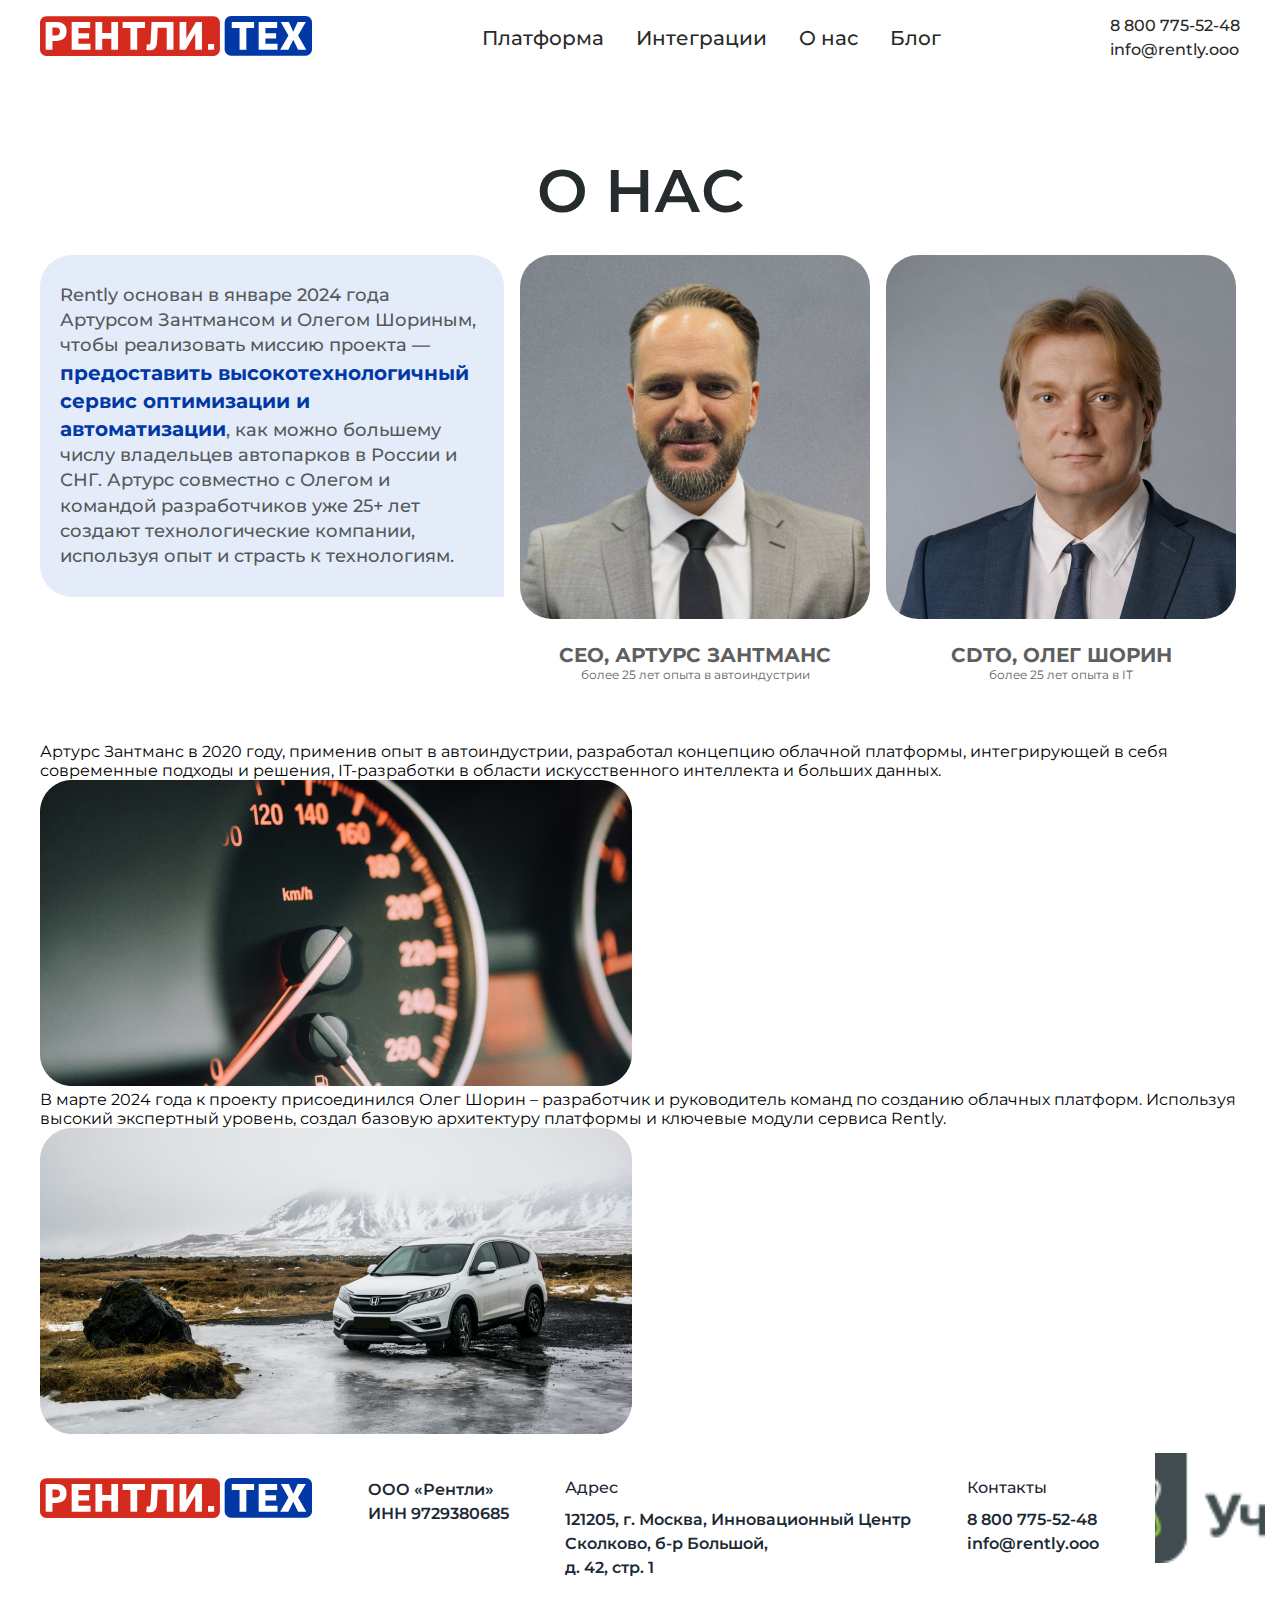
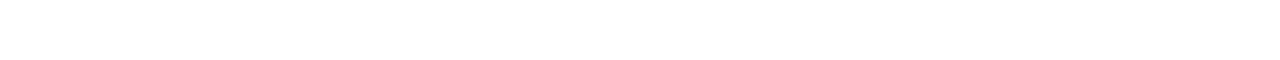
<file: about-us.html>
<!DOCTYPE html>
<html lang="en">
<head>
    <meta charset="UTF-8">
    <title>RENTLY</title>
    <link rel="stylesheet" href="assets/css/style.css">
    <link rel="stylesheet" href="assets/fonts/style.css">
    <meta name="viewport" content="width=device-width, initial-scale=1"/>
    <link type="image/x-icon" href="assets/img/favicon.svg" rel="shortcut icon">
</head>
<body>
<div class="about integrations platform wrapper">
    <div class="container">
        <div class="header">
            <a href="/">
                <svg class="header-logo" width="272" height="40" viewBox="0 0 272 40" fill="none"
                     xmlns="http://www.w3.org/2000/svg">
                    <g clip-path="url(#clip0_47_4)">
                        <path d="M173.497 0.274414H6.40261C2.86655 0.274414 0 3.15615 0 6.71096V33.5638C0 37.1186 2.86655 40.0003 6.40261 40.0003H173.497C177.033 40.0003 179.899 37.1186 179.899 33.5638V6.71096C179.899 3.15615 177.033 0.274414 173.497 0.274414Z"
                              fill="#D52B1E"/>
                        <path d="M265.597 0H191.069C187.532 0 184.666 2.88174 184.666 6.43655V33.2893C184.666 36.8441 187.532 39.7259 191.069 39.7259H265.597C269.133 39.7259 272 36.8441 272 33.2893V6.43655C272 2.88174 269.133 0 265.597 0Z"
                              fill="#0039A6"/>
                        <path d="M12.4419 33.7052H5.70605V6.01992H12.4419V33.7153V33.7052ZM9.54358 19.5021H15.8048C17.0571 19.5021 18.0467 19.1773 18.794 18.5174C19.5414 17.8575 19.915 16.9742 19.915 15.8778V14.9539C19.915 13.8575 19.5414 12.9844 18.794 12.3448C18.0467 11.7052 17.0369 11.3803 15.7644 11.3803H9.54358V6.00977H16.6834C18.6729 6.00977 20.3998 6.3651 21.8843 7.0656C23.3688 7.76611 24.5099 8.77119 25.3077 10.0707C26.1056 11.3702 26.5095 12.893 26.5095 14.6291V16.162C26.5095 17.9184 26.1056 19.4514 25.3077 20.7712C24.5099 22.091 23.3688 23.1062 21.8843 23.8169C20.3998 24.5275 18.6628 24.8829 16.6834 24.8829H9.54358V19.5123V19.5021Z"
                              fill="white"/>
                        <path d="M31.67 6.04028H50.1507V11.8982H38.4059V17.157H49.1004V22.3753H38.4059V27.8677H50.4941V33.7256H31.67V6.04028Z"
                              fill="white"/>
                        <path d="M62.1988 6.01953V16.9434H71.328V6.03984H78.0437V33.7353H71.328V22.8013H62.1988V33.7251H55.4629V6.01953H62.1988Z"
                              fill="white"/>
                        <path d="M104.956 6.04043V11.8983H97.1903V33.7155H90.4343V11.8881H82.6279V6.03027H104.966L104.956 6.04043Z"
                              fill="white"/>
                        <path d="M133.455 33.7051H126.719V11.6746H117.711C117.378 20.2736 117.136 25.3396 116.984 26.8726C116.742 29.2888 116.075 31.1162 114.975 32.365C113.874 33.6035 112.369 34.2431 110.46 34.2634H109.814C108.582 34.2634 107.411 34.1721 106.3 33.9995L106.855 28.2431C107.411 28.3751 108.017 28.436 108.673 28.436C109.743 28.4056 110.349 27.7355 110.501 26.4056C110.763 23.8066 111.117 17.0147 111.551 6.01978H133.465V33.7152L133.455 33.7051Z"
                              fill="white"/>
                        <path d="M146.291 6.01953V22.0094H147.603L144.725 25.0652L156.006 6.02968H161.964V33.7251H155.248V17.9079H154.026L156.682 15.0652L145.614 33.715H139.585V6.01953H146.301H146.291Z"
                              fill="white"/>
                        <path d="M174.103 28.0098V33.7052H168.074L168.094 28.0098H174.103Z" fill="white"/>
                        <path d="M214.094 6.04067V11.8985H206.328V33.7158H199.572V11.8884H191.766V6.03052H214.104L214.094 6.04067Z"
                              fill="white"/>
                        <path d="M218.679 6.04028H237.16V11.8982H225.415V17.157H236.109V22.3753H225.415V27.8677H237.503V33.7256H218.679V6.04028Z"
                              fill="white"/>
                        <path d="M248.894 6.01978L253.135 15.4208H253.368L257.68 6.01978H265.809L258.064 19.5731L266.294 33.7152H258.124L253.347 24.101H253.135L248.349 33.7152H240.179L248.45 19.5731L240.775 6.01978H248.904H248.894Z"
                              fill="white"/>
                    </g>
                    <defs>
                        <clipPath id="clip0_47_4">
                            <rect width="272" height="40" fill="white"/>
                        </clipPath>
                    </defs>
                </svg>
                <svg class="header-logo-mobile" width="80" height="80" viewBox="0 0 80 80" fill="none"
                     xmlns="http://www.w3.org/2000/svg">
                    <path d="M80 40C80 62.0904 62.0904 80 40 80C17.9096 80 0 62.0966 0 40C0 17.9096 17.9096 0 40 0C62.0904 0 80 17.9096 80 40Z"
                          fill="white"/>
                    <path d="M41.6339 60.6803H32.4772V23.2397H41.6339V60.6803ZM37.6892 41.4786H46.1998C47.8957 41.4786 49.25 41.0313 50.2625 40.143C51.2751 39.2547 51.7783 38.0619 51.7783 36.5772V35.3286C51.7783 33.8439 51.2751 32.6636 50.2625 31.8001C49.25 30.9366 47.8771 30.5017 46.1501 30.5017H37.6892V23.2397H47.3925C50.0886 23.2397 52.4492 23.7181 54.462 24.6685C56.4747 25.619 58.0277 26.9732 59.1211 28.7313C60.2144 30.4893 60.7548 32.5393 60.7548 34.8937V36.9686C60.7548 39.3354 60.2082 41.4165 59.1211 43.1932C58.0339 44.976 56.4809 46.3427 54.462 47.3056C52.4492 48.2685 50.0886 48.7468 47.3925 48.7468H37.6892V41.4786Z"
                          fill="#1E4295"/>
                    <path d="M30.8495 23.2642H21.8792V31.1784H30.8495V23.2642Z" fill="#D52E1E"/>
                </svg>

            </a>

            <ul class="nav-menu">
                <li>
                    <a href="platform.html">Платформа</a>
                </li>
                <li>
                    <a href="integrations.html">Интеграции</a>
                </li>
                <li>
                    <a href="about-us.html"> О нас</a>
                </li>
                <li>
                    <a href="blog.html"> Блог</a>
                </li>
            </ul>



            <div class="header-contacts">
                <a href="tel:8 800 775-52-48">8 800 775-52-48</a>
                <a href="mailto:info@rently.ooo">info@rently.ooo</a>
            </div>

            <div class="menu">
                <input type="checkbox" id="burger-checkbox" class="burger-checkbox">
                <label for="burger-checkbox" class="burger"></label>
                <ul class="menu-list">
                    <li><a href="platform.html" class="menu-item">Платформа</a>
                    <li>
                    <li><a href="integrations.html" class="menu-item">Интеграции</a>
                    <li>
                    <li><a href="about-us.html" class="menu-item">О нас</a>
                    <li>
                </ul>
            </div>
        </div>
        <section class="main-screen">

            <div class="main-screen-content">
                <h1>
                    О нас
                </h1>
            </div>
        </section>

        <section class="about-us">
            <section class="join-us">
                <div class="join-us-block">
                    <div class="join-us-item-left bg-blue-10">
                        <p>Rently основан в январе 2024 года Артурсом Зантмансом и Олегом Шориным, чтобы реализовать
                            миссию проекта — <span class="color-blue">предоставить высокотехнологичный сервис оптимизации и автоматизации</span>,
                            как
                            можно большему числу владельцев автопарков в России и СНГ. Артурс совместно с Олегом и
                            командой разработчиков уже 25+ лет создают технологические компании, используя опыт и
                            страсть к технологиям.</p>
                    </div>
                </div>
                <div class="join-us-block join-us-block-right">
                    <div class="join-us-item-right">
                        <img src="assets/img/front-page/join-us-2.png" alt="">
                        <p class="title">CEO, Артурс Зантманс</p>
                        <p>более 25 лет опыта в автоиндустрии</p>
                    </div>
                    <div class="join-us-item-right">
                        <img src="assets/img/front-page/join-us-1.png" alt="">
                        <p class="title">CDTO, Олег Шорин</p>
                        <p>более 25 лет опыта в IT</p>
                    </div>
                </div>
            </section>
            <section class="about-us-content">
                <div class="about-us-item">
                    <div>
                        <p>Артурс Зантманс в 2020 году, применив опыт в автоиндустрии, разработал концепцию облачной
                            платформы, интегрирующей в себя современные подходы и решения, IT-разработки в области
                            искусственного интеллекта и больших данных.</p>
                    </div>
                    <div>
                        <img src="assets/img/about-us-1.png" alt="">
                    </div>
                </div>
                <div class="about-us-item">
                    <div>
                        <p>В марте 2024 года к проекту присоединился Олег Шорин – разработчик и руководитель команд по
                            созданию облачных платформ. Используя высокий экспертный уровень, создал базовую
                            архитектуру платформы и ключевые модули сервиса Rently.</p>
                    </div>
                    <div>
                        <img src="assets/img/about-us-2.png" alt="">
                    </div>
                </div>
            </section>
        </section>


        <section class="footer">
            <a href="/"><img class="footer-main-logo" src="assets/img/logo.svg" alt=""></a>

            <div class="company-details">
                <p>
                    ООО «Рентли» <br>
                    ИНН 9729380685
                </p>
            </div>

            <div class="address">
                <p class="title">
                    Адрес
                </p>
                <p>
                    121205, г. Москва, Инновационный Центр <br> Сколково, б-р Большой, <br>
                    д. 42, стр. 1
                </p>
            </div>
            <div class="contacts">
                <div>
                    <p class="title">
                        Контакты
                    </p>
                    <p>
                        <a href="tel:8 800 775-52-48">8 800 775-52-48</a>
                    </p>
                    <p><a href="mailto:info@rently.ooo">info@rently.ooo</a></p>
                </div>
                <img class="footer-logo-mobile" src="assets/img/front-page/footer-logo.png" alt="">
            </div>
            <img class="footer-logo" src="assets/img/front-page/footer-logo.png" alt="">
        </section>
    </div>
</div>
<script src="assets/js/index.js"></script>
</body>
</html>
</file>
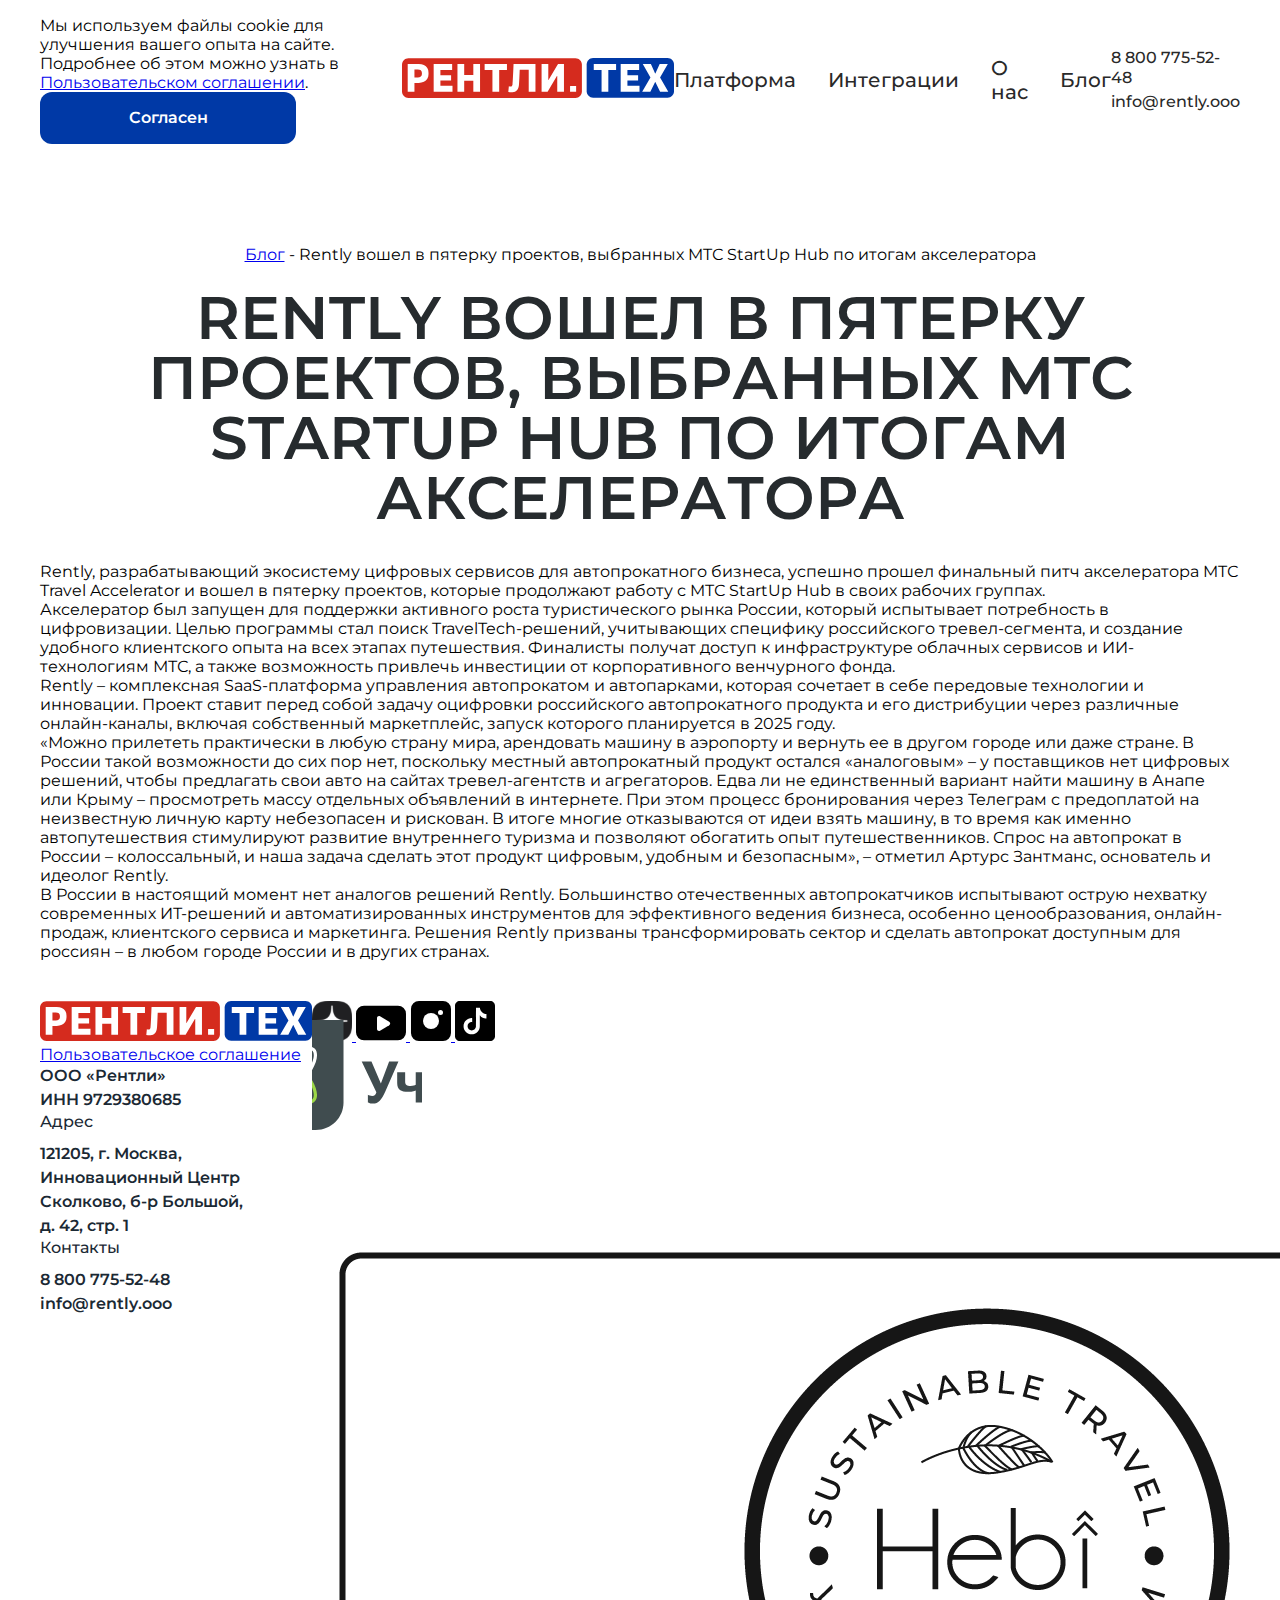
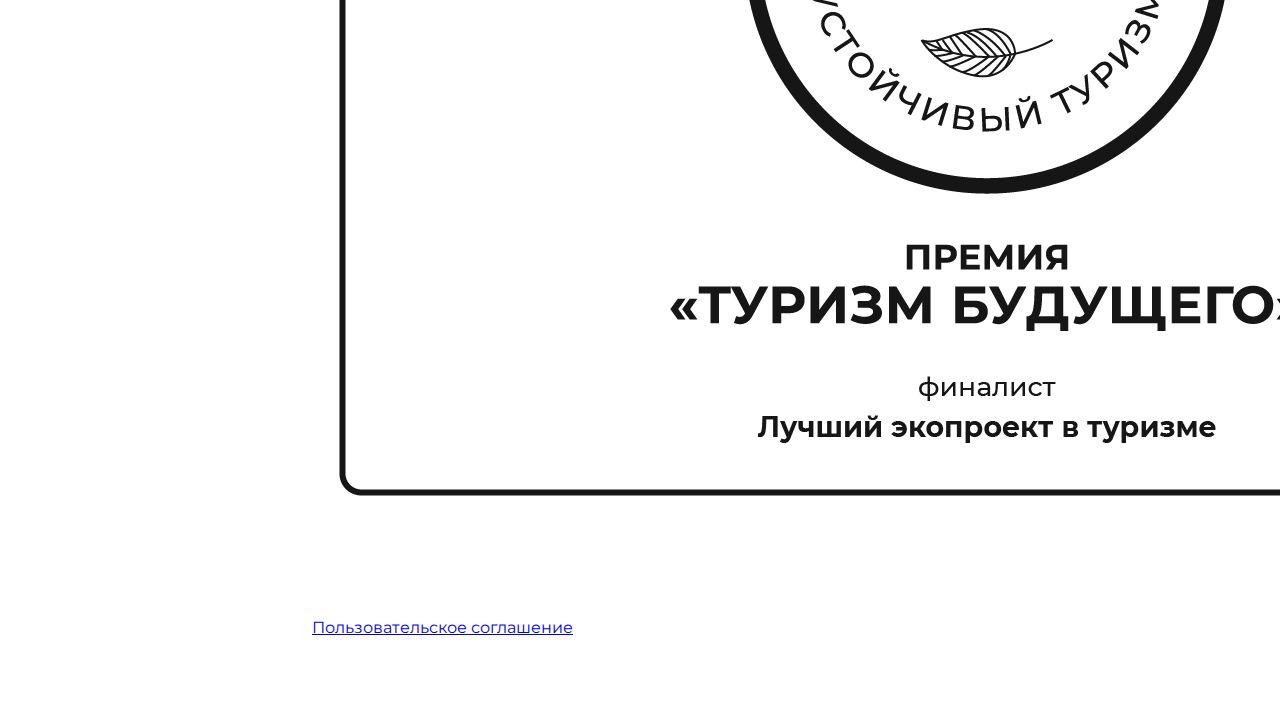
<file: blog-post-1.html>
<!DOCTYPE html>
<html lang="en">
<head>
    <meta charset="UTF-8">
    <title>RENTLY</title>
    <link rel="stylesheet" href="assets/css/style.css">
    <link rel="stylesheet" href="assets/fonts/style.css">
    <meta name="viewport" content="width=device-width, initial-scale=1"/>
    <link type="image/x-icon" href="assets/img/favicon.svg" rel="shortcut icon">
</head>
<body>
<div class="blog-post wrapper">
    <div class="container">
        <div class="header">
            <div id="popup" class="popup">
                <div class="popup-content">
                    <p>Мы используем файлы cookie для улучшения вашего опыта на сайте. Подробнее об этом можно узнать в <a target="_blank" href="assets/docs/policy.pdf">Пользовательском соглашении</a>.</p>
                    <button id="close-popup" class="blue-button content-button">Согласен</button>
                </div>
            </div>

            <a href="/">
                <svg class="header-logo" width="272" height="40" viewBox="0 0 272 40" fill="none"
                     xmlns="http://www.w3.org/2000/svg">
                    <g clip-path="url(#clip0_47_4)">
                        <path d="M173.497 0.274414H6.40261C2.86655 0.274414 0 3.15615 0 6.71096V33.5638C0 37.1186 2.86655 40.0003 6.40261 40.0003H173.497C177.033 40.0003 179.899 37.1186 179.899 33.5638V6.71096C179.899 3.15615 177.033 0.274414 173.497 0.274414Z"
                              fill="#D52B1E"/>
                        <path d="M265.597 0H191.069C187.532 0 184.666 2.88174 184.666 6.43655V33.2893C184.666 36.8441 187.532 39.7259 191.069 39.7259H265.597C269.133 39.7259 272 36.8441 272 33.2893V6.43655C272 2.88174 269.133 0 265.597 0Z"
                              fill="#0039A6"/>
                        <path d="M12.4419 33.7052H5.70605V6.01992H12.4419V33.7153V33.7052ZM9.54358 19.5021H15.8048C17.0571 19.5021 18.0467 19.1773 18.794 18.5174C19.5414 17.8575 19.915 16.9742 19.915 15.8778V14.9539C19.915 13.8575 19.5414 12.9844 18.794 12.3448C18.0467 11.7052 17.0369 11.3803 15.7644 11.3803H9.54358V6.00977H16.6834C18.6729 6.00977 20.3998 6.3651 21.8843 7.0656C23.3688 7.76611 24.5099 8.77119 25.3077 10.0707C26.1056 11.3702 26.5095 12.893 26.5095 14.6291V16.162C26.5095 17.9184 26.1056 19.4514 25.3077 20.7712C24.5099 22.091 23.3688 23.1062 21.8843 23.8169C20.3998 24.5275 18.6628 24.8829 16.6834 24.8829H9.54358V19.5123V19.5021Z"
                              fill="white"/>
                        <path d="M31.67 6.04028H50.1507V11.8982H38.4059V17.157H49.1004V22.3753H38.4059V27.8677H50.4941V33.7256H31.67V6.04028Z"
                              fill="white"/>
                        <path d="M62.1988 6.01953V16.9434H71.328V6.03984H78.0437V33.7353H71.328V22.8013H62.1988V33.7251H55.4629V6.01953H62.1988Z"
                              fill="white"/>
                        <path d="M104.956 6.04043V11.8983H97.1903V33.7155H90.4343V11.8881H82.6279V6.03027H104.966L104.956 6.04043Z"
                              fill="white"/>
                        <path d="M133.455 33.7051H126.719V11.6746H117.711C117.378 20.2736 117.136 25.3396 116.984 26.8726C116.742 29.2888 116.075 31.1162 114.975 32.365C113.874 33.6035 112.369 34.2431 110.46 34.2634H109.814C108.582 34.2634 107.411 34.1721 106.3 33.9995L106.855 28.2431C107.411 28.3751 108.017 28.436 108.673 28.436C109.743 28.4056 110.349 27.7355 110.501 26.4056C110.763 23.8066 111.117 17.0147 111.551 6.01978H133.465V33.7152L133.455 33.7051Z"
                              fill="white"/>
                        <path d="M146.291 6.01953V22.0094H147.603L144.725 25.0652L156.006 6.02968H161.964V33.7251H155.248V17.9079H154.026L156.682 15.0652L145.614 33.715H139.585V6.01953H146.301H146.291Z"
                              fill="white"/>
                        <path d="M174.103 28.0098V33.7052H168.074L168.094 28.0098H174.103Z" fill="white"/>
                        <path d="M214.094 6.04067V11.8985H206.328V33.7158H199.572V11.8884H191.766V6.03052H214.104L214.094 6.04067Z"
                              fill="white"/>
                        <path d="M218.679 6.04028H237.16V11.8982H225.415V17.157H236.109V22.3753H225.415V27.8677H237.503V33.7256H218.679V6.04028Z"
                              fill="white"/>
                        <path d="M248.894 6.01978L253.135 15.4208H253.368L257.68 6.01978H265.809L258.064 19.5731L266.294 33.7152H258.124L253.347 24.101H253.135L248.349 33.7152H240.179L248.45 19.5731L240.775 6.01978H248.904H248.894Z"
                              fill="white"/>
                    </g>
                    <defs>
                        <clipPath id="clip0_47_4">
                            <rect width="272" height="40" fill="white"/>
                        </clipPath>
                    </defs>
                </svg>
                <svg class="header-logo-mobile" width="80" height="80" viewBox="0 0 80 80" fill="none"
                     xmlns="http://www.w3.org/2000/svg">
                    <path d="M80 40C80 62.0904 62.0904 80 40 80C17.9096 80 0 62.0966 0 40C0 17.9096 17.9096 0 40 0C62.0904 0 80 17.9096 80 40Z"
                          fill="white"/>
                    <path d="M41.6339 60.6803H32.4772V23.2397H41.6339V60.6803ZM37.6892 41.4786H46.1998C47.8957 41.4786 49.25 41.0313 50.2625 40.143C51.2751 39.2547 51.7783 38.0619 51.7783 36.5772V35.3286C51.7783 33.8439 51.2751 32.6636 50.2625 31.8001C49.25 30.9366 47.8771 30.5017 46.1501 30.5017H37.6892V23.2397H47.3925C50.0886 23.2397 52.4492 23.7181 54.462 24.6685C56.4747 25.619 58.0277 26.9732 59.1211 28.7313C60.2144 30.4893 60.7548 32.5393 60.7548 34.8937V36.9686C60.7548 39.3354 60.2082 41.4165 59.1211 43.1932C58.0339 44.976 56.4809 46.3427 54.462 47.3056C52.4492 48.2685 50.0886 48.7468 47.3925 48.7468H37.6892V41.4786Z"
                          fill="#1E4295"/>
                    <path d="M30.8495 23.2642H21.8792V31.1784H30.8495V23.2642Z" fill="#D52E1E"/>
                </svg>

            </a>

            <ul class="nav-menu">
                <li>
                    <a href="platform.html">Платформа</a>
                </li>
                <li>
                    <a href="integrations.html">Интеграции</a>
                </li>
                <li>
                    <a href="about-us.html"> О нас</a>
                </li>
                <li>
                    <a href="blog.html"> Блог</a>
                </li>
            </ul>


            <div class="header-contacts">
                <a href="tel:8 800 775-52-48">8 800 775-52-48</a>
                <a href="mailto:info@rently.ooo">info@rently.ooo</a>
            </div>

            <div class="menu">
                <input type="checkbox" id="burger-checkbox" class="burger-checkbox">
                <label for="burger-checkbox" class="burger"></label>
                <ul class="menu-list">
                    <li><a href="platform.html" class="menu-item">Платформа</a>
                    <li>
                    <li><a href="integrations.html" class="menu-item">Интеграции</a>
                    <li>
                    <li><a href="about-us.html" class="menu-item">О нас</a>
                    <li>
                </ul>
            </div>
        </div>

        <div class="container">
            <section class="main-screen">
                <div class="main-screen-content">
                    <div class="bread-crumbs">
                        <a href="blog.html">Блог</a> - <span>Rently вошел в пятерку проектов, выбранных MTС StartUp Hub по итогам акселератора</span>
                    </div>
                    <h1>
                        Rently вошел в пятерку проектов, выбранных MTС StartUp Hub по итогам акселератора
                    </h1>
                </div>
            </section>

            <section class="blog-post-content">
                <p>
                    Rently, разрабатывающий экосистему цифровых сервисов для автопрокатного бизнеса, успешно прошел финальный питч акселератора MTС Travel Accelerator и вошел в пятерку проектов, которые продолжают работу с MTС StartUp Hub в своих рабочих группах.
                </p>

                <p>
                    Акселератор был запущен для поддержки активного роста туристического рынка России, который испытывает потребность в цифровизации. Целью программы стал поиск TravelTech-решений, учитывающих специфику российского тревел-сегмента, и создание удобного клиентского опыта на всех этапах путешествия. Финалисты получат доступ к инфраструктуре облачных сервисов и ИИ-технологиям МТС, а также возможность привлечь инвестиции от корпоративного венчурного фонда.
                </p>

                <p>
                    Rently – комплексная SaaS-платформа управления автопрокатом и автопарками, которая сочетает в себе передовые технологии и инновации. Проект ставит перед собой задачу оцифровки российского автопрокатного продукта и его дистрибуции через различные онлайн-каналы, включая собственный маркетплейс, запуск которого планируется в 2025 году.
                </p>

                <p>
                    «Можно прилететь практически в любую страну мира, арендовать машину в аэропорту и вернуть ее в другом городе или даже стране. В России такой возможности до сих пор нет, поскольку местный автопрокатный продукт остался «аналоговым» – у поставщиков нет цифровых решений, чтобы предлагать свои авто на сайтах тревел-агентств и агрегаторов. Едва ли не единственный вариант найти машину в Анапе или Крыму – просмотреть массу отдельных объявлений в интернете. При этом процесс бронирования через Телеграм с предоплатой на неизвестную личную карту небезопасен и рискован. В итоге многие отказываются от идеи взять машину, в то время как именно автопутешествия стимулируют развитие внутреннего туризма и позволяют обогатить опыт путешественников. Спрос на автопрокат в России – колоссальный, и наша задача сделать этот продукт цифровым, удобным и безопасным», – отметил Артурс Зантманс, основатель и идеолог Rently.
                </p>

                <p>
                    В России в настоящий момент нет аналогов решений Rently. Большинство отечественных автопрокатчиков испытывают острую нехватку современных ИТ-решений и автоматизированных инструментов для эффективного ведения бизнеса, особенно ценообразования, онлайн-продаж, клиентского сервиса и маркетинга. Решения Rently призваны трансформировать сектор и сделать автопрокат доступным для россиян – в любом городе России и в других странах.
                </p>

                <!-- Верстка из макета Figma -->
                <!--                <p class="description">-->
                <!--                    Смазочные материалы Real гарантируют надежную защиту и стабильную работу двигателя и узлов-->
                <!--                    трансмиссии при соблюдении двух условий:-->
                <!--                </p>-->
                <!--                <div class="blog-post-blocks">-->
                <!--                    <div class="blog-post-block">-->
                <!--                        <ul>-->
                <!--                            <li>-->
                <!--                                смазочные материалы подобраны в соответствии с требованиями и спецификациями-->
                <!--                                оригинального поставщика оборудования (автопроизводителя) и требуемым автопроизводителем-->
                <!--                                уровнем свойств по классификациям ACEA/API/ILSAC/SAE-->
                <!--                            </li>-->
                <!--                            <li>-->
                <!--                                автомобиль и все его системы исправны, технические условия эксплуатации соблюдаются,-->
                <!--                                техническое обслуживание проводится вовремя согласно руководству по эксплуатации,-->
                <!--                                интервалы замены смазочных материалов соответствуют требованиям автопроизводителя с-->
                <!--                                учетом тяжелых условий-->
                <!--                            </li>-->
                <!--                        </ul>-->
                <!--                    </div>-->
                <!--                    <div class="blog-post-block">-->
                <!--                        <img src="assets/img/blog-post-image-one.png" alt="image">-->
                <!--                    </div>-->
                <!--                </div>-->
                <!--                <div class="blog-post-blocks">-->
                <!--                    <div class="blog-post-block">-->
                <!--                        <ul>-->
                <!--                            <li>-->
                <!--                                Real возместит ущерб на ремонт и замену узлов ДВС и трансмиссии в 100% объеме, если они-->
                <!--                                выйдут из строя по причине использования моторного или трансмиссионного масла Real-->
                <!--                            </li>-->
                <!--                            <li>-->
                <!--                                Заключение о причинах поломки автомобиля будет принимать независимый технический эксперт-->
                <!--                                на основе результатов независимой экспертизы, проведенной сертифицированной лабораторией-->
                <!--                            </li>-->
                <!--                            <li>-->
                <!--                                Real оставляет за собой право на проведение повторной независимой экспертизы-->
                <!--                            </li>-->
                <!--                        </ul>-->
                <!--                        <p class="hint">Гарантия не распространяется на узлы и агрегаты, не задействованные в системе смазки силового-->
                <!--                            агрегата и узлы, в которых не используется смазочный материал.</p>-->
                <!--                    </div>-->
                <!--                    <div class="blog-post-block">-->
                <!--                        <img src="assets/img/blog-post-image-second.png" alt="image">-->
                <!--                    </div>-->
                <!--                </div>-->
            </section>

        </div>

        <section class="footer">
            <div class="footer-group">
                <div class="footer-policy">
                    <a href="/"><img class="footer-main-logo" src="assets/img/logo.svg" alt=""></a>
                    <a class="policy" href="assets/docs/policy.pdf">Пользовательское соглашение</a>
                </div>

                <div class="company-details">
                    <p>
                        ООО «Рентли» <br>
                        ИНН 9729380685
                    </p>
                </div>
                <div class="address">
                    <p class="title">
                        Адрес
                    </p>
                    <p>
                        121205, г. Москва, Инновационный Центр <br> Сколково, б-р Большой, <br>
                        д. 42, стр. 1
                    </p>
                </div>
                <div class="contacts">
                    <div>
                        <p class="title">
                            Контакты
                        </p>
                        <p>
                            <a href="tel:8 800 775-52-48">8 800 775-52-48</a>
                        </p>
                        <p><a href="mailto:info@rently.ooo">info@rently.ooo</a></p>
                    </div>
                    <img class="footer-logo-mobile" src="assets/img/front-page/footer-logo.png" alt="">
                </div>
            </div>
            <div class="footer-group">
                <div class="footer-group-item social">
                    <a target="_blank" href="https://dzen.ru/rently">
                        <img src="assets/img/front-page/dzen.svg" alt="">
                    </a>
                    <a target="_blank" href="https://youtube.com/@arturszantmans">
                        <img src="assets/img/front-page/youtube.svg" alt="">
                    </a>
                    <a target="_blank" href="https://www.instagram.com/rently.tech1">
                        <img src="assets/img/front-page/insta.svg" alt="">
                    </a>
                    <a target="_blank" href="https://www.tiktok.com/@rently.tech">
                        <img src="assets/img/front-page/tiktok.svg  " alt="">
                    </a>
                </div>
                <div class="footer-group-item">
                    <img class="footer-logo" src="assets/img/front-page/footer-logo.svg" alt="">
                    <img class="tourism" src="assets/img/front-page/tourism.png" alt="">
                </div>
                <a class="policy policy-mobile" href="assets/docs/policy.pdf">Пользовательское соглашение</a>
            </div>
        </section>
    </div>
</div>
<script src="assets/js/index.js"></script>
</body>
</html>
</file>
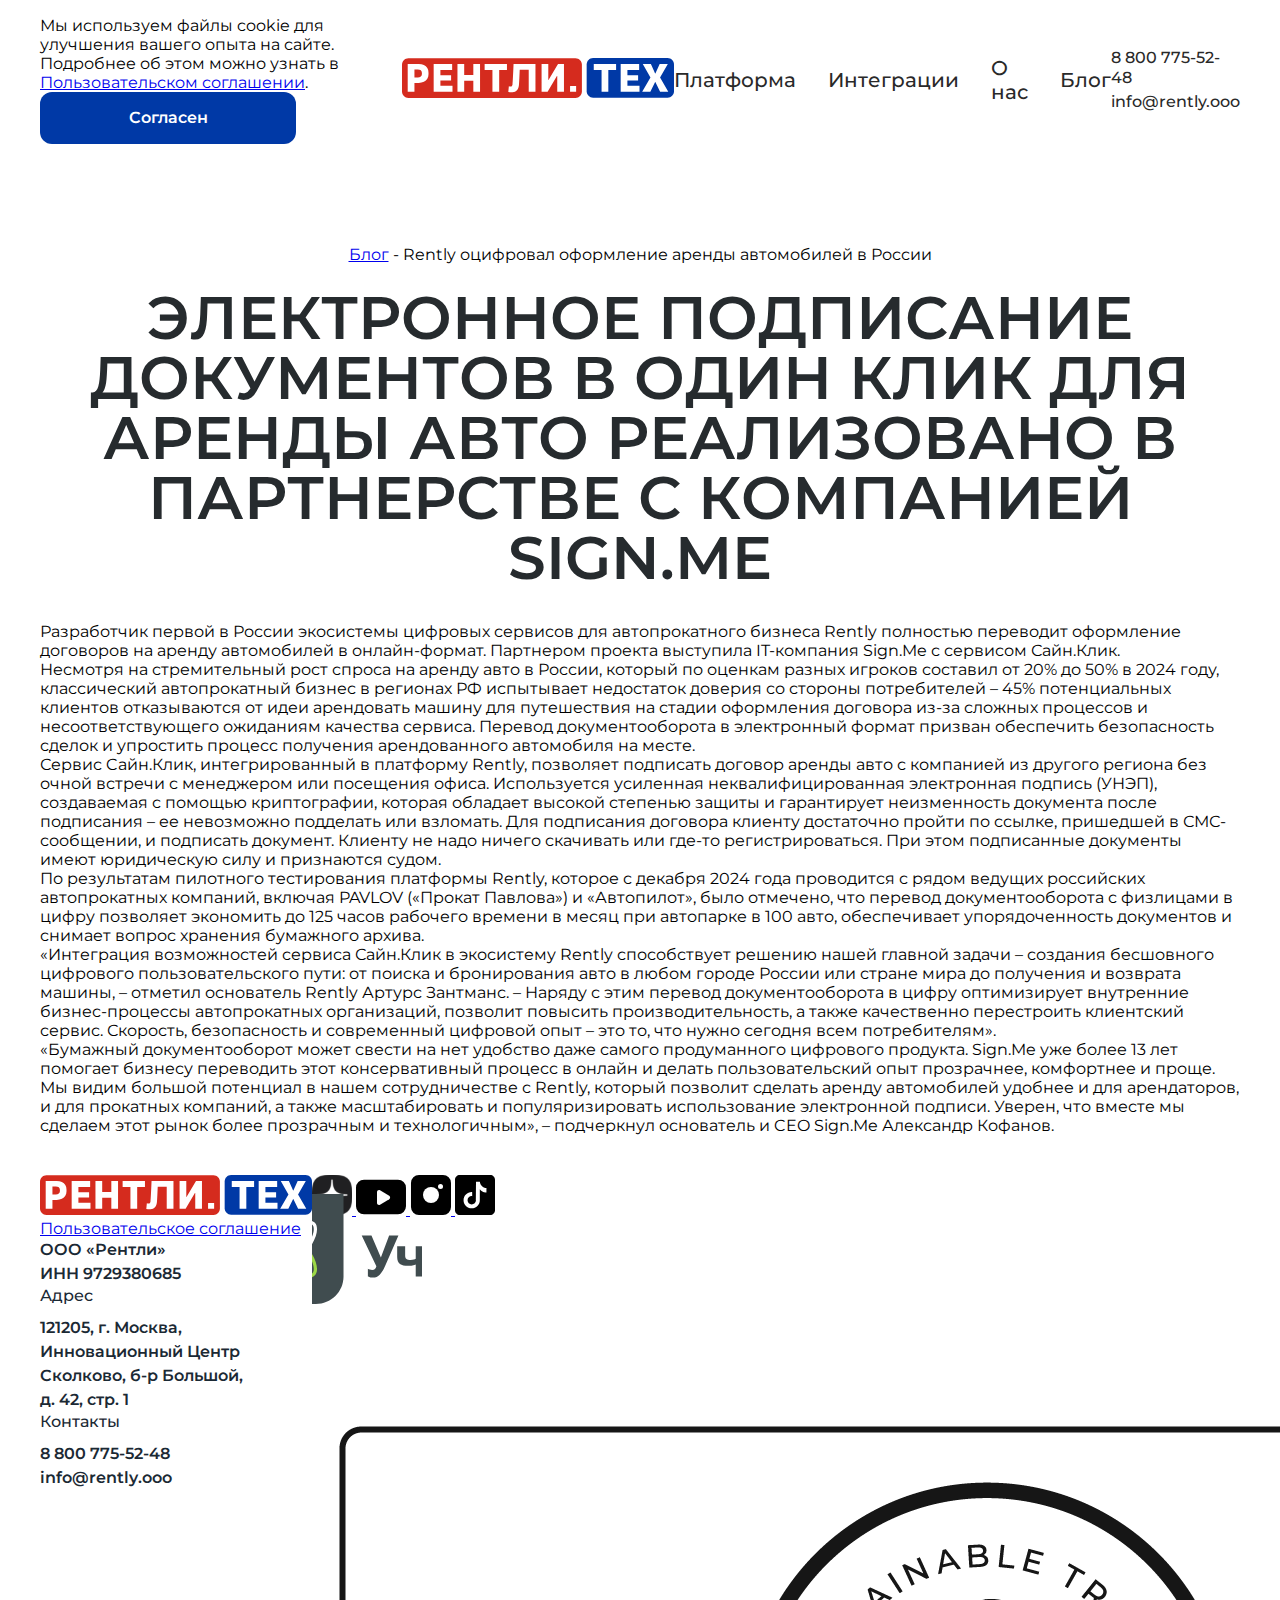
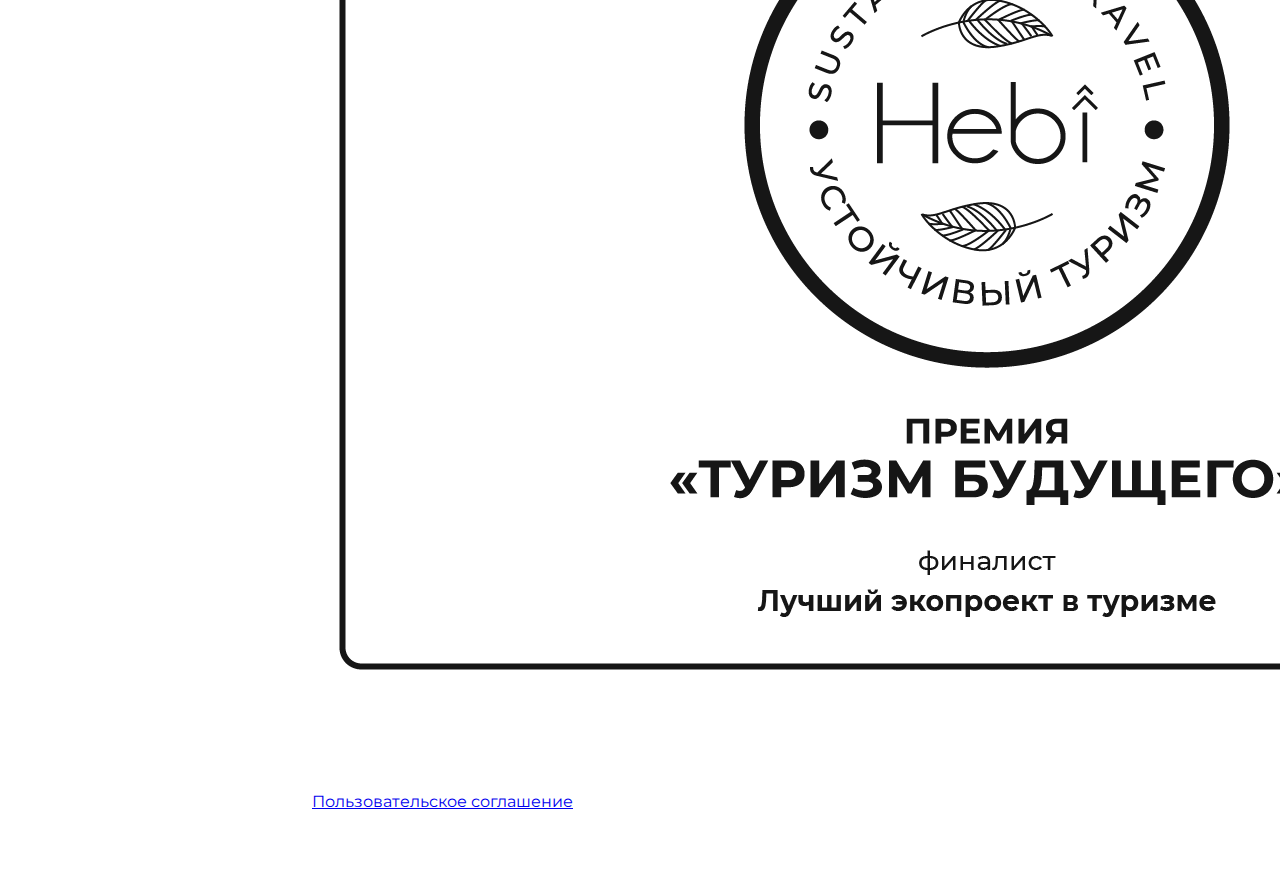
<file: blog-post-2.html>
<!DOCTYPE html>
<html lang="en">
<head>
    <meta charset="UTF-8">
    <title>RENTLY</title>
    <link rel="stylesheet" href="assets/css/style.css">
    <link rel="stylesheet" href="assets/fonts/style.css">
    <meta name="viewport" content="width=device-width, initial-scale=1"/>
    <link type="image/x-icon" href="assets/img/favicon.svg" rel="shortcut icon">
</head>
<body>
<div class="blog-post wrapper">
    <div class="container">
        <div class="header">
            <div id="popup" class="popup">
                <div class="popup-content">
                    <p>Мы используем файлы cookie для улучшения вашего опыта на сайте. Подробнее об этом можно узнать в <a target="_blank" href="assets/docs/policy.pdf">Пользовательском соглашении</a>.</p>
                    <button id="close-popup" class="blue-button content-button">Согласен</button>
                </div>
            </div>

            <a href="/">
                <svg class="header-logo" width="272" height="40" viewBox="0 0 272 40" fill="none"
                     xmlns="http://www.w3.org/2000/svg">
                    <g clip-path="url(#clip0_47_4)">
                        <path d="M173.497 0.274414H6.40261C2.86655 0.274414 0 3.15615 0 6.71096V33.5638C0 37.1186 2.86655 40.0003 6.40261 40.0003H173.497C177.033 40.0003 179.899 37.1186 179.899 33.5638V6.71096C179.899 3.15615 177.033 0.274414 173.497 0.274414Z"
                              fill="#D52B1E"/>
                        <path d="M265.597 0H191.069C187.532 0 184.666 2.88174 184.666 6.43655V33.2893C184.666 36.8441 187.532 39.7259 191.069 39.7259H265.597C269.133 39.7259 272 36.8441 272 33.2893V6.43655C272 2.88174 269.133 0 265.597 0Z"
                              fill="#0039A6"/>
                        <path d="M12.4419 33.7052H5.70605V6.01992H12.4419V33.7153V33.7052ZM9.54358 19.5021H15.8048C17.0571 19.5021 18.0467 19.1773 18.794 18.5174C19.5414 17.8575 19.915 16.9742 19.915 15.8778V14.9539C19.915 13.8575 19.5414 12.9844 18.794 12.3448C18.0467 11.7052 17.0369 11.3803 15.7644 11.3803H9.54358V6.00977H16.6834C18.6729 6.00977 20.3998 6.3651 21.8843 7.0656C23.3688 7.76611 24.5099 8.77119 25.3077 10.0707C26.1056 11.3702 26.5095 12.893 26.5095 14.6291V16.162C26.5095 17.9184 26.1056 19.4514 25.3077 20.7712C24.5099 22.091 23.3688 23.1062 21.8843 23.8169C20.3998 24.5275 18.6628 24.8829 16.6834 24.8829H9.54358V19.5123V19.5021Z"
                              fill="white"/>
                        <path d="M31.67 6.04028H50.1507V11.8982H38.4059V17.157H49.1004V22.3753H38.4059V27.8677H50.4941V33.7256H31.67V6.04028Z"
                              fill="white"/>
                        <path d="M62.1988 6.01953V16.9434H71.328V6.03984H78.0437V33.7353H71.328V22.8013H62.1988V33.7251H55.4629V6.01953H62.1988Z"
                              fill="white"/>
                        <path d="M104.956 6.04043V11.8983H97.1903V33.7155H90.4343V11.8881H82.6279V6.03027H104.966L104.956 6.04043Z"
                              fill="white"/>
                        <path d="M133.455 33.7051H126.719V11.6746H117.711C117.378 20.2736 117.136 25.3396 116.984 26.8726C116.742 29.2888 116.075 31.1162 114.975 32.365C113.874 33.6035 112.369 34.2431 110.46 34.2634H109.814C108.582 34.2634 107.411 34.1721 106.3 33.9995L106.855 28.2431C107.411 28.3751 108.017 28.436 108.673 28.436C109.743 28.4056 110.349 27.7355 110.501 26.4056C110.763 23.8066 111.117 17.0147 111.551 6.01978H133.465V33.7152L133.455 33.7051Z"
                              fill="white"/>
                        <path d="M146.291 6.01953V22.0094H147.603L144.725 25.0652L156.006 6.02968H161.964V33.7251H155.248V17.9079H154.026L156.682 15.0652L145.614 33.715H139.585V6.01953H146.301H146.291Z"
                              fill="white"/>
                        <path d="M174.103 28.0098V33.7052H168.074L168.094 28.0098H174.103Z" fill="white"/>
                        <path d="M214.094 6.04067V11.8985H206.328V33.7158H199.572V11.8884H191.766V6.03052H214.104L214.094 6.04067Z"
                              fill="white"/>
                        <path d="M218.679 6.04028H237.16V11.8982H225.415V17.157H236.109V22.3753H225.415V27.8677H237.503V33.7256H218.679V6.04028Z"
                              fill="white"/>
                        <path d="M248.894 6.01978L253.135 15.4208H253.368L257.68 6.01978H265.809L258.064 19.5731L266.294 33.7152H258.124L253.347 24.101H253.135L248.349 33.7152H240.179L248.45 19.5731L240.775 6.01978H248.904H248.894Z"
                              fill="white"/>
                    </g>
                    <defs>
                        <clipPath id="clip0_47_4">
                            <rect width="272" height="40" fill="white"/>
                        </clipPath>
                    </defs>
                </svg>
                <svg class="header-logo-mobile" width="80" height="80" viewBox="0 0 80 80" fill="none"
                     xmlns="http://www.w3.org/2000/svg">
                    <path d="M80 40C80 62.0904 62.0904 80 40 80C17.9096 80 0 62.0966 0 40C0 17.9096 17.9096 0 40 0C62.0904 0 80 17.9096 80 40Z"
                          fill="white"/>
                    <path d="M41.6339 60.6803H32.4772V23.2397H41.6339V60.6803ZM37.6892 41.4786H46.1998C47.8957 41.4786 49.25 41.0313 50.2625 40.143C51.2751 39.2547 51.7783 38.0619 51.7783 36.5772V35.3286C51.7783 33.8439 51.2751 32.6636 50.2625 31.8001C49.25 30.9366 47.8771 30.5017 46.1501 30.5017H37.6892V23.2397H47.3925C50.0886 23.2397 52.4492 23.7181 54.462 24.6685C56.4747 25.619 58.0277 26.9732 59.1211 28.7313C60.2144 30.4893 60.7548 32.5393 60.7548 34.8937V36.9686C60.7548 39.3354 60.2082 41.4165 59.1211 43.1932C58.0339 44.976 56.4809 46.3427 54.462 47.3056C52.4492 48.2685 50.0886 48.7468 47.3925 48.7468H37.6892V41.4786Z"
                          fill="#1E4295"/>
                    <path d="M30.8495 23.2642H21.8792V31.1784H30.8495V23.2642Z" fill="#D52E1E"/>
                </svg>

            </a>

            <ul class="nav-menu">
                <li>
                    <a href="platform.html">Платформа</a>
                </li>
                <li>
                    <a href="integrations.html">Интеграции</a>
                </li>
                <li>
                    <a href="about-us.html">О нас</a>
                </li>
                <li>
                    <a href="blog.html">Блог</a>
                </li>
            </ul>


            <div class="header-contacts">
                <a href="tel:8 800 775-52-48">8 800 775-52-48</a>
                <a href="mailto:info@rently.ooo">info@rently.ooo</a>
            </div>

            <div class="menu">
                <input type="checkbox" id="burger-checkbox" class="burger-checkbox">
                <label for="burger-checkbox" class="burger"></label>
                <ul class="menu-list">
                    <li><a href="platform.html" class="menu-item">Платформа</a>
                    <li>
                    <li><a href="integrations.html" class="menu-item">Интеграции</a>
                    <li>
                    <li><a href="about-us.html" class="menu-item">О нас</a>
                    <li>
                    <li><a href="blog.html" class="menu-item">Блог</a>
                    <li>
                </ul>
            </div>
        </div>

        <div class="container">
            <section class="main-screen">
                <div class="main-screen-content">
                    <div class="bread-crumbs">
                        <a href="blog.html">Блог</a> - <span>Rently оцифровал оформление аренды автомобилей в России</span>
                    </div>
                    <h1>
                        Электронное подписание документов в один клик для аренды авто реализовано в партнерстве с компанией Sign.Me
                    </h1>
                </div>
            </section>

            <section class="blog-post-content">
                <p>
                    Разработчик первой в России экосистемы цифровых сервисов для автопрокатного бизнеса Rently полностью переводит оформление договоров на аренду автомобилей в онлайн-формат. Партнером проекта выступила IT-компания Sign.Me с сервисом Сайн.Клик.
                </p>

                <p>
                    Несмотря на стремительный рост спроса на аренду авто в России, который по оценкам разных игроков составил от 20% до 50% в 2024 году, классический автопрокатный бизнес в регионах РФ испытывает недостаток доверия со стороны потребителей – 45% потенциальных клиентов отказываются от идеи арендовать машину для путешествия на стадии оформления договора из-за сложных процессов и несоответствующего ожиданиям качества сервиса. Перевод документооборота в электронный формат призван обеспечить безопасность сделок и упростить процесс получения арендованного автомобиля на месте.
                </p>

                <p>
                    Сервис Cайн.Клик, интегрированный в платформу Rently, позволяет подписать договор аренды авто с компанией из другого региона без очной встречи с менеджером или посещения офиса. Используется усиленная неквалифицированная электронная подпись (УНЭП), создаваемая с помощью криптографии, которая обладает высокой степенью защиты и гарантирует неизменность документа после подписания – ее невозможно подделать или взломать. Для подписания договора клиенту достаточно пройти по ссылке, пришедшей в СМС-сообщении, и подписать документ. Клиенту не надо ничего скачивать или где-то регистрироваться. При этом подписанные документы имеют юридическую силу и признаются судом.
                </p>

                <p>
                    По результатам пилотного тестирования платформы Rently, которое с декабря 2024 года проводится с рядом ведущих российских автопрокатных компаний, включая PAVLOV («Прокат Павлова») и «Автопилот», было отмечено, что перевод документооборота с физлицами в цифру позволяет экономить до 125 часов рабочего времени в месяц при автопарке в 100 авто, обеспечивает упорядоченность документов и снимает вопрос хранения бумажного архива.
                </p>

                <p>
                    «Интеграция возможностей сервиса Сайн.Клик в экосистему Rently способствует решению нашей главной задачи – создания бесшовного цифрового пользовательского пути: от поиска и бронирования авто в любом городе России или стране мира до получения и возврата машины, – отметил основатель Rently Артурс Зантманс. – Наряду с этим перевод документооборота в цифру оптимизирует внутренние бизнес-процессы автопрокатных организаций, позволит повысить производительность, а также качественно перестроить клиентский сервис. Скорость, безопасность и современный цифровой опыт – это то, что нужно сегодня всем потребителям».
                </p>

                <p>
                    «Бумажный документооборот может свести на нет удобство даже самого продуманного цифрового продукта. Sign.Me уже более 13 лет помогает бизнесу переводить этот консервативный процесс в онлайн и делать пользовательский опыт прозрачнее, комфортнее и проще. Мы видим большой потенциал в нашем сотрудничестве с Rently, который позволит сделать аренду автомобилей удобнее и для арендаторов, и для прокатных компаний, а также масштабировать и популяризировать использование электронной подписи. Уверен, что вместе мы сделаем этот рынок более прозрачным и технологичным», – подчеркнул основатель и CEO Sign.Me Александр Кофанов.
                </p>
                <!-- Верстка из макета Figma -->
                <!--                <p class="description">-->
                <!--                    Смазочные материалы Real гарантируют надежную защиту и стабильную работу двигателя и узлов-->
                <!--                    трансмиссии при соблюдении двух условий:-->
                <!--                </p>-->
                <!--                <div class="blog-post-blocks">-->
                <!--                    <div class="blog-post-block">-->
                <!--                        <ul>-->
                <!--                            <li>-->
                <!--                                смазочные материалы подобраны в соответствии с требованиями и спецификациями-->
                <!--                                оригинального поставщика оборудования (автопроизводителя) и требуемым автопроизводителем-->
                <!--                                уровнем свойств по классификациям ACEA/API/ILSAC/SAE-->
                <!--                            </li>-->
                <!--                            <li>-->
                <!--                                автомобиль и все его системы исправны, технические условия эксплуатации соблюдаются,-->
                <!--                                техническое обслуживание проводится вовремя согласно руководству по эксплуатации,-->
                <!--                                интервалы замены смазочных материалов соответствуют требованиям автопроизводителя с-->
                <!--                                учетом тяжелых условий-->
                <!--                            </li>-->
                <!--                        </ul>-->
                <!--                    </div>-->
                <!--                    <div class="blog-post-block">-->
                <!--                        <img src="assets/img/blog-post-image-one.png" alt="image">-->
                <!--                    </div>-->
                <!--                </div>-->
                <!--                <div class="blog-post-blocks">-->
                <!--                    <div class="blog-post-block">-->
                <!--                        <ul>-->
                <!--                            <li>-->
                <!--                                Real возместит ущерб на ремонт и замену узлов ДВС и трансмиссии в 100% объеме, если они-->
                <!--                                выйдут из строя по причине использования моторного или трансмиссионного масла Real-->
                <!--                            </li>-->
                <!--                            <li>-->
                <!--                                Заключение о причинах поломки автомобиля будет принимать независимый технический эксперт-->
                <!--                                на основе результатов независимой экспертизы, проведенной сертифицированной лабораторией-->
                <!--                            </li>-->
                <!--                            <li>-->
                <!--                                Real оставляет за собой право на проведение повторной независимой экспертизы-->
                <!--                            </li>-->
                <!--                        </ul>-->
                <!--                        <p class="hint">Гарантия не распространяется на узлы и агрегаты, не задействованные в системе смазки силового-->
                <!--                            агрегата и узлы, в которых не используется смазочный материал.</p>-->
                <!--                    </div>-->
                <!--                    <div class="blog-post-block">-->
                <!--                        <img src="assets/img/blog-post-image-second.png" alt="image">-->
                <!--                    </div>-->
                <!--                </div>-->
            </section>

        </div>

        <section class="footer">
            <div class="footer-group">
                <div class="footer-policy">
                    <a href="/"><img class="footer-main-logo" src="assets/img/logo.svg" alt=""></a>
                    <a class="policy" href="assets/docs/policy.pdf">Пользовательское соглашение</a>
                </div>

                <div class="company-details">
                    <p>
                        ООО «Рентли» <br>
                        ИНН 9729380685
                    </p>
                </div>
                <div class="address">
                    <p class="title">
                        Адрес
                    </p>
                    <p>
                        121205, г. Москва, Инновационный Центр <br> Сколково, б-р Большой, <br>
                        д. 42, стр. 1
                    </p>
                </div>
                <div class="contacts">
                    <div>
                        <p class="title">
                            Контакты
                        </p>
                        <p>
                            <a href="tel:8 800 775-52-48">8 800 775-52-48</a>
                        </p>
                        <p><a href="mailto:info@rently.ooo">info@rently.ooo</a></p>
                    </div>
                    <img class="footer-logo-mobile" src="assets/img/front-page/footer-logo.png" alt="">
                </div>
            </div>
            <div class="footer-group">
                <div class="footer-group-item social">
                    <a target="_blank" href="https://dzen.ru/rently">
                        <img src="assets/img/front-page/dzen.svg" alt="">
                    </a>
                    <a target="_blank" href="https://youtube.com/@arturszantmans">
                        <img src="assets/img/front-page/youtube.svg" alt="">
                    </a>
                    <a target="_blank" href="https://www.instagram.com/rently.tech1">
                        <img src="assets/img/front-page/insta.svg" alt="">
                    </a>
                    <a target="_blank" href="https://www.tiktok.com/@rently.tech">
                        <img src="assets/img/front-page/tiktok.svg  " alt="">
                    </a>
                </div>
                <div class="footer-group-item">
                    <img class="footer-logo" src="assets/img/front-page/footer-logo.svg" alt="">
                    <img class="tourism" src="assets/img/front-page/tourism.png" alt="">
                </div>
                <a class="policy policy-mobile" href="assets/docs/policy.pdf">Пользовательское соглашение</a>
            </div>
        </section>
    </div>
</div>
<script src="assets/js/index.js"></script>
</body>
</html>
</file>
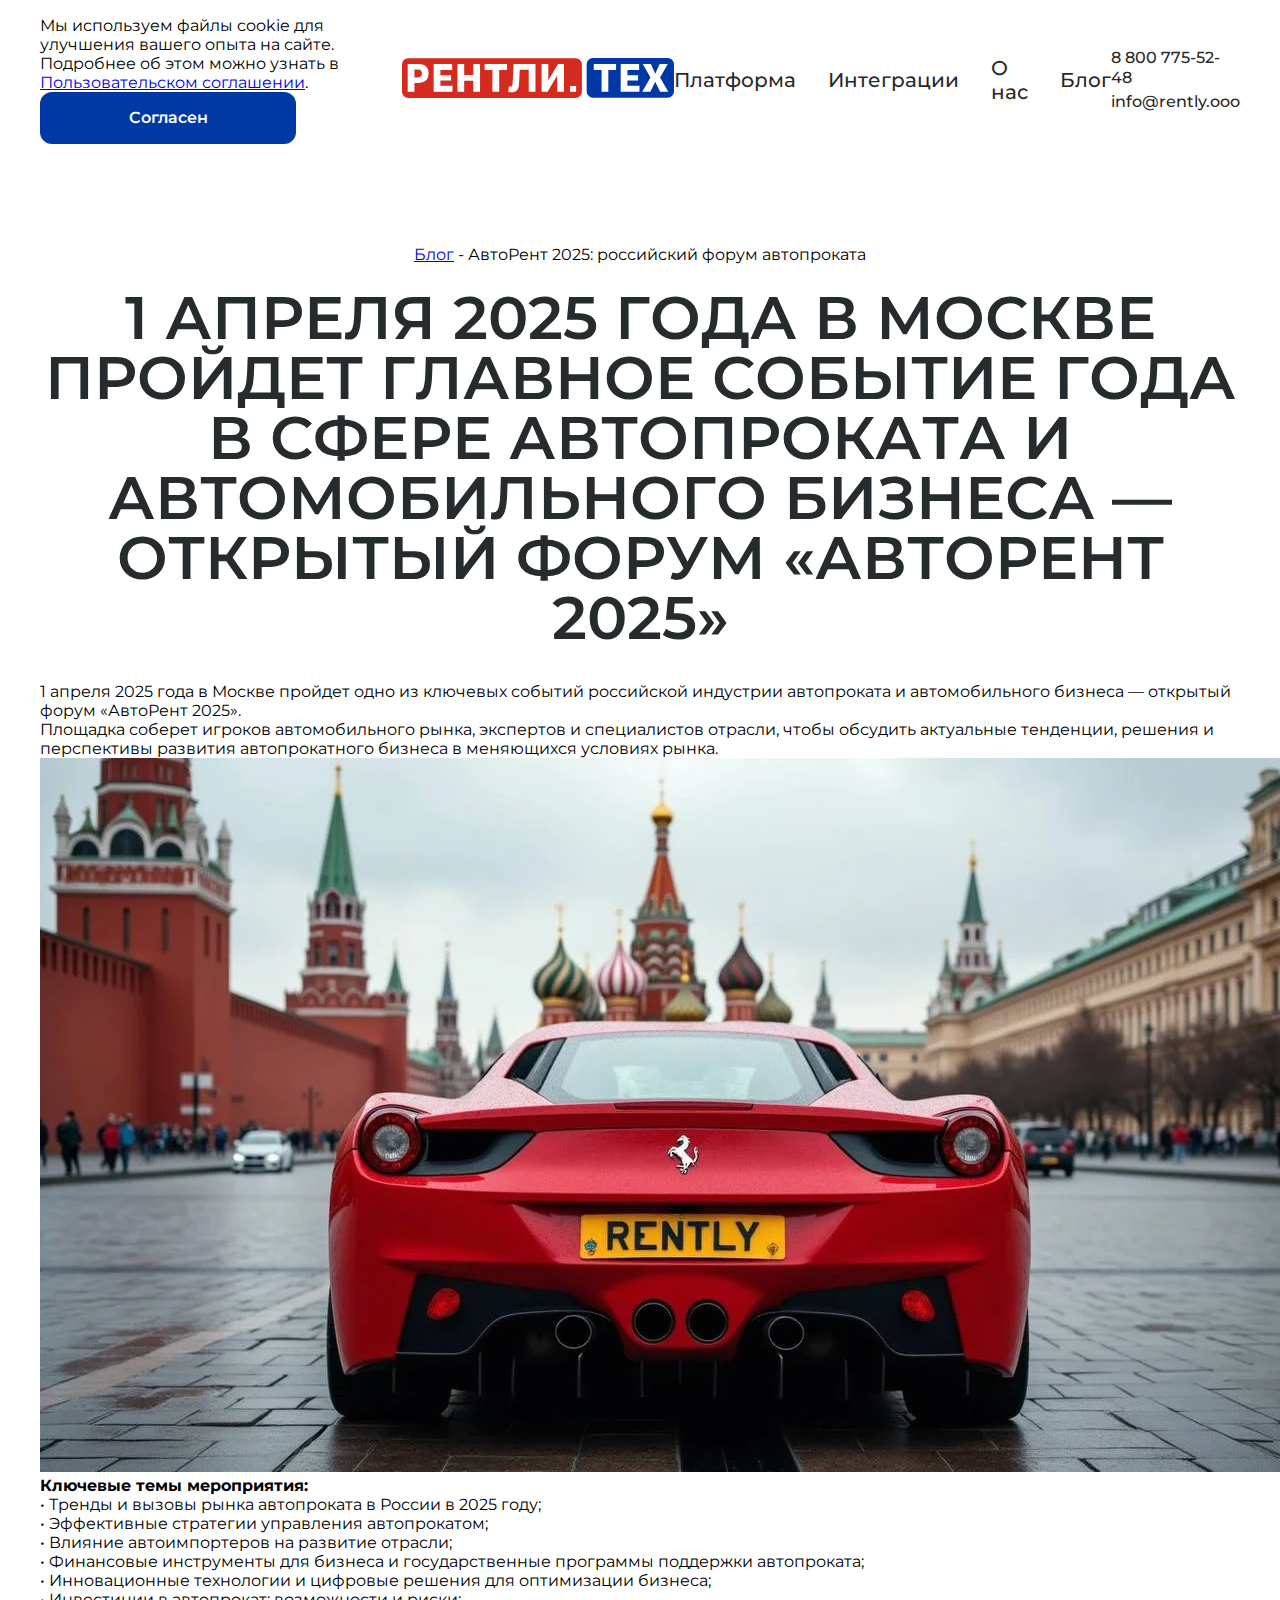
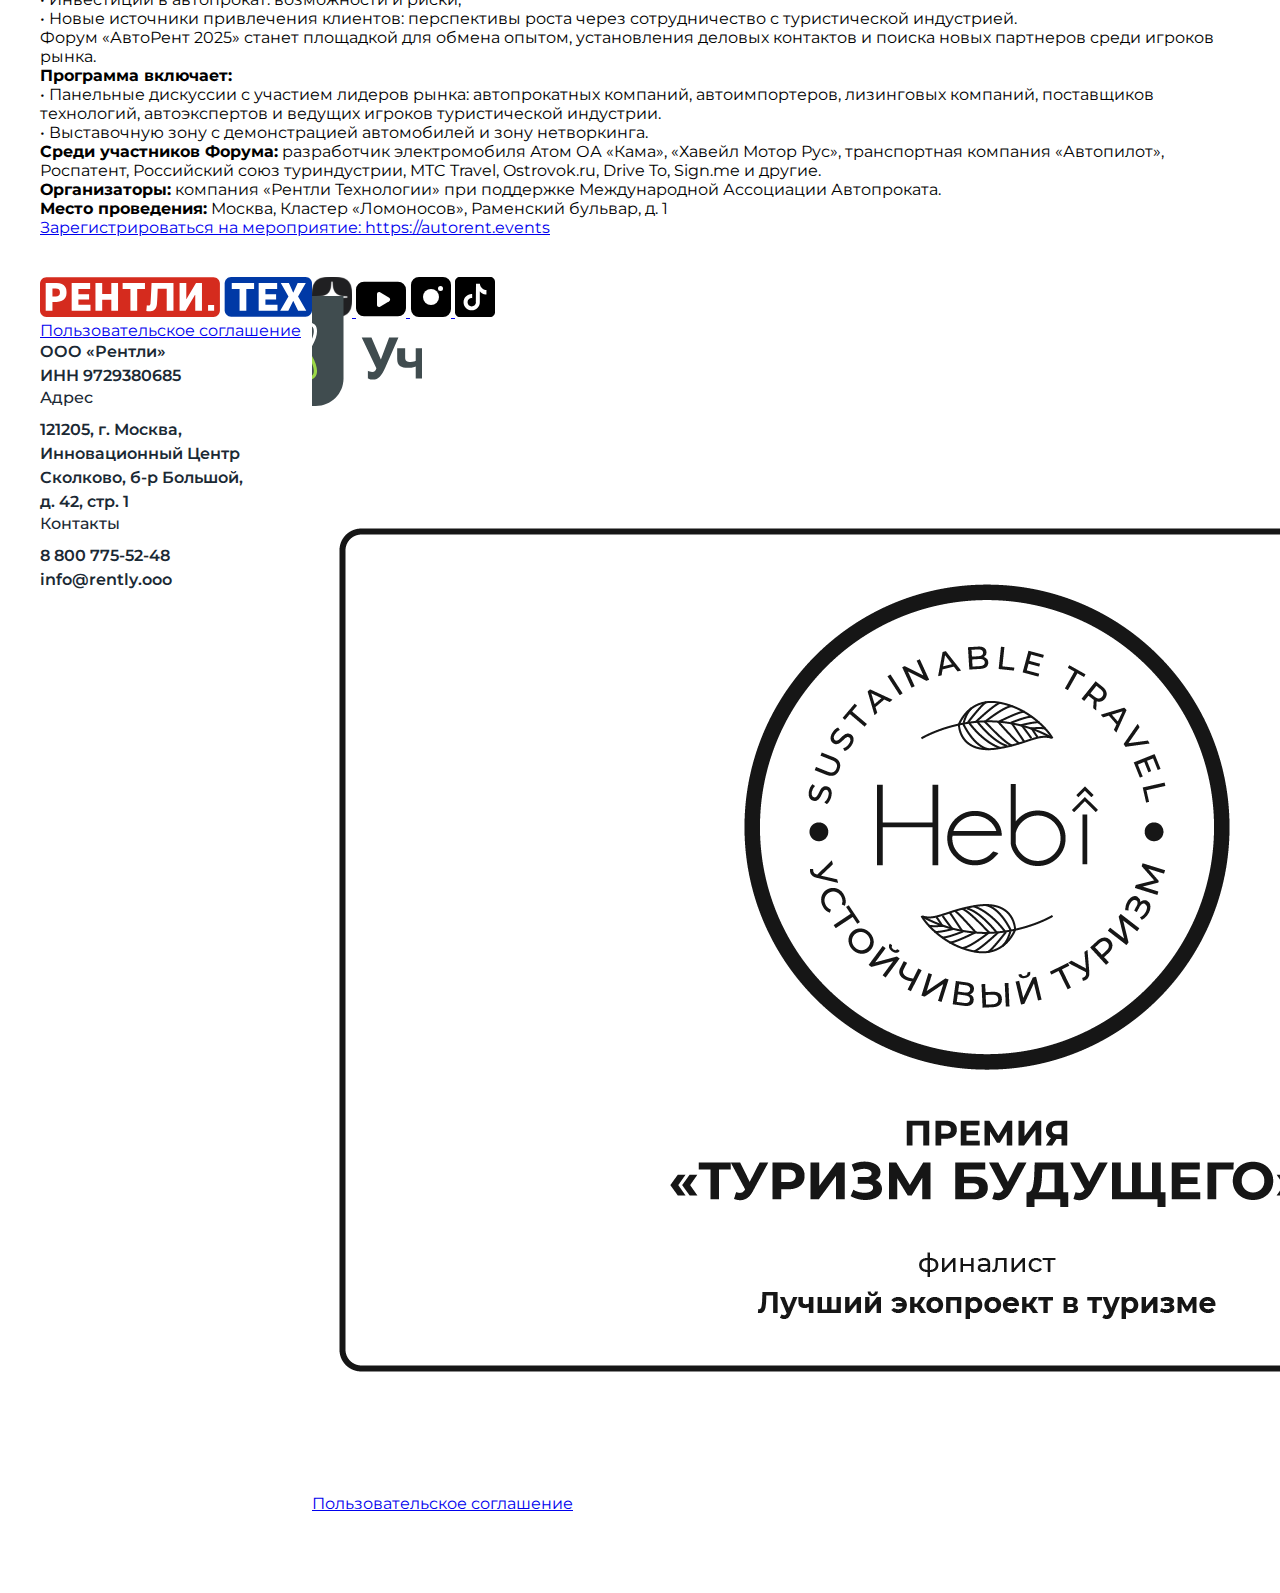
<file: blog-post-3.html>
<!DOCTYPE html>
<html lang="en">
<head>
    <meta charset="UTF-8">
    <title>RENTLY</title>
    <link rel="stylesheet" href="assets/css/style.css">
    <link rel="stylesheet" href="assets/fonts/style.css">
    <meta name="viewport" content="width=device-width, initial-scale=1"/>
    <link type="image/x-icon" href="assets/img/favicon.svg" rel="shortcut icon">
</head>
<body>
<div class="blog-post wrapper">
    <div class="container">
        <div class="header">
            <div id="popup" class="popup">
                <div class="popup-content">
                    <p>Мы используем файлы cookie для улучшения вашего опыта на сайте. Подробнее об этом можно узнать в <a target="_blank" href="assets/docs/policy.pdf">Пользовательском соглашении</a>.</p>
                    <button id="close-popup" class="blue-button content-button">Согласен</button>
                </div>
            </div>

            <a href="/">
                <svg class="header-logo" width="272" height="40" viewBox="0 0 272 40" fill="none"
                     xmlns="http://www.w3.org/2000/svg">
                    <g clip-path="url(#clip0_47_4)">
                        <path d="M173.497 0.274414H6.40261C2.86655 0.274414 0 3.15615 0 6.71096V33.5638C0 37.1186 2.86655 40.0003 6.40261 40.0003H173.497C177.033 40.0003 179.899 37.1186 179.899 33.5638V6.71096C179.899 3.15615 177.033 0.274414 173.497 0.274414Z"
                              fill="#D52B1E"/>
                        <path d="M265.597 0H191.069C187.532 0 184.666 2.88174 184.666 6.43655V33.2893C184.666 36.8441 187.532 39.7259 191.069 39.7259H265.597C269.133 39.7259 272 36.8441 272 33.2893V6.43655C272 2.88174 269.133 0 265.597 0Z"
                              fill="#0039A6"/>
                        <path d="M12.4419 33.7052H5.70605V6.01992H12.4419V33.7153V33.7052ZM9.54358 19.5021H15.8048C17.0571 19.5021 18.0467 19.1773 18.794 18.5174C19.5414 17.8575 19.915 16.9742 19.915 15.8778V14.9539C19.915 13.8575 19.5414 12.9844 18.794 12.3448C18.0467 11.7052 17.0369 11.3803 15.7644 11.3803H9.54358V6.00977H16.6834C18.6729 6.00977 20.3998 6.3651 21.8843 7.0656C23.3688 7.76611 24.5099 8.77119 25.3077 10.0707C26.1056 11.3702 26.5095 12.893 26.5095 14.6291V16.162C26.5095 17.9184 26.1056 19.4514 25.3077 20.7712C24.5099 22.091 23.3688 23.1062 21.8843 23.8169C20.3998 24.5275 18.6628 24.8829 16.6834 24.8829H9.54358V19.5123V19.5021Z"
                              fill="white"/>
                        <path d="M31.67 6.04028H50.1507V11.8982H38.4059V17.157H49.1004V22.3753H38.4059V27.8677H50.4941V33.7256H31.67V6.04028Z"
                              fill="white"/>
                        <path d="M62.1988 6.01953V16.9434H71.328V6.03984H78.0437V33.7353H71.328V22.8013H62.1988V33.7251H55.4629V6.01953H62.1988Z"
                              fill="white"/>
                        <path d="M104.956 6.04043V11.8983H97.1903V33.7155H90.4343V11.8881H82.6279V6.03027H104.966L104.956 6.04043Z"
                              fill="white"/>
                        <path d="M133.455 33.7051H126.719V11.6746H117.711C117.378 20.2736 117.136 25.3396 116.984 26.8726C116.742 29.2888 116.075 31.1162 114.975 32.365C113.874 33.6035 112.369 34.2431 110.46 34.2634H109.814C108.582 34.2634 107.411 34.1721 106.3 33.9995L106.855 28.2431C107.411 28.3751 108.017 28.436 108.673 28.436C109.743 28.4056 110.349 27.7355 110.501 26.4056C110.763 23.8066 111.117 17.0147 111.551 6.01978H133.465V33.7152L133.455 33.7051Z"
                              fill="white"/>
                        <path d="M146.291 6.01953V22.0094H147.603L144.725 25.0652L156.006 6.02968H161.964V33.7251H155.248V17.9079H154.026L156.682 15.0652L145.614 33.715H139.585V6.01953H146.301H146.291Z"
                              fill="white"/>
                        <path d="M174.103 28.0098V33.7052H168.074L168.094 28.0098H174.103Z" fill="white"/>
                        <path d="M214.094 6.04067V11.8985H206.328V33.7158H199.572V11.8884H191.766V6.03052H214.104L214.094 6.04067Z"
                              fill="white"/>
                        <path d="M218.679 6.04028H237.16V11.8982H225.415V17.157H236.109V22.3753H225.415V27.8677H237.503V33.7256H218.679V6.04028Z"
                              fill="white"/>
                        <path d="M248.894 6.01978L253.135 15.4208H253.368L257.68 6.01978H265.809L258.064 19.5731L266.294 33.7152H258.124L253.347 24.101H253.135L248.349 33.7152H240.179L248.45 19.5731L240.775 6.01978H248.904H248.894Z"
                              fill="white"/>
                    </g>
                    <defs>
                        <clipPath id="clip0_47_4">
                            <rect width="272" height="40" fill="white"/>
                        </clipPath>
                    </defs>
                </svg>
                <svg class="header-logo-mobile" width="80" height="80" viewBox="0 0 80 80" fill="none"
                     xmlns="http://www.w3.org/2000/svg">
                    <path d="M80 40C80 62.0904 62.0904 80 40 80C17.9096 80 0 62.0966 0 40C0 17.9096 17.9096 0 40 0C62.0904 0 80 17.9096 80 40Z"
                          fill="white"/>
                    <path d="M41.6339 60.6803H32.4772V23.2397H41.6339V60.6803ZM37.6892 41.4786H46.1998C47.8957 41.4786 49.25 41.0313 50.2625 40.143C51.2751 39.2547 51.7783 38.0619 51.7783 36.5772V35.3286C51.7783 33.8439 51.2751 32.6636 50.2625 31.8001C49.25 30.9366 47.8771 30.5017 46.1501 30.5017H37.6892V23.2397H47.3925C50.0886 23.2397 52.4492 23.7181 54.462 24.6685C56.4747 25.619 58.0277 26.9732 59.1211 28.7313C60.2144 30.4893 60.7548 32.5393 60.7548 34.8937V36.9686C60.7548 39.3354 60.2082 41.4165 59.1211 43.1932C58.0339 44.976 56.4809 46.3427 54.462 47.3056C52.4492 48.2685 50.0886 48.7468 47.3925 48.7468H37.6892V41.4786Z"
                          fill="#1E4295"/>
                    <path d="M30.8495 23.2642H21.8792V31.1784H30.8495V23.2642Z" fill="#D52E1E"/>
                </svg>

            </a>

            <ul class="nav-menu">
                <li>
                    <a href="platform.html">Платформа</a>
                </li>
                <li>
                    <a href="integrations.html">Интеграции</a>
                </li>
                <li>
                    <a href="about-us.html"> О нас</a>
                </li>
                <li>
                    <a href="blog.html"> Блог</a>
                </li>
            </ul>


            <div class="header-contacts">
                <a href="tel:8 800 775-52-48">8 800 775-52-48</a>
                <a href="mailto:info@rently.ooo">info@rently.ooo</a>
            </div>

            <div class="menu">
                <input type="checkbox" id="burger-checkbox" class="burger-checkbox">
                <label for="burger-checkbox" class="burger"></label>
                <ul class="menu-list">
                    <li><a href="platform.html" class="menu-item">Платформа</a>
                    <li>
                    <li><a href="integrations.html" class="menu-item">Интеграции</a>
                    <li>
                    <li><a href="about-us.html" class="menu-item">О нас</a>
                    <li>
                </ul>
            </div>
        </div>

        <div class="container">
            <section class="main-screen">
                <div class="main-screen-content">
                    <div class="bread-crumbs">
                        <a href="blog.html">Блог</a> - <span>АвтоРент 2025: российский форум автопроката</span>
                    </div>
                    <h1>
                        1 апреля 2025 года в Москве пройдет главное событие года в сфере автопроката и автомобильного бизнеса — открытый форум «АвтоРент 2025»
                    </h1>
                </div>
            </section>

            <section class="blog-post-content">
                <p>
                    1 апреля 2025 года в Москве пройдет одно из ключевых событий российской индустрии автопроката и автомобильного бизнеса — открытый форум «АвтоРент 2025».
                </p>

                <p>
                    Площадка соберет игроков автомобильного рынка, экспертов и специалистов отрасли, чтобы обсудить актуальные тенденции, решения и перспективы развития автопрокатного бизнеса в меняющихся условиях рынка.
                </p>

                <div class="blog-post-item">
                    <div>
                        <img src="assets/img/blog-post-image-7.png" alt="">
                    </div>
                </div>

                <p>
                    <b>Ключевые темы мероприятия:</b><br />
                    &bull; Тренды и вызовы рынка автопроката в России в 2025 году;<br />
                    &bull; Эффективные стратегии управления автопрокатом;<br />
                    &bull; Влияние автоимпортеров на развитие отрасли;<br />
                    &bull; Финансовые инструменты для бизнеса и государственные программы поддержки автопроката;<br />
                    &bull; Инновационные технологии и цифровые решения для оптимизации бизнеса;<br />
                    &bull; Инвестиции в автопрокат: возможности и риски;<br />
                    &bull; Новые источники привлечения клиентов: перспективы роста через сотрудничество с туристической индустрией.
                </p>

                <p>
                    Форум «АвтоРент 2025» станет площадкой для обмена опытом, установления деловых контактов и поиска новых партнеров среди игроков рынка.
                </p>

                <p>
                    <b>Программа включает:</b><br />
                    &bull; Панельные дискуссии с участием лидеров рынка: автопрокатных компаний, автоимпортеров, лизинговых компаний, поставщиков технологий, автоэкспертов и ведущих игроков туристической индустрии.<br />
                    &bull; Выставочную зону с демонстрацией автомобилей и зону нетворкинга.
                </p>

                <p>
                    <b>Среди участников Форума:</b> разработчик электромобиля Атом ОА «Кама», «Хавейл Мотор Рус», транспортная компания «Автопилот», Роспатент, Российский cоюз туриндустрии, MTC Travel, Ostrovok.ru, Drive To, Sign.me и другие.
                </p>

                <p>
                    <b>Организаторы:</b> компания «Рентли Технологии» при поддержке Международной Ассоциации Автопроката.
                </p>

                <p>
                    <b>Место проведения:</b> Москва, Кластер «Ломоносов», Раменский бульвар, д. 1
                </p>

                 <p class="source">
                    <a target="_blank" href="https://autorent.events">Зарегистрироваться на мероприятие: https://autorent.events</a>
                </p>
                <!-- Верстка из макета Figma -->
                <!--                <p class="description">-->
                <!--                    Смазочные материалы Real гарантируют надежную защиту и стабильную работу двигателя и узлов-->
                <!--                    трансмиссии при соблюдении двух условий:-->
                <!--                </p>-->
                <!--                <div class="blog-post-blocks">-->
                <!--                    <div class="blog-post-block">-->
                <!--                        <ul>-->
                <!--                            <li>-->
                <!--                                смазочные материалы подобраны в соответствии с требованиями и спецификациями-->
                <!--                                оригинального поставщика оборудования (автопроизводителя) и требуемым автопроизводителем-->
                <!--                                уровнем свойств по классификациям ACEA/API/ILSAC/SAE-->
                <!--                            </li>-->
                <!--                            <li>-->
                <!--                                автомобиль и все его системы исправны, технические условия эксплуатации соблюдаются,-->
                <!--                                техническое обслуживание проводится вовремя согласно руководству по эксплуатации,-->
                <!--                                интервалы замены смазочных материалов соответствуют требованиям автопроизводителя с-->
                <!--                                учетом тяжелых условий-->
                <!--                            </li>-->
                <!--                        </ul>-->
                <!--                    </div>-->
                <!--                    <div class="blog-post-block">-->
                <!--                        <img src="assets/img/blog-post-image-one.png" alt="image">-->
                <!--                    </div>-->
                <!--                </div>-->
                <!--                <div class="blog-post-blocks">-->
                <!--                    <div class="blog-post-block">-->
                <!--                        <ul>-->
                <!--                            <li>-->
                <!--                                Real возместит ущерб на ремонт и замену узлов ДВС и трансмиссии в 100% объеме, если они-->
                <!--                                выйдут из строя по причине использования моторного или трансмиссионного масла Real-->
                <!--                            </li>-->
                <!--                            <li>-->
                <!--                                Заключение о причинах поломки автомобиля будет принимать независимый технический эксперт-->
                <!--                                на основе результатов независимой экспертизы, проведенной сертифицированной лабораторией-->
                <!--                            </li>-->
                <!--                            <li>-->
                <!--                                Real оставляет за собой право на проведение повторной независимой экспертизы-->
                <!--                            </li>-->
                <!--                        </ul>-->
                <!--                        <p class="hint">Гарантия не распространяется на узлы и агрегаты, не задействованные в системе смазки силового-->
                <!--                            агрегата и узлы, в которых не используется смазочный материал.</p>-->
                <!--                    </div>-->
                <!--                    <div class="blog-post-block">-->
                <!--                        <img src="assets/img/blog-post-image-second.png" alt="image">-->
                <!--                    </div>-->
                <!--                </div>-->
            </section>

        </div>

        <section class="footer">
            <div class="footer-group">
                <div class="footer-policy">
                    <a href="/"><img class="footer-main-logo" src="assets/img/logo.svg" alt=""></a>
                    <a class="policy" href="assets/docs/policy.pdf">Пользовательское соглашение</a>
                </div>

                <div class="company-details">
                    <p>
                        ООО «Рентли» <br>
                        ИНН 9729380685
                    </p>
                </div>
                <div class="address">
                    <p class="title">
                        Адрес
                    </p>
                    <p>
                        121205, г. Москва, Инновационный Центр <br> Сколково, б-р Большой, <br>
                        д. 42, стр. 1
                    </p>
                </div>
                <div class="contacts">
                    <div>
                        <p class="title">
                            Контакты
                        </p>
                        <p>
                            <a href="tel:8 800 775-52-48">8 800 775-52-48</a>
                        </p>
                        <p><a href="mailto:info@rently.ooo">info@rently.ooo</a></p>
                    </div>
                    <img class="footer-logo-mobile" src="assets/img/front-page/footer-logo.png" alt="">
                </div>
            </div>
            <div class="footer-group">
                <div class="footer-group-item social">
                    <a target="_blank" href="https://dzen.ru/rently">
                        <img src="assets/img/front-page/dzen.svg" alt="">
                    </a>
                    <a target="_blank" href="https://youtube.com/@arturszantmans">
                        <img src="assets/img/front-page/youtube.svg" alt="">
                    </a>
                    <a target="_blank" href="https://www.instagram.com/rently.tech1">
                        <img src="assets/img/front-page/insta.svg" alt="">
                    </a>
                    <a target="_blank" href="https://www.tiktok.com/@rently.tech">
                        <img src="assets/img/front-page/tiktok.svg  " alt="">
                    </a>
                </div>
                <div class="footer-group-item">
                    <img class="footer-logo" src="assets/img/front-page/footer-logo.svg" alt="">
                    <img class="tourism" src="assets/img/front-page/tourism.png" alt="">
                </div>
                <a class="policy policy-mobile" href="assets/docs/policy.pdf">Пользовательское соглашение</a>
            </div>
        </section>
    </div>
</div>
<script src="assets/js/index.js"></script>
</body>
</html>
</file>
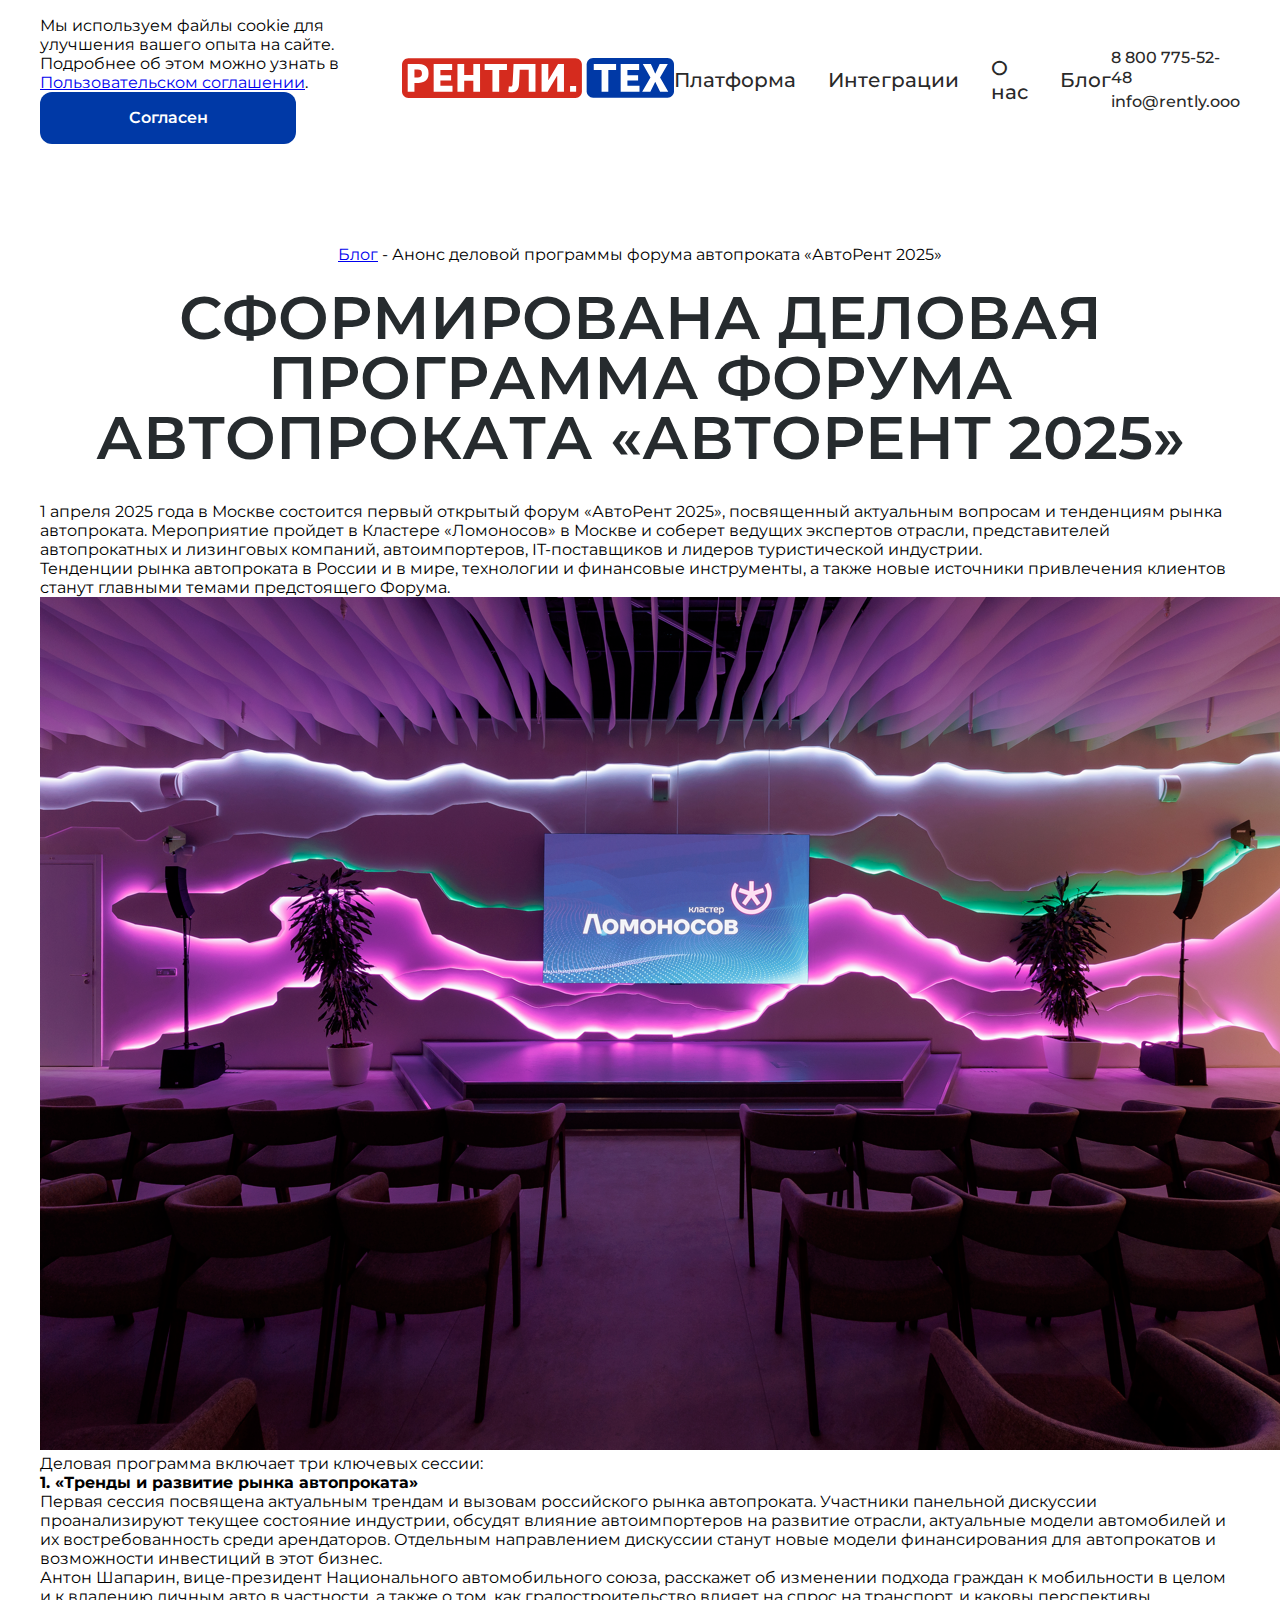
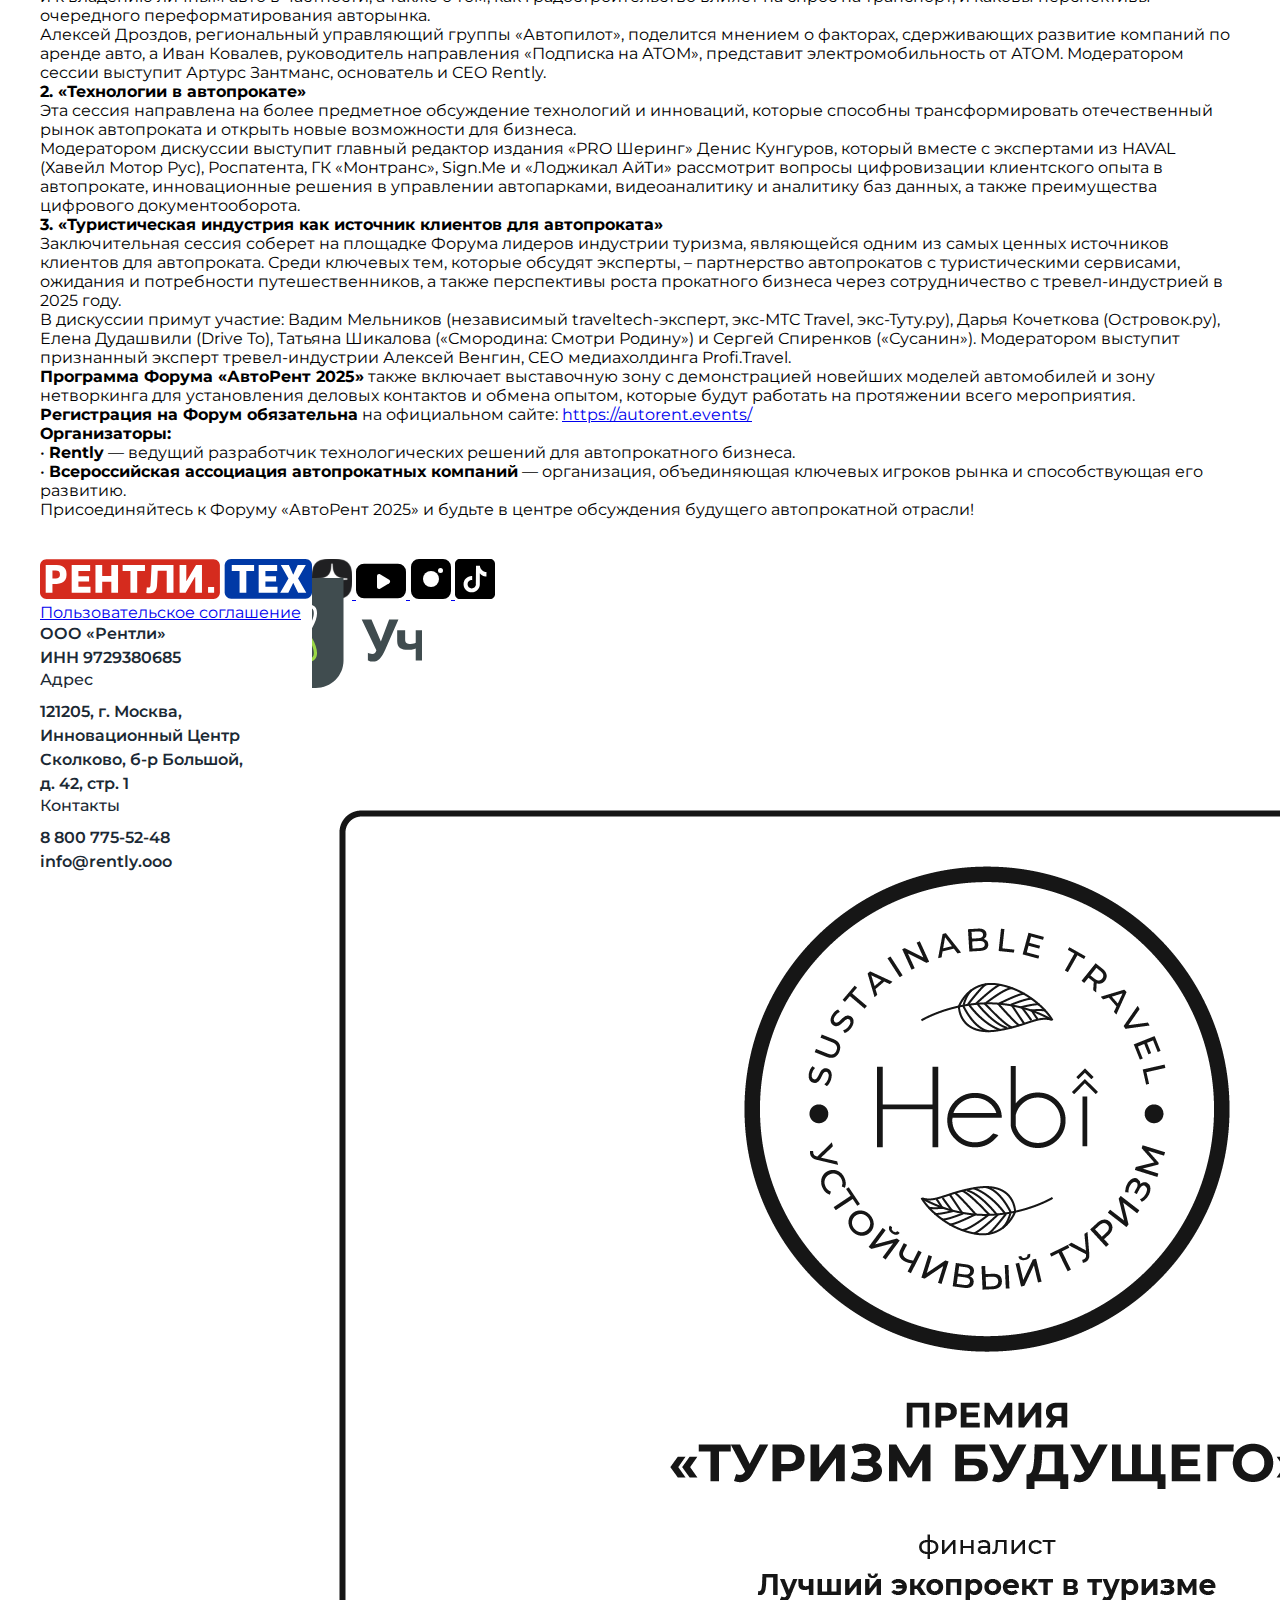
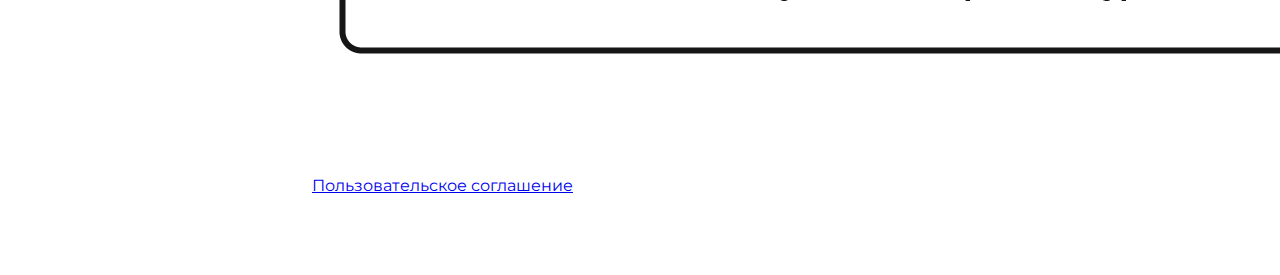
<file: blog-post-5.html>
<!DOCTYPE html>
<html lang="en">
<head>
    <meta charset="UTF-8">
    <title>RENTLY</title>
    <link rel="stylesheet" href="assets/css/style.css">
    <link rel="stylesheet" href="assets/fonts/style.css">
    <meta name="viewport" content="width=device-width, initial-scale=1"/>
    <link type="image/x-icon" href="assets/img/favicon.svg" rel="shortcut icon">
    <!-- Google Tag Manager -->
    <script>(function(w,d,s,l,i){w[l]=w[l]||[];w[l].push({'gtm.start':
    new Date().getTime(),event:'gtm.js'});var f=d.getElementsByTagName(s)[0],
    j=d.createElement(s),dl=l!='dataLayer'?'&l='+l:'';j.async=true;j.src=
    'https://www.googletagmanager.com/gtm.js?id='+i+dl;f.parentNode.insertBefore(j,f);
    })(window,document,'script','dataLayer','GTM-TPX36MBV');</script>
    <!-- End Google Tag Manager -->
</head>
<body>
<!-- Google Tag Manager (noscript) -->
<noscript><iframe src="https://www.googletagmanager.com/ns.html?id=GTM-TPX36MBV"
height="0" width="0" style="display:none;visibility:hidden"></iframe></noscript>
<!-- End Google Tag Manager (noscript) -->
<!-- Yandex.Metrika counter -->
<script type="text/javascript" >
   (function(m,e,t,r,i,k,a){m[i]=m[i]||function(){(m[i].a=m[i].a||[]).push(arguments)};
   m[i].l=1*new Date();
   for (var j = 0; j < document.scripts.length; j++) {if (document.scripts[j].src === r) { return; }}
   k=e.createElement(t),a=e.getElementsByTagName(t)[0],k.async=1,k.src=r,a.parentNode.insertBefore(k,a)})
   (window, document, "script", "https://mc.yandex.ru/metrika/tag.js", "ym");

   ym(100603180, "init", {
        clickmap:true,
        trackLinks:true,
        accurateTrackBounce:true,
        webvisor:true
   });
</script>
<noscript><div><img src="https://mc.yandex.ru/watch/100603180" style="position:absolute; left:-9999px;" alt="" /></div></noscript>
<!-- /Yandex.Metrika counter -->
<div class="blog-post wrapper">
    <div class="container">
        <div class="header">
            <div id="popup" class="popup">
                <div class="popup-content">
                    <p>Мы используем файлы cookie для улучшения вашего опыта на сайте. Подробнее об этом можно узнать в <a target="_blank" href="assets/docs/policy.pdf">Пользовательском соглашении</a>.</p>
                    <button id="close-popup" class="blue-button content-button">Согласен</button>
                </div>
            </div>

            <a href="/">
                <svg class="header-logo" width="272" height="40" viewBox="0 0 272 40" fill="none"
                     xmlns="http://www.w3.org/2000/svg">
                    <g clip-path="url(#clip0_47_4)">
                        <path d="M173.497 0.274414H6.40261C2.86655 0.274414 0 3.15615 0 6.71096V33.5638C0 37.1186 2.86655 40.0003 6.40261 40.0003H173.497C177.033 40.0003 179.899 37.1186 179.899 33.5638V6.71096C179.899 3.15615 177.033 0.274414 173.497 0.274414Z"
                              fill="#D52B1E"/>
                        <path d="M265.597 0H191.069C187.532 0 184.666 2.88174 184.666 6.43655V33.2893C184.666 36.8441 187.532 39.7259 191.069 39.7259H265.597C269.133 39.7259 272 36.8441 272 33.2893V6.43655C272 2.88174 269.133 0 265.597 0Z"
                              fill="#0039A6"/>
                        <path d="M12.4419 33.7052H5.70605V6.01992H12.4419V33.7153V33.7052ZM9.54358 19.5021H15.8048C17.0571 19.5021 18.0467 19.1773 18.794 18.5174C19.5414 17.8575 19.915 16.9742 19.915 15.8778V14.9539C19.915 13.8575 19.5414 12.9844 18.794 12.3448C18.0467 11.7052 17.0369 11.3803 15.7644 11.3803H9.54358V6.00977H16.6834C18.6729 6.00977 20.3998 6.3651 21.8843 7.0656C23.3688 7.76611 24.5099 8.77119 25.3077 10.0707C26.1056 11.3702 26.5095 12.893 26.5095 14.6291V16.162C26.5095 17.9184 26.1056 19.4514 25.3077 20.7712C24.5099 22.091 23.3688 23.1062 21.8843 23.8169C20.3998 24.5275 18.6628 24.8829 16.6834 24.8829H9.54358V19.5123V19.5021Z"
                              fill="white"/>
                        <path d="M31.67 6.04028H50.1507V11.8982H38.4059V17.157H49.1004V22.3753H38.4059V27.8677H50.4941V33.7256H31.67V6.04028Z"
                              fill="white"/>
                        <path d="M62.1988 6.01953V16.9434H71.328V6.03984H78.0437V33.7353H71.328V22.8013H62.1988V33.7251H55.4629V6.01953H62.1988Z"
                              fill="white"/>
                        <path d="M104.956 6.04043V11.8983H97.1903V33.7155H90.4343V11.8881H82.6279V6.03027H104.966L104.956 6.04043Z"
                              fill="white"/>
                        <path d="M133.455 33.7051H126.719V11.6746H117.711C117.378 20.2736 117.136 25.3396 116.984 26.8726C116.742 29.2888 116.075 31.1162 114.975 32.365C113.874 33.6035 112.369 34.2431 110.46 34.2634H109.814C108.582 34.2634 107.411 34.1721 106.3 33.9995L106.855 28.2431C107.411 28.3751 108.017 28.436 108.673 28.436C109.743 28.4056 110.349 27.7355 110.501 26.4056C110.763 23.8066 111.117 17.0147 111.551 6.01978H133.465V33.7152L133.455 33.7051Z"
                              fill="white"/>
                        <path d="M146.291 6.01953V22.0094H147.603L144.725 25.0652L156.006 6.02968H161.964V33.7251H155.248V17.9079H154.026L156.682 15.0652L145.614 33.715H139.585V6.01953H146.301H146.291Z"
                              fill="white"/>
                        <path d="M174.103 28.0098V33.7052H168.074L168.094 28.0098H174.103Z" fill="white"/>
                        <path d="M214.094 6.04067V11.8985H206.328V33.7158H199.572V11.8884H191.766V6.03052H214.104L214.094 6.04067Z"
                              fill="white"/>
                        <path d="M218.679 6.04028H237.16V11.8982H225.415V17.157H236.109V22.3753H225.415V27.8677H237.503V33.7256H218.679V6.04028Z"
                              fill="white"/>
                        <path d="M248.894 6.01978L253.135 15.4208H253.368L257.68 6.01978H265.809L258.064 19.5731L266.294 33.7152H258.124L253.347 24.101H253.135L248.349 33.7152H240.179L248.45 19.5731L240.775 6.01978H248.904H248.894Z"
                              fill="white"/>
                    </g>
                    <defs>
                        <clipPath id="clip0_47_4">
                            <rect width="272" height="40" fill="white"/>
                        </clipPath>
                    </defs>
                </svg>
                <svg class="header-logo-mobile" width="80" height="80" viewBox="0 0 80 80" fill="none"
                     xmlns="http://www.w3.org/2000/svg">
                    <path d="M80 40C80 62.0904 62.0904 80 40 80C17.9096 80 0 62.0966 0 40C0 17.9096 17.9096 0 40 0C62.0904 0 80 17.9096 80 40Z"
                          fill="white"/>
                    <path d="M41.6339 60.6803H32.4772V23.2397H41.6339V60.6803ZM37.6892 41.4786H46.1998C47.8957 41.4786 49.25 41.0313 50.2625 40.143C51.2751 39.2547 51.7783 38.0619 51.7783 36.5772V35.3286C51.7783 33.8439 51.2751 32.6636 50.2625 31.8001C49.25 30.9366 47.8771 30.5017 46.1501 30.5017H37.6892V23.2397H47.3925C50.0886 23.2397 52.4492 23.7181 54.462 24.6685C56.4747 25.619 58.0277 26.9732 59.1211 28.7313C60.2144 30.4893 60.7548 32.5393 60.7548 34.8937V36.9686C60.7548 39.3354 60.2082 41.4165 59.1211 43.1932C58.0339 44.976 56.4809 46.3427 54.462 47.3056C52.4492 48.2685 50.0886 48.7468 47.3925 48.7468H37.6892V41.4786Z"
                          fill="#1E4295"/>
                    <path d="M30.8495 23.2642H21.8792V31.1784H30.8495V23.2642Z" fill="#D52E1E"/>
                </svg>

            </a>

            <ul class="nav-menu">
                <li>
                    <a href="platform.html">Платформа</a>
                </li>
                <li>
                    <a href="integrations.html">Интеграции</a>
                </li>
                <li>
                    <a href="about-us.html">О нас</a>
                </li>
                <li>
                    <a href="blog.html">Блог</a>
                </li>
            </ul>


            <div class="header-contacts">
                <a href="tel:8 800 775-52-48">8 800 775-52-48</a>
                <a href="mailto:info@rently.ooo">info@rently.ooo</a>
            </div>

            <div class="menu">
                <input type="checkbox" id="burger-checkbox" class="burger-checkbox">
                <label for="burger-checkbox" class="burger"></label>
                <ul class="menu-list">
                    <li><a href="platform.html" class="menu-item">Платформа</a>
                    <li>
                    <li><a href="integrations.html" class="menu-item">Интеграции</a>
                    <li>
                    <li><a href="about-us.html" class="menu-item">О нас</a>
                    <li>
                    <li><a href="blog.html" class="menu-item">Блог</a>
                    <li>
                </ul>
            </div>
        </div>

        <div class="container">
            <section class="main-screen">
                <div class="main-screen-content">
                    <div class="bread-crumbs">
                        <a href="blog.html">Блог</a> - <span>Анонс деловой программы форума автопроката «АвтоРент 2025»</span>
                    </div>
                    <h1>
                        Сформирована деловая программа форума автопроката «АвтоРент 2025»
                    </h1>
                </div>
            </section>

            <section class="blog-post-content">
                <p>
                    1 апреля 2025 года в Москве состоится первый открытый форум «АвтоРент 2025», посвященный актуальным вопросам и тенденциям рынка автопроката. Мероприятие пройдет в Кластере «Ломоносов» в Москве и соберет ведущих экспертов отрасли, представителей автопрокатных и лизинговых компаний, автоимпортеров, IT-поставщиков и лидеров туристической индустрии.
                </p>

                <p>
                    Тенденции рынка автопроката в России и в мире, технологии и финансовые инструменты, а также новые источники привлечения клиентов станут главными темами предстоящего Форума.
                </p>

                <div class="blog-post-item">
                    <div>
                        <img src="assets/img/blog-post-image-10.png" alt="">
                    </div>
                </div>

                <p>
                    Деловая программа включает три ключевых сессии:
                </p>

                <p>
                    <b>1. «Тренды и развитие рынка автопроката»</b>
                </p>

                <p>
                    Первая сессия посвящена актуальным трендам и вызовам российского рынка автопроката. Участники панельной дискуссии проанализируют текущее состояние индустрии, обсудят влияние автоимпортеров на развитие отрасли, актуальные модели автомобилей и их востребованность среди арендаторов. Отдельным направлением дискуссии станут новые модели финансирования для автопрокатов и возможности инвестиций в этот бизнес.
                </p>

                <p>
                    Антон Шапарин, вице-президент Национального автомобильного союза, расскажет об изменении подхода граждан к мобильности в целом и к владению личным авто в частности, а также о том, как градостроительство влияет на спрос на транспорт, и каковы перспективы очередного переформатирования авторынка.
                </p>

                <p>
                    Алексей Дроздов, региональный управляющий группы «Автопилот», поделится мнением о факторах, сдерживающих развитие компаний по аренде авто, а Иван Ковалев, руководитель направления «Подписка на АТОМ», представит электромобильность от АТОМ. Модератором сессии выступит Артурс Зантманс, основатель и СEO Rently.
                </p>

                <p>
                    <b>2. «Технологии в автопрокате»</b>
                </p>

                <p>
                    Эта сессия направлена на более предметное обсуждение технологий и инноваций, которые способны трансформировать отечественный рынок автопроката и открыть новые возможности для бизнеса.
                </p>

                <p>
                    Модератором дискуссии выступит главный редактор издания «PRO Шеринг» Денис Кунгуров, который вместе с экспертами из HAVAL (Хавейл Мотор Рус), Роспатента, ГК «Монтранс», Sign.Me и «Лоджикал АйТи» рассмотрит вопросы цифровизации клиентского опыта в автопрокате, инновационные решения в управлении автопарками, видеоаналитику и аналитику баз данных, а также преимущества цифрового документооборота.
                </p>

                <p>
                    <b>3. «Туристическая индустрия как источник клиентов для автопроката»</b>
                </p>

                <p>
                    Заключительная сессия соберет на площадке Форума лидеров индустрии туризма, являющейся одним из самых ценных источников клиентов для автопроката. Среди ключевых тем, которые обсудят эксперты, – партнерство автопрокатов с туристическими сервисами, ожидания и потребности путешественников, а также перспективы роста прокатного бизнеса через сотрудничество с тревел-индустрией в 2025 году.
                </p>

                <p>
                    В дискуссии примут участие: Вадим Мельников (независимый traveltech-эксперт, экс-МТС Travel, экс-Туту.ру), Дарья Кочеткова (Островок.ру), Елена Дудашвили (Drive To), Татьяна Шикалова («Смородина: Смотри Родину») и Сергей Спиренков («Сусанин»). Модератором выступит признанный эксперт тревел-индустрии Алексей Венгин, СЕО медиахолдинга Profi.Travel. 
                </p>

                <p>
                    <b>Программа Форума «АвтоРент 2025»</b> также включает выставочную зону с демонстрацией новейших моделей автомобилей и зону нетворкинга для установления деловых контактов и обмена опытом, которые будут работать на протяжении всего мероприятия.
                </p>

                <p>
                    <b>Регистрация на Форум обязательна</b> на официальном сайте: <a target="_blank" href="https://autorent.events">https://autorent.events/</a> 
                </p>

                <p>
                    <b>Организаторы:</b><br />
                    &bull; <b>Rently</b> — ведущий разработчик технологических решений для автопрокатного бизнеса.<br />
                    &bull; <b>Всероссийская ассоциация автопрокатных компаний</b> — организация, объединяющая ключевых игроков рынка и способствующая его развитию.
                </p>

                <p>
                    Присоединяйтесь к Форуму «АвтоРент 2025» и будьте в центре обсуждения будущего автопрокатной отрасли!
                </p>

                <!-- Верстка из макета Figma -->
                <!--                <p class="description">-->
                <!--                    Смазочные материалы Real гарантируют надежную защиту и стабильную работу двигателя и узлов-->
                <!--                    трансмиссии при соблюдении двух условий:-->
                <!--                </p>-->
                <!--                <div class="blog-post-blocks">-->
                <!--                    <div class="blog-post-block">-->
                <!--                        <ul>-->
                <!--                            <li>-->
                <!--                                смазочные материалы подобраны в соответствии с требованиями и спецификациями-->
                <!--                                оригинального поставщика оборудования (автопроизводителя) и требуемым автопроизводителем-->
                <!--                                уровнем свойств по классификациям ACEA/API/ILSAC/SAE-->
                <!--                            </li>-->
                <!--                            <li>-->
                <!--                                автомобиль и все его системы исправны, технические условия эксплуатации соблюдаются,-->
                <!--                                техническое обслуживание проводится вовремя согласно руководству по эксплуатации,-->
                <!--                                интервалы замены смазочных материалов соответствуют требованиям автопроизводителя с-->
                <!--                                учетом тяжелых условий-->
                <!--                            </li>-->
                <!--                        </ul>-->
                <!--                    </div>-->
                <!--                    <div class="blog-post-block">-->
                <!--                        <img src="assets/img/blog-post-image-one.png" alt="image">-->
                <!--                    </div>-->
                <!--                </div>-->
                <!--                <div class="blog-post-blocks">-->
                <!--                    <div class="blog-post-block">-->
                <!--                        <ul>-->
                <!--                            <li>-->
                <!--                                Real возместит ущерб на ремонт и замену узлов ДВС и трансмиссии в 100% объеме, если они-->
                <!--                                выйдут из строя по причине использования моторного или трансмиссионного масла Real-->
                <!--                            </li>-->
                <!--                            <li>-->
                <!--                                Заключение о причинах поломки автомобиля будет принимать независимый технический эксперт-->
                <!--                                на основе результатов независимой экспертизы, проведенной сертифицированной лабораторией-->
                <!--                            </li>-->
                <!--                            <li>-->
                <!--                                Real оставляет за собой право на проведение повторной независимой экспертизы-->
                <!--                            </li>-->
                <!--                        </ul>-->
                <!--                        <p class="hint">Гарантия не распространяется на узлы и агрегаты, не задействованные в системе смазки силового-->
                <!--                            агрегата и узлы, в которых не используется смазочный материал.</p>-->
                <!--                    </div>-->
                <!--                    <div class="blog-post-block">-->
                <!--                        <img src="assets/img/blog-post-image-second.png" alt="image">-->
                <!--                    </div>-->
                <!--                </div>-->
            </section>

        </div>

        <section class="footer">
            <div class="footer-group">
                <div class="footer-policy">
                    <a href="/"><img class="footer-main-logo" src="assets/img/logo.svg" alt=""></a>
                    <a class="policy" href="assets/docs/policy.pdf">Пользовательское соглашение</a>
                </div>

                <div class="company-details">
                    <p>
                        ООО «Рентли» <br>
                        ИНН 9729380685
                    </p>
                </div>
                <div class="address">
                    <p class="title">
                        Адрес
                    </p>
                    <p>
                        121205, г. Москва, Инновационный Центр <br> Сколково, б-р Большой, <br>
                        д. 42, стр. 1
                    </p>
                </div>
                <div class="contacts">
                    <div>
                        <p class="title">
                            Контакты
                        </p>
                        <p>
                            <a href="tel:8 800 775-52-48">8 800 775-52-48</a>
                        </p>
                        <p><a href="mailto:info@rently.ooo">info@rently.ooo</a></p>
                    </div>
                    <img class="footer-logo-mobile" src="assets/img/front-page/footer-logo.png" alt="">
                </div>
            </div>
            <div class="footer-group">
                <div class="footer-group-item social">
                    <a target="_blank" href="https://dzen.ru/rently">
                        <img src="assets/img/front-page/dzen.svg" alt="">
                    </a>
                    <a target="_blank" href="https://youtube.com/@arturszantmans">
                        <img src="assets/img/front-page/youtube.svg" alt="">
                    </a>
                    <a target="_blank" href="https://www.instagram.com/rently.tech1">
                        <img src="assets/img/front-page/insta.svg" alt="">
                    </a>
                    <a target="_blank" href="https://www.tiktok.com/@rently.tech">
                        <img src="assets/img/front-page/tiktok.svg  " alt="">
                    </a>
                </div>
                <div class="footer-group-item">
                    <img class="footer-logo" src="assets/img/front-page/footer-logo.svg" alt="">
                    <img class="tourism" src="assets/img/front-page/tourism.png" alt="">
                </div>
                <a class="policy policy-mobile" href="assets/docs/policy.pdf">Пользовательское соглашение</a>
            </div>
        </section>
    </div>
</div>
<script src="assets/js/index.js"></script>
</body>
</html>
</file>
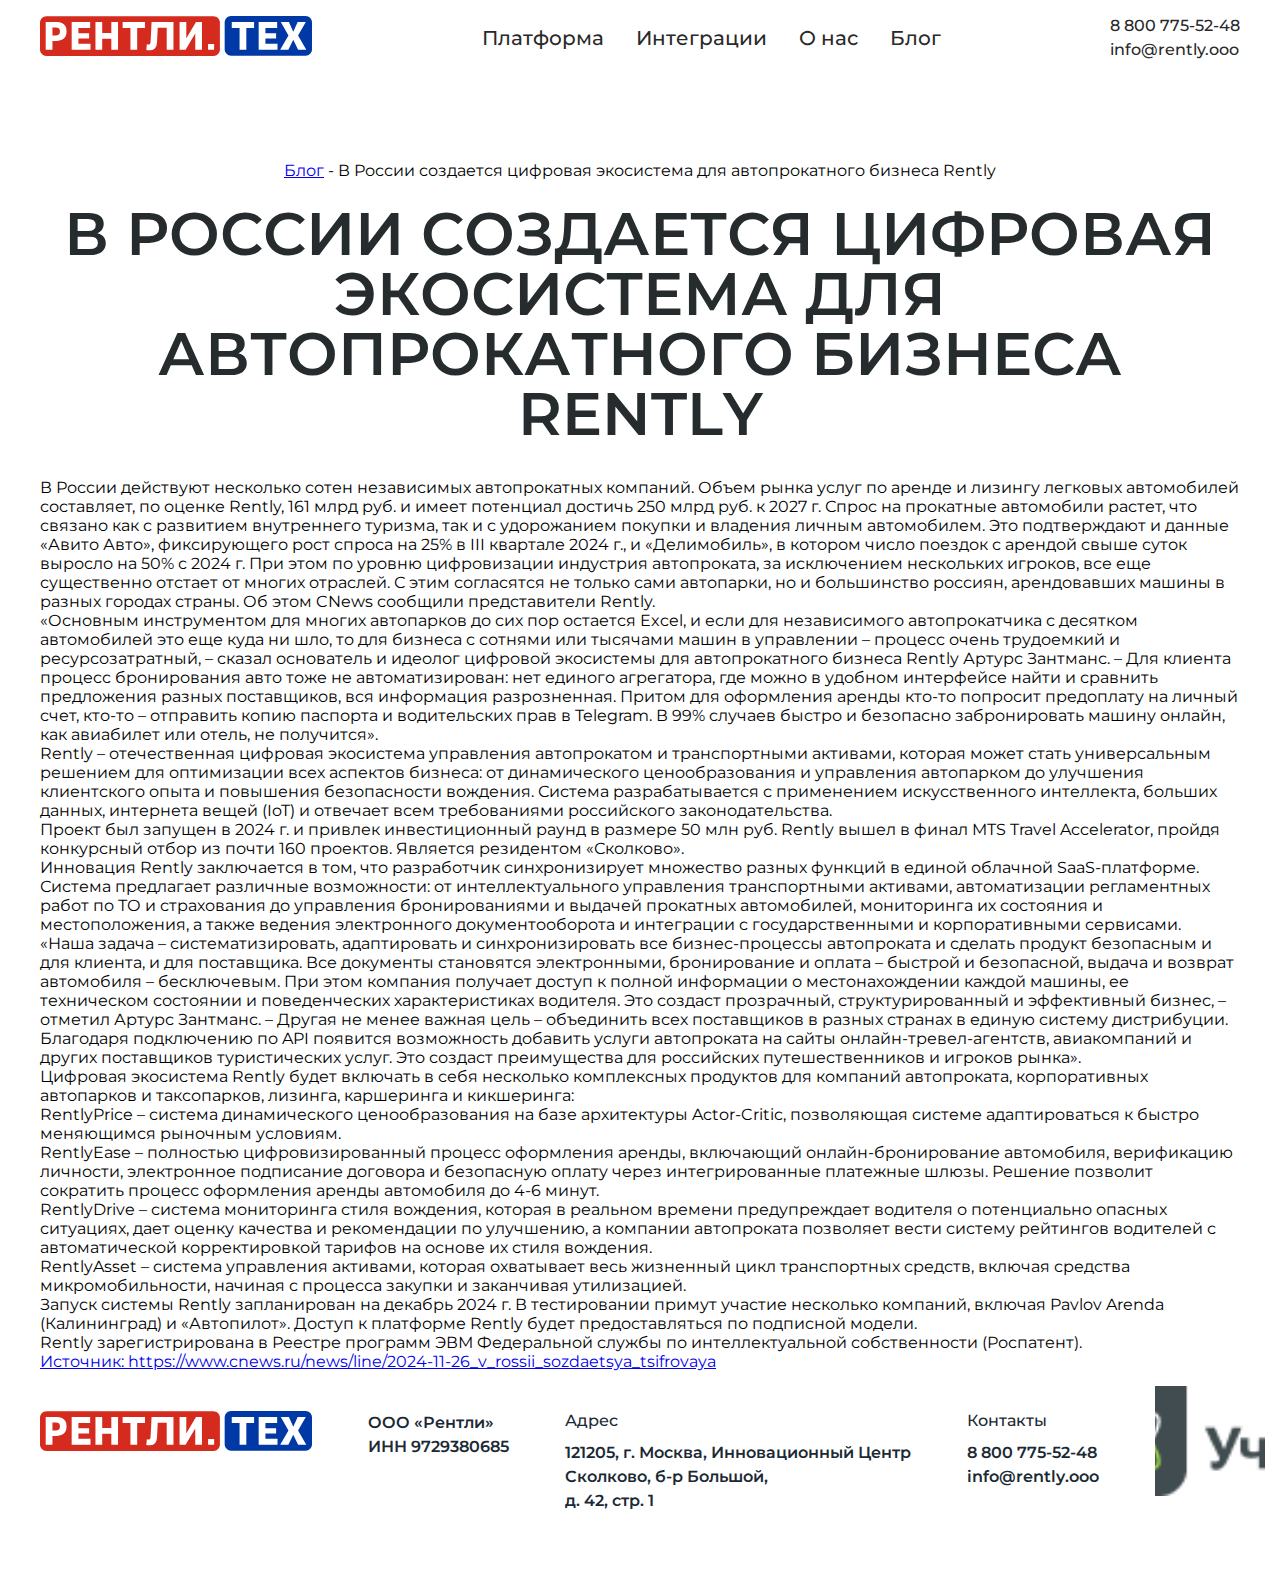
<file: blog-post.html>
<!DOCTYPE html>
<html lang="en">
<head>
    <meta charset="UTF-8">
    <title>RENTLY</title>
    <link rel="stylesheet" href="assets/css/style.css">
    <link rel="stylesheet" href="assets/fonts/style.css">
    <meta name="viewport" content="width=device-width, initial-scale=1"/>
    <link type="image/x-icon" href="assets/img/favicon.svg" rel="shortcut icon">
</head>
<body>
<div class="blog-post wrapper">
    <div class="container">
        <div class="header">
            <a href="/">
                <svg class="header-logo" width="272" height="40" viewBox="0 0 272 40" fill="none"
                     xmlns="http://www.w3.org/2000/svg">
                    <g clip-path="url(#clip0_47_4)">
                        <path d="M173.497 0.274414H6.40261C2.86655 0.274414 0 3.15615 0 6.71096V33.5638C0 37.1186 2.86655 40.0003 6.40261 40.0003H173.497C177.033 40.0003 179.899 37.1186 179.899 33.5638V6.71096C179.899 3.15615 177.033 0.274414 173.497 0.274414Z"
                              fill="#D52B1E"/>
                        <path d="M265.597 0H191.069C187.532 0 184.666 2.88174 184.666 6.43655V33.2893C184.666 36.8441 187.532 39.7259 191.069 39.7259H265.597C269.133 39.7259 272 36.8441 272 33.2893V6.43655C272 2.88174 269.133 0 265.597 0Z"
                              fill="#0039A6"/>
                        <path d="M12.4419 33.7052H5.70605V6.01992H12.4419V33.7153V33.7052ZM9.54358 19.5021H15.8048C17.0571 19.5021 18.0467 19.1773 18.794 18.5174C19.5414 17.8575 19.915 16.9742 19.915 15.8778V14.9539C19.915 13.8575 19.5414 12.9844 18.794 12.3448C18.0467 11.7052 17.0369 11.3803 15.7644 11.3803H9.54358V6.00977H16.6834C18.6729 6.00977 20.3998 6.3651 21.8843 7.0656C23.3688 7.76611 24.5099 8.77119 25.3077 10.0707C26.1056 11.3702 26.5095 12.893 26.5095 14.6291V16.162C26.5095 17.9184 26.1056 19.4514 25.3077 20.7712C24.5099 22.091 23.3688 23.1062 21.8843 23.8169C20.3998 24.5275 18.6628 24.8829 16.6834 24.8829H9.54358V19.5123V19.5021Z"
                              fill="white"/>
                        <path d="M31.67 6.04028H50.1507V11.8982H38.4059V17.157H49.1004V22.3753H38.4059V27.8677H50.4941V33.7256H31.67V6.04028Z"
                              fill="white"/>
                        <path d="M62.1988 6.01953V16.9434H71.328V6.03984H78.0437V33.7353H71.328V22.8013H62.1988V33.7251H55.4629V6.01953H62.1988Z"
                              fill="white"/>
                        <path d="M104.956 6.04043V11.8983H97.1903V33.7155H90.4343V11.8881H82.6279V6.03027H104.966L104.956 6.04043Z"
                              fill="white"/>
                        <path d="M133.455 33.7051H126.719V11.6746H117.711C117.378 20.2736 117.136 25.3396 116.984 26.8726C116.742 29.2888 116.075 31.1162 114.975 32.365C113.874 33.6035 112.369 34.2431 110.46 34.2634H109.814C108.582 34.2634 107.411 34.1721 106.3 33.9995L106.855 28.2431C107.411 28.3751 108.017 28.436 108.673 28.436C109.743 28.4056 110.349 27.7355 110.501 26.4056C110.763 23.8066 111.117 17.0147 111.551 6.01978H133.465V33.7152L133.455 33.7051Z"
                              fill="white"/>
                        <path d="M146.291 6.01953V22.0094H147.603L144.725 25.0652L156.006 6.02968H161.964V33.7251H155.248V17.9079H154.026L156.682 15.0652L145.614 33.715H139.585V6.01953H146.301H146.291Z"
                              fill="white"/>
                        <path d="M174.103 28.0098V33.7052H168.074L168.094 28.0098H174.103Z" fill="white"/>
                        <path d="M214.094 6.04067V11.8985H206.328V33.7158H199.572V11.8884H191.766V6.03052H214.104L214.094 6.04067Z"
                              fill="white"/>
                        <path d="M218.679 6.04028H237.16V11.8982H225.415V17.157H236.109V22.3753H225.415V27.8677H237.503V33.7256H218.679V6.04028Z"
                              fill="white"/>
                        <path d="M248.894 6.01978L253.135 15.4208H253.368L257.68 6.01978H265.809L258.064 19.5731L266.294 33.7152H258.124L253.347 24.101H253.135L248.349 33.7152H240.179L248.45 19.5731L240.775 6.01978H248.904H248.894Z"
                              fill="white"/>
                    </g>
                    <defs>
                        <clipPath id="clip0_47_4">
                            <rect width="272" height="40" fill="white"/>
                        </clipPath>
                    </defs>
                </svg>
                <svg class="header-logo-mobile" width="80" height="80" viewBox="0 0 80 80" fill="none"
                     xmlns="http://www.w3.org/2000/svg">
                    <path d="M80 40C80 62.0904 62.0904 80 40 80C17.9096 80 0 62.0966 0 40C0 17.9096 17.9096 0 40 0C62.0904 0 80 17.9096 80 40Z"
                          fill="white"/>
                    <path d="M41.6339 60.6803H32.4772V23.2397H41.6339V60.6803ZM37.6892 41.4786H46.1998C47.8957 41.4786 49.25 41.0313 50.2625 40.143C51.2751 39.2547 51.7783 38.0619 51.7783 36.5772V35.3286C51.7783 33.8439 51.2751 32.6636 50.2625 31.8001C49.25 30.9366 47.8771 30.5017 46.1501 30.5017H37.6892V23.2397H47.3925C50.0886 23.2397 52.4492 23.7181 54.462 24.6685C56.4747 25.619 58.0277 26.9732 59.1211 28.7313C60.2144 30.4893 60.7548 32.5393 60.7548 34.8937V36.9686C60.7548 39.3354 60.2082 41.4165 59.1211 43.1932C58.0339 44.976 56.4809 46.3427 54.462 47.3056C52.4492 48.2685 50.0886 48.7468 47.3925 48.7468H37.6892V41.4786Z"
                          fill="#1E4295"/>
                    <path d="M30.8495 23.2642H21.8792V31.1784H30.8495V23.2642Z" fill="#D52E1E"/>
                </svg>

            </a>

            <ul class="nav-menu">
                <li>
                    <a href="platform.html">Платформа</a>
                </li>
                <li>
                    <a href="integrations.html">Интеграции</a>
                </li>
                <li>
                    <a href="about-us.html"> О нас</a>
                </li>
                <li>
                    <a href="blog.html"> Блог</a>
                </li>
            </ul>


            <div class="header-contacts">
                <a href="tel:8 800 775-52-48">8 800 775-52-48</a>
                <a href="mailto:info@rently.ooo">info@rently.ooo</a>
            </div>

            <div class="menu">
                <input type="checkbox" id="burger-checkbox" class="burger-checkbox">
                <label for="burger-checkbox" class="burger"></label>
                <ul class="menu-list">
                    <li><a href="platform.html" class="menu-item">Платформа</a>
                    <li>
                    <li><a href="integrations.html" class="menu-item">Интеграции</a>
                    <li>
                    <li><a href="about-us.html" class="menu-item">О нас</a>
                    <li>
                </ul>
            </div>
        </div>

        <div class="container">
            <section class="main-screen">
                <div class="main-screen-content">
                    <div class="bread-crumbs">
                        <a href="blog.html">Блог</a> - <span>В России создается цифровая экосистема для автопрокатного бизнеса Rently</span>
                    </div>
                    <h1>
                        В России создается цифровая экосистема для автопрокатного бизнеса Rently
                    </h1>
                </div>
            </section>

            <section class="blog-post-content">
                <p>
                    В России действуют несколько сотен независимых автопрокатных компаний. Объем рынка услуг по аренде и
                    лизингу легковых автомобилей составляет, по оценке Rently, 161 млрд руб. и имеет потенциал достичь
                    250 млрд руб. к 2027 г. Спрос на прокатные автомобили растет, что связано как с развитием
                    внутреннего туризма, так и с удорожанием покупки и владения личным автомобилем. Это подтверждают и
                    данные «Авито Авто», фиксирующего рост спроса на 25% в III квартале 2024 г., и «Делимобиль», в
                    котором число поездок с арендой свыше суток выросло на 50% с 2024 г. При этом по уровню цифровизации
                    индустрия автопроката, за исключением нескольких игроков, все еще существенно отстает от многих
                    отраслей. С этим согласятся не только сами автопарки, но и большинство россиян, арендовавших машины
                    в разных городах страны. Об этом CNews сообщили представители Rently.
                </p>

                <p>
                    «Основным инструментом для многих автопарков до сих пор остается Excel, и если для независимого
                    автопрокатчика с десятком автомобилей это еще куда ни шло, то для бизнеса с сотнями или тысячами
                    машин в управлении – процесс очень трудоемкий и ресурсозатратный, – сказал основатель и идеолог
                    цифровой экосистемы для автопрокатного бизнеса Rently Артурс Зантманс. – Для клиента процесс
                    бронирования авто тоже не автоматизирован: нет единого агрегатора, где можно в удобном интерфейсе
                    найти и сравнить предложения разных поставщиков, вся информация разрозненная. Притом для оформления
                    аренды кто-то попросит предоплату на личный счет, кто-то – отправить копию паспорта и водительских
                    прав в Telegram. В 99% случаев быстро и безопасно забронировать машину онлайн, как авиабилет или
                    отель, не получится».
                </p>

                <p>
                    Rently – отечественная цифровая экосистема управления автопрокатом и транспортными активами, которая
                    может стать универсальным решением для оптимизации всех аспектов бизнеса: от динамического
                    ценообразования и управления автопарком до улучшения клиентского опыта и повышения безопасности
                    вождения. Система разрабатывается с применением искусственного интеллекта, больших данных, интернета
                    вещей (IoT) и отвечает всем требованиями российского законодательства.
                </p>

                <p>
                    Проект был запущен в 2024 г. и привлек инвестиционный раунд в размере 50 млн руб. Rently вышел в
                    финал MTS Travel Accelerator, пройдя конкурсный отбор из почти 160 проектов. Является резидентом
                    «Сколково».
                </p>

                <p>
                    Инновация Rently заключается в том, что разработчик синхронизирует множество разных функций в единой
                    облачной SaaS-платформе. Система предлагает различные возможности: от интеллектуального управления
                    транспортными активами, автоматизации регламентных работ по ТО и страхования до управления
                    бронированиями и выдачей прокатных автомобилей, мониторинга их состояния и местоположения, а также
                    ведения электронного документооборота и интеграции с государственными и корпоративными сервисами.
                </p>

                <p>
                    «Наша задача – систематизировать, адаптировать и синхронизировать все бизнес-процессы автопроката и
                    сделать продукт безопасным и для клиента, и для поставщика. Все документы становятся электронными,
                    бронирование и оплата – быстрой и безопасной, выдача и возврат автомобиля – бесключевым. При этом
                    компания получает доступ к полной информации о местонахождении каждой машины, ее техническом
                    состоянии и поведенческих характеристиках водителя. Это создаст прозрачный, структурированный и
                    эффективный бизнес, – отметил Артурс Зантманс. – Другая не менее важная цель – объединить всех
                    поставщиков в разных странах в единую систему дистрибуции. Благодаря подключению по API появится
                    возможность добавить услуги автопроката на сайты онлайн-тревел-агентств, авиакомпаний и других
                    поставщиков туристических услуг. Это создаст преимущества для российских путешественников и игроков
                    рынка».
                </p>

                <p>
                    Цифровая экосистема Rently будет включать в себя несколько комплексных продуктов для компаний
                    автопроката, корпоративных автопарков и таксопарков, лизинга, каршеринга и кикшеринга:
                </p>

                <p>
                    RentlyPrice – система динамического ценообразования на базе архитектуры Actor-Critic, позволяющая
                    системе адаптироваться к быстро меняющимся рыночным условиям.
                </p>

                <p>
                    RentlyEase – полностью цифровизированный процесс оформления аренды, включающий онлайн-бронирование
                    автомобиля, верификацию личности, электронное подписание договора и безопасную оплату через
                    интегрированные платежные шлюзы. Решение позволит сократить процесс оформления аренды автомобиля до
                    4-6 минут.
                </p>

                <p>
                    RentlyDrive – система мониторинга стиля вождения, которая в реальном времени предупреждает водителя
                    о потенциально опасных ситуациях, дает оценку качества и рекомендации по улучшению, а компании
                    автопроката позволяет вести систему рейтингов водителей с автоматической корректировкой тарифов на
                    основе их стиля вождения.
                </p>

                <p>
                    RentlyAsset – система управления активами, которая охватывает весь жизненный цикл транспортных
                    средств, включая средства микромобильности, начиная с процесса закупки и заканчивая утилизацией.
                </p>

                <p>
                    Запуск системы Rently запланирован на декабрь 2024 г. В тестировании примут участие несколько
                    компаний, включая Pavlov Arenda (Калининград) и «Автопилот». Доступ к платформе Rently будет
                    предоставляться по подписной модели.
                </p>

                <p>
                    Rently зарегистрирована в Реестре программ ЭВМ Федеральной службы по интеллектуальной собственности
                    (Роспатент).
                </p>

                <p class="source">
                    <a target="_blank" href="https://www.cnews.ru/news/line/2024-11-26_v_rossii_sozdaetsya_tsifrovaya">Источник: https://www.cnews.ru/news/line/2024-11-26_v_rossii_sozdaetsya_tsifrovaya</a>
                </p>
                <!-- Верстка из макета Figma -->
                <!--                <p class="description">-->
                <!--                    Смазочные материалы Real гарантируют надежную защиту и стабильную работу двигателя и узлов-->
                <!--                    трансмиссии при соблюдении двух условий:-->
                <!--                </p>-->
                <!--                <div class="blog-post-blocks">-->
                <!--                    <div class="blog-post-block">-->
                <!--                        <ul>-->
                <!--                            <li>-->
                <!--                                смазочные материалы подобраны в соответствии с требованиями и спецификациями-->
                <!--                                оригинального поставщика оборудования (автопроизводителя) и требуемым автопроизводителем-->
                <!--                                уровнем свойств по классификациям ACEA/API/ILSAC/SAE-->
                <!--                            </li>-->
                <!--                            <li>-->
                <!--                                автомобиль и все его системы исправны, технические условия эксплуатации соблюдаются,-->
                <!--                                техническое обслуживание проводится вовремя согласно руководству по эксплуатации,-->
                <!--                                интервалы замены смазочных материалов соответствуют требованиям автопроизводителя с-->
                <!--                                учетом тяжелых условий-->
                <!--                            </li>-->
                <!--                        </ul>-->
                <!--                    </div>-->
                <!--                    <div class="blog-post-block">-->
                <!--                        <img src="assets/img/blog-post-image-one.png" alt="image">-->
                <!--                    </div>-->
                <!--                </div>-->
                <!--                <div class="blog-post-blocks">-->
                <!--                    <div class="blog-post-block">-->
                <!--                        <ul>-->
                <!--                            <li>-->
                <!--                                Real возместит ущерб на ремонт и замену узлов ДВС и трансмиссии в 100% объеме, если они-->
                <!--                                выйдут из строя по причине использования моторного или трансмиссионного масла Real-->
                <!--                            </li>-->
                <!--                            <li>-->
                <!--                                Заключение о причинах поломки автомобиля будет принимать независимый технический эксперт-->
                <!--                                на основе результатов независимой экспертизы, проведенной сертифицированной лабораторией-->
                <!--                            </li>-->
                <!--                            <li>-->
                <!--                                Real оставляет за собой право на проведение повторной независимой экспертизы-->
                <!--                            </li>-->
                <!--                        </ul>-->
                <!--                        <p class="hint">Гарантия не распространяется на узлы и агрегаты, не задействованные в системе смазки силового-->
                <!--                            агрегата и узлы, в которых не используется смазочный материал.</p>-->
                <!--                    </div>-->
                <!--                    <div class="blog-post-block">-->
                <!--                        <img src="assets/img/blog-post-image-second.png" alt="image">-->
                <!--                    </div>-->
                <!--                </div>-->
            </section>

        </div>

        <section class="footer">
            <a href="/"><img class="footer-main-logo" src="assets/img/logo.svg" alt=""></a>

            <div class="company-details">
                <p>
                    ООО «Рентли» <br>
                    ИНН 9729380685
                </p>
            </div>

            <div class="address">
                <p class="title">
                    Адрес
                </p>
                <p>
                    121205, г. Москва, Инновационный Центр <br> Сколково, б-р Большой, <br>
                    д. 42, стр. 1
                </p>
            </div>
            <div class="contacts">
                <div>
                    <p class="title">
                        Контакты
                    </p>
                    <p>
                        <a href="tel:8 800 775-52-48">8 800 775-52-48</a>
                    </p>
                    <p><a href="mailto:info@rently.ooo">info@rently.ooo</a></p>
                </div>
                <img class="footer-logo-mobile" src="assets/img/front-page/footer-logo.png" alt="">
            </div>
            <img class="footer-logo" src="assets/img/front-page/footer-logo.png" alt="">
        </section>
    </div>
</div>
</body>
</html>
</file>
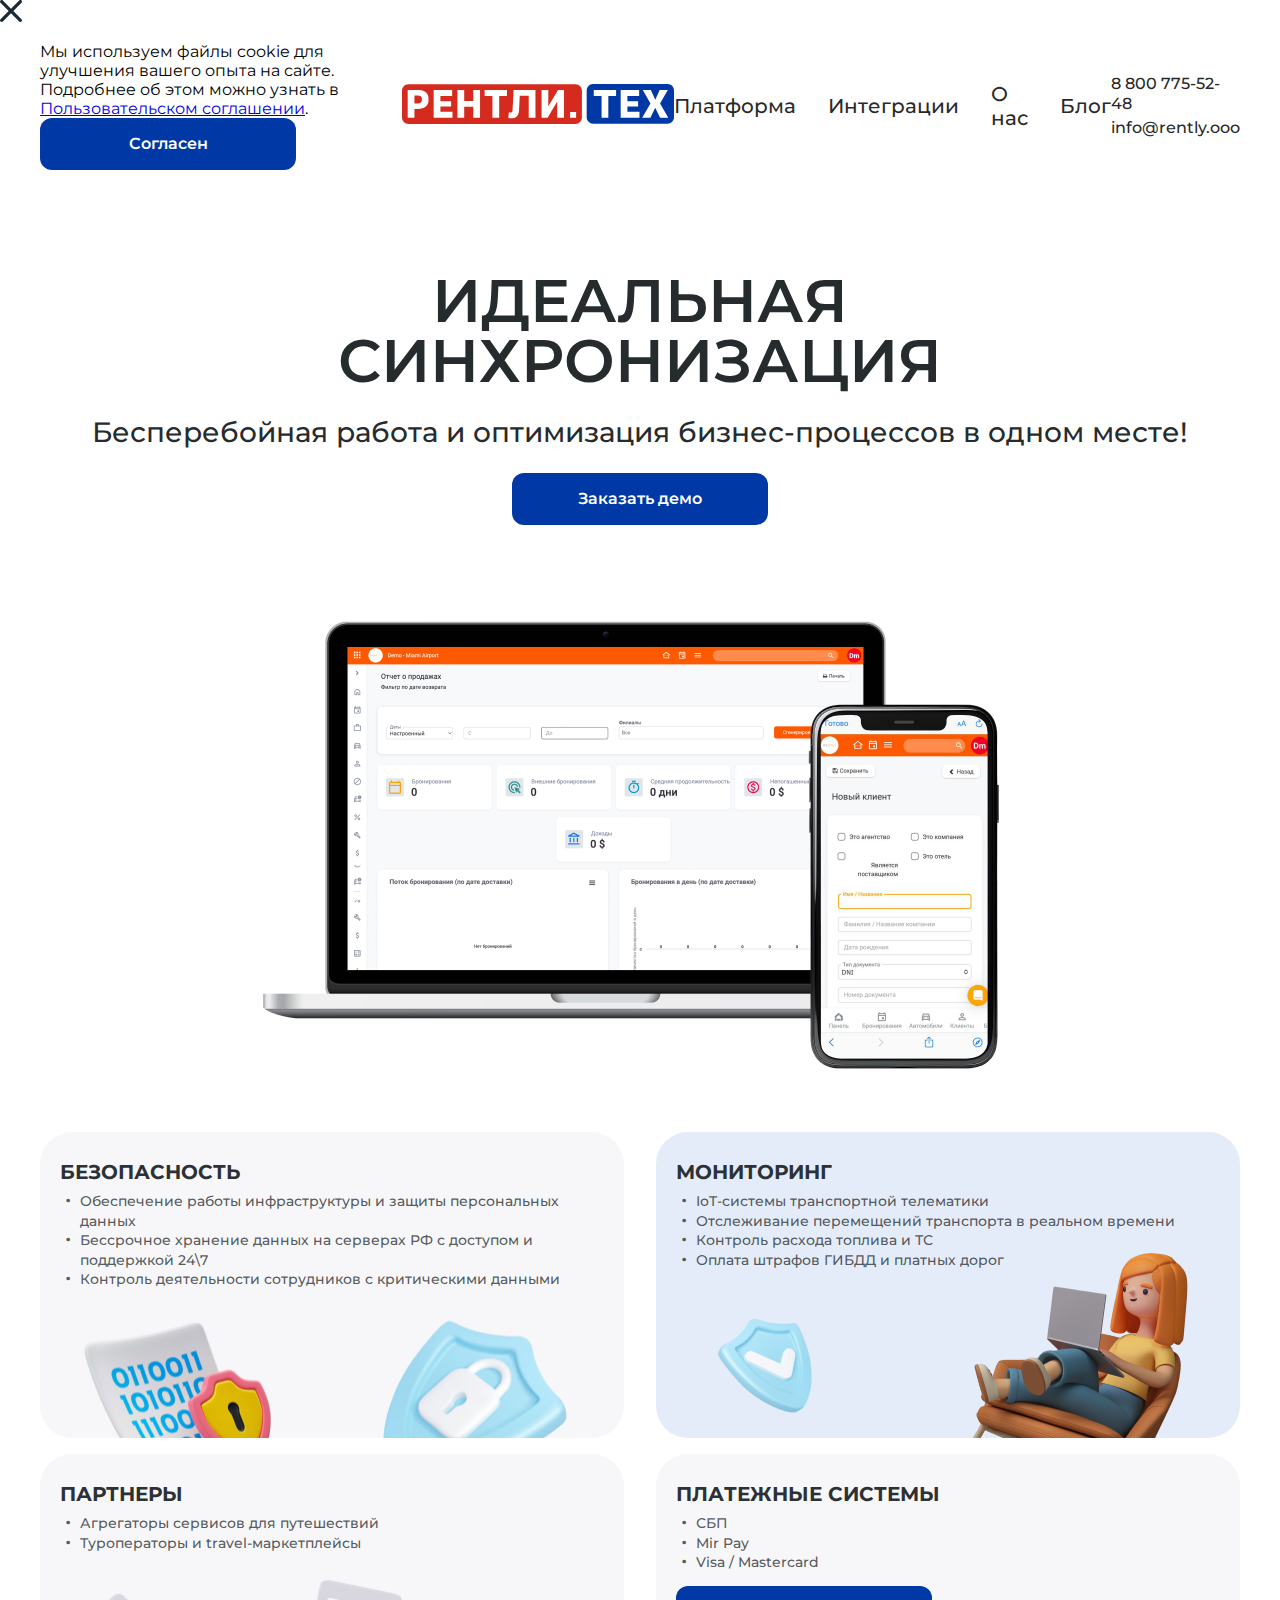
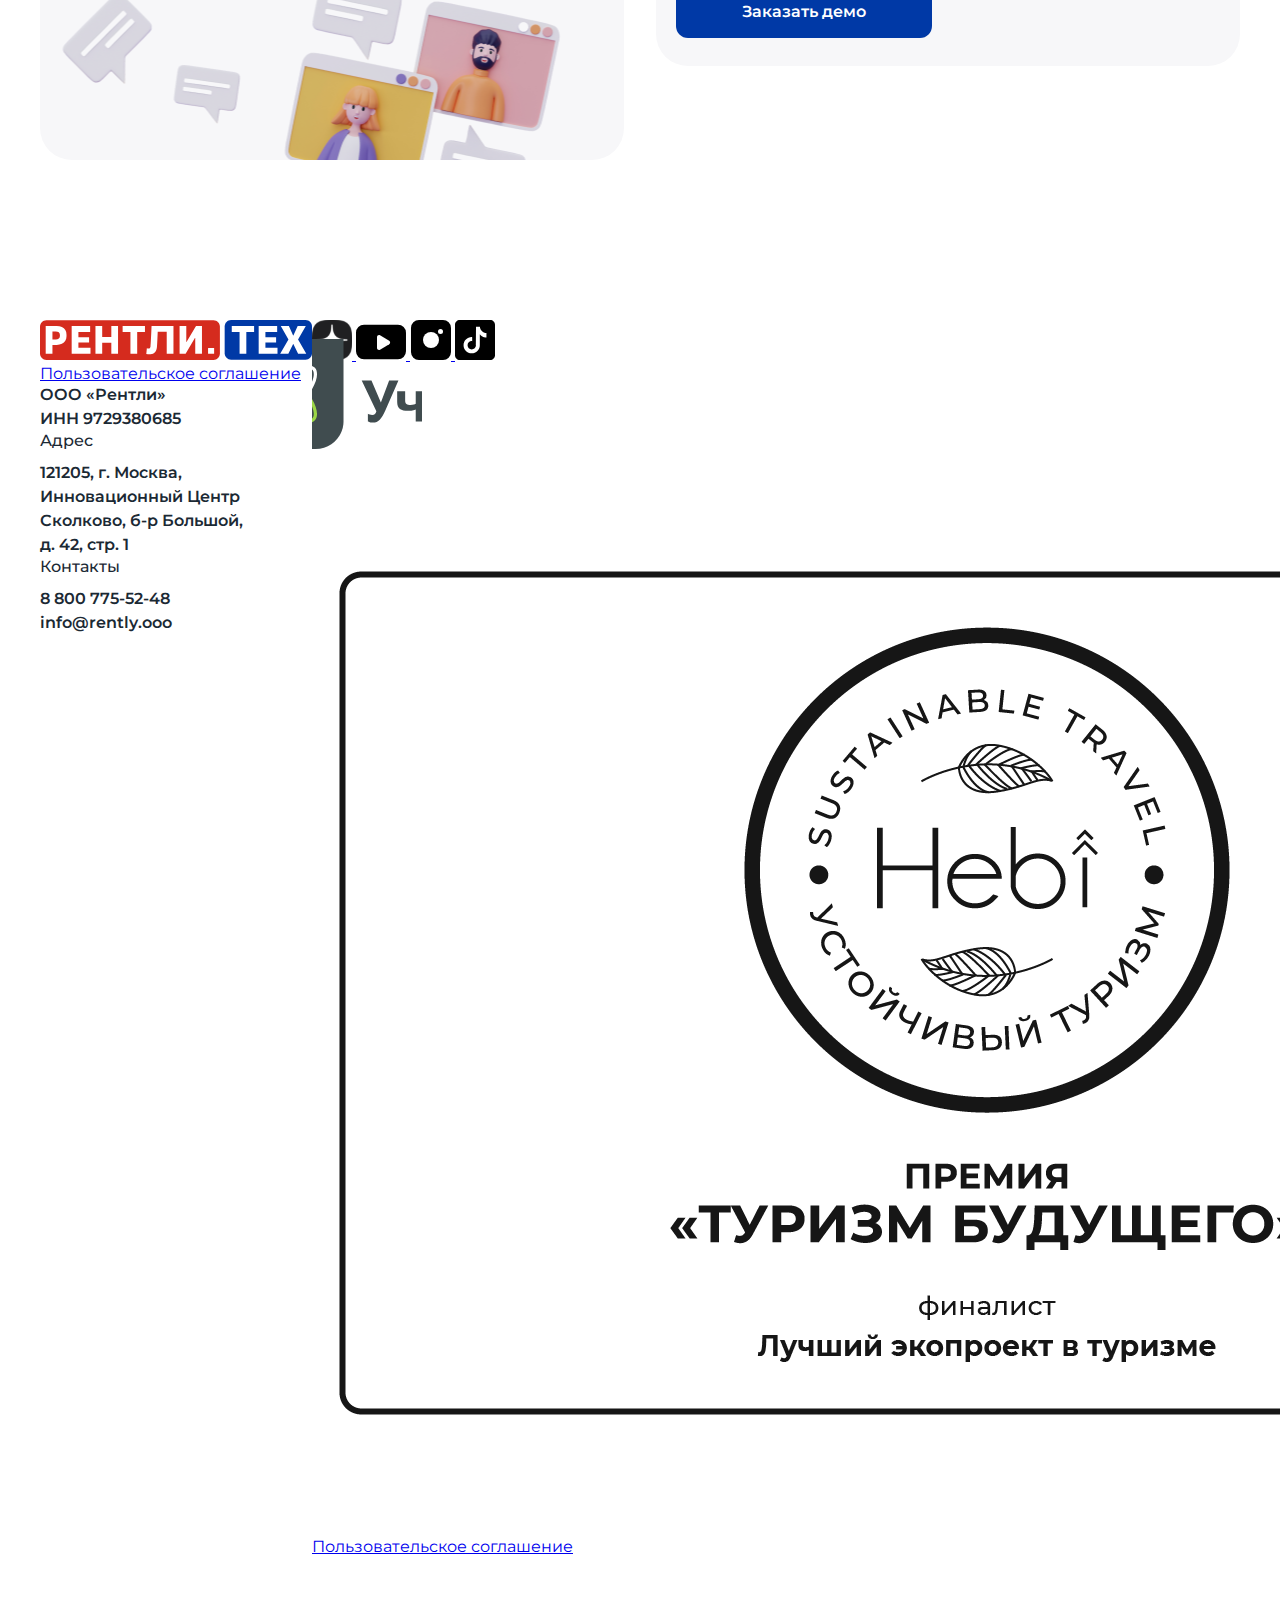
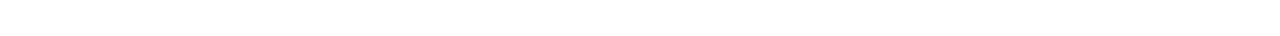
<file: integrations.html>
<!DOCTYPE html>
<html lang="en">
<head>
    <meta charset="UTF-8">
    <title>RENTLY</title>
    <link rel="stylesheet" href="assets/css/style.css">
    <link rel="stylesheet" href="assets/fonts/style.css">
    <meta name="viewport" content="width=device-width, initial-scale=1"/>
    <link type="image/x-icon" href="assets/img/favicon.svg" rel="shortcut icon">
</head>
<body>
<div class="integrations platform wrapper">
    <div class="form-demo-version">
        <div class="form-demo-version-content">
            <svg onclick="openModalDemo()" class="icon-close" width="22" height="22" viewBox="0 0 22 22" fill="none"
                 xmlns="http://www.w3.org/2000/svg">
                <path d="M11 13.3334L2.83332 21.5C2.52777 21.8056 2.13888 21.9584 1.66666 21.9584C1.19443 21.9584 0.805545 21.8056 0.49999 21.5C0.194434 21.1945 0.0416565 20.8056 0.0416565 20.3334C0.0416565 19.8611 0.194434 19.4722 0.49999 19.1667L8.66666 11L0.49999 2.83335C0.194434 2.5278 0.0416565 2.13891 0.0416565 1.66669C0.0416565 1.19446 0.194434 0.805576 0.49999 0.50002C0.805545 0.194465 1.19443 0.041687 1.66666 0.041687C2.13888 0.041687 2.52777 0.194465 2.83332 0.50002L11 8.66669L19.1667 0.50002C19.4722 0.194465 19.8611 0.041687 20.3333 0.041687C20.8055 0.041687 21.1944 0.194465 21.5 0.50002C21.8055 0.805576 21.9583 1.19446 21.9583 1.66669C21.9583 2.13891 21.8055 2.5278 21.5 2.83335L13.3333 11L21.5 19.1667C21.8055 19.4722 21.9583 19.8611 21.9583 20.3334C21.9583 20.8056 21.8055 21.1945 21.5 21.5C21.1944 21.8056 20.8055 21.9584 20.3333 21.9584C19.8611 21.9584 19.4722 21.8056 19.1667 21.5L11 13.3334Z"
                      fill="#1B2934"/>
            </svg>
            <script data-b24-form="inline/2/10h6zg" data-skip-moving="true">
                (function(w,d,u){
                    var s=d.createElement('script');s.async=true;s.src=u+'?'+(Date.now()/180000|0);
                    var h=d.getElementsByTagName('script')[0];h.parentNode.insertBefore(s,h);
                })(window,document,'https://cdn-ru.bitrix24.ru/b32304018/crm/form/loader_2.js');
            </script>
        </div>
    </div>
    <div class="container">
        <div class="header">
            <div id="popup" class="popup">
                <div class="popup-content">
                    <p>Мы используем файлы cookie для улучшения вашего опыта на сайте. Подробнее об этом можно узнать в <a target="_blank" href="assets/docs/policy.pdf">Пользовательском соглашении</a>.</p>
                    <button id="close-popup" class="blue-button content-button">Согласен</button>
                </div>
            </div>

            <a href="/">
                <svg class="header-logo" width="272" height="40" viewBox="0 0 272 40" fill="none"
                     xmlns="http://www.w3.org/2000/svg">
                    <g clip-path="url(#clip0_47_4)">
                        <path d="M173.497 0.274414H6.40261C2.86655 0.274414 0 3.15615 0 6.71096V33.5638C0 37.1186 2.86655 40.0003 6.40261 40.0003H173.497C177.033 40.0003 179.899 37.1186 179.899 33.5638V6.71096C179.899 3.15615 177.033 0.274414 173.497 0.274414Z"
                              fill="#D52B1E"/>
                        <path d="M265.597 0H191.069C187.532 0 184.666 2.88174 184.666 6.43655V33.2893C184.666 36.8441 187.532 39.7259 191.069 39.7259H265.597C269.133 39.7259 272 36.8441 272 33.2893V6.43655C272 2.88174 269.133 0 265.597 0Z"
                              fill="#0039A6"/>
                        <path d="M12.4419 33.7052H5.70605V6.01992H12.4419V33.7153V33.7052ZM9.54358 19.5021H15.8048C17.0571 19.5021 18.0467 19.1773 18.794 18.5174C19.5414 17.8575 19.915 16.9742 19.915 15.8778V14.9539C19.915 13.8575 19.5414 12.9844 18.794 12.3448C18.0467 11.7052 17.0369 11.3803 15.7644 11.3803H9.54358V6.00977H16.6834C18.6729 6.00977 20.3998 6.3651 21.8843 7.0656C23.3688 7.76611 24.5099 8.77119 25.3077 10.0707C26.1056 11.3702 26.5095 12.893 26.5095 14.6291V16.162C26.5095 17.9184 26.1056 19.4514 25.3077 20.7712C24.5099 22.091 23.3688 23.1062 21.8843 23.8169C20.3998 24.5275 18.6628 24.8829 16.6834 24.8829H9.54358V19.5123V19.5021Z"
                              fill="white"/>
                        <path d="M31.67 6.04028H50.1507V11.8982H38.4059V17.157H49.1004V22.3753H38.4059V27.8677H50.4941V33.7256H31.67V6.04028Z"
                              fill="white"/>
                        <path d="M62.1988 6.01953V16.9434H71.328V6.03984H78.0437V33.7353H71.328V22.8013H62.1988V33.7251H55.4629V6.01953H62.1988Z"
                              fill="white"/>
                        <path d="M104.956 6.04043V11.8983H97.1903V33.7155H90.4343V11.8881H82.6279V6.03027H104.966L104.956 6.04043Z"
                              fill="white"/>
                        <path d="M133.455 33.7051H126.719V11.6746H117.711C117.378 20.2736 117.136 25.3396 116.984 26.8726C116.742 29.2888 116.075 31.1162 114.975 32.365C113.874 33.6035 112.369 34.2431 110.46 34.2634H109.814C108.582 34.2634 107.411 34.1721 106.3 33.9995L106.855 28.2431C107.411 28.3751 108.017 28.436 108.673 28.436C109.743 28.4056 110.349 27.7355 110.501 26.4056C110.763 23.8066 111.117 17.0147 111.551 6.01978H133.465V33.7152L133.455 33.7051Z"
                              fill="white"/>
                        <path d="M146.291 6.01953V22.0094H147.603L144.725 25.0652L156.006 6.02968H161.964V33.7251H155.248V17.9079H154.026L156.682 15.0652L145.614 33.715H139.585V6.01953H146.301H146.291Z"
                              fill="white"/>
                        <path d="M174.103 28.0098V33.7052H168.074L168.094 28.0098H174.103Z" fill="white"/>
                        <path d="M214.094 6.04067V11.8985H206.328V33.7158H199.572V11.8884H191.766V6.03052H214.104L214.094 6.04067Z"
                              fill="white"/>
                        <path d="M218.679 6.04028H237.16V11.8982H225.415V17.157H236.109V22.3753H225.415V27.8677H237.503V33.7256H218.679V6.04028Z"
                              fill="white"/>
                        <path d="M248.894 6.01978L253.135 15.4208H253.368L257.68 6.01978H265.809L258.064 19.5731L266.294 33.7152H258.124L253.347 24.101H253.135L248.349 33.7152H240.179L248.45 19.5731L240.775 6.01978H248.904H248.894Z"
                              fill="white"/>
                    </g>
                    <defs>
                        <clipPath id="clip0_47_4">
                            <rect width="272" height="40" fill="white"/>
                        </clipPath>
                    </defs>
                </svg>
                <svg class="header-logo-mobile" width="80" height="80" viewBox="0 0 80 80" fill="none"
                     xmlns="http://www.w3.org/2000/svg">
                    <path d="M80 40C80 62.0904 62.0904 80 40 80C17.9096 80 0 62.0966 0 40C0 17.9096 17.9096 0 40 0C62.0904 0 80 17.9096 80 40Z"
                          fill="white"/>
                    <path d="M41.6339 60.6803H32.4772V23.2397H41.6339V60.6803ZM37.6892 41.4786H46.1998C47.8957 41.4786 49.25 41.0313 50.2625 40.143C51.2751 39.2547 51.7783 38.0619 51.7783 36.5772V35.3286C51.7783 33.8439 51.2751 32.6636 50.2625 31.8001C49.25 30.9366 47.8771 30.5017 46.1501 30.5017H37.6892V23.2397H47.3925C50.0886 23.2397 52.4492 23.7181 54.462 24.6685C56.4747 25.619 58.0277 26.9732 59.1211 28.7313C60.2144 30.4893 60.7548 32.5393 60.7548 34.8937V36.9686C60.7548 39.3354 60.2082 41.4165 59.1211 43.1932C58.0339 44.976 56.4809 46.3427 54.462 47.3056C52.4492 48.2685 50.0886 48.7468 47.3925 48.7468H37.6892V41.4786Z"
                          fill="#1E4295"/>
                    <path d="M30.8495 23.2642H21.8792V31.1784H30.8495V23.2642Z" fill="#D52E1E"/>
                </svg>

            </a>

            <ul class="nav-menu">
                <li>
                    <a href="platform.html">Платформа</a>
                </li>
                <li>
                    <a href="integrations.html">Интеграции</a>
                </li>
                <li>
                    <a href="about-us.html"> О нас</a>
                </li>
                <li>
                    <a href="blog.html"> Блог</a>
                </li>
            </ul>


            <div class="header-contacts">
                <a href="tel:8 800 775-52-48">8 800 775-52-48</a>
                <a href="mailto:info@rently.ooo">info@rently.ooo</a>
            </div>

            <div class="menu">
                <input type="checkbox" id="burger-checkbox" class="burger-checkbox">
                <label for="burger-checkbox" class="burger"></label>
                <ul class="menu-list">
                    <li><a href="platform.html" class="menu-item">Платформа</a>
                    <li>
                    <li><a href="integrations.html" class="menu-item">Интеграции</a>
                    <li>
                    <li><a href="about-us.html" class="menu-item">О нас</a>
                    <li>
                </ul>
            </div>
        </div>
        <section class="main-screen">

            <div class="main-screen-content">
                <h1>
                    ИДЕАЛЬНАЯ <br> СИНХРОНИЗАЦИЯ
                </h1>
                <p class="description">
                    Бесперебойная работа и оптимизация бизнес-процессов
                    в одном месте!
                </p>
                <button class="content-button" type="button" onclick="openModalDemo()">
                    Заказать демо
                </button>
            </div>

            <img class="main-image" src="assets/img/front-page/mainscreen-devices.png" alt="image">
        </section>

        <section class="section-50">
            <div class="section-50-content">
                <div class="section-50-item">
                    <div>
                        <p class="title">
                            Безопасность
                        </p>
                        <ul>
                            <li>Обеспечение работы инфраструктуры и защиты персональных данных</li>
                            <li>Бессрочное хранение данных на серверах РФ с доступом и поддержкой 24\7</li>
                            <li>Контроль деятельности сотрудников с критическими данными</li>
                        </ul>
                    </div>
                </div>

                <div class="section-50-item bg-blue-10">
                    <div>
                        <p class="title">
                            Мониторинг
                        </p>
                        <ul>
                            <li>IoT-системы транспортной телематики</li>
                            <li>Отслеживание перемещений транспорта в реальном времени</li>
                            <li>Контроль расхода топлива и ТС</li>
                            <li>Оплата штрафов ГИБДД и платных дорог</li>
                        </ul>
                    </div>
                </div>
                <div class="section-50-item">
                    <div>
                        <p class="title">
                            Партнеры
                        </p>
                        <ul>
                            <li>Агрегаторы сервисов для путешествий</li>
                            <li>Туроператоры и travel-маркетплейсы</li>
                        </ul>
                    </div>
                </div>
                <div class="section-50-item">
                    <div>
                        <p class="title color-red">
                            Платежные системы
                        </p>
                        <ul>
                            <li>СБП</li>
                            <li>Mir Pay</li>
                            <li>Visa / Mastercard</li>
                        </ul>
                    </div>
                    <button class="content-button button-integrations" type="button" onclick="openModalDemo()">
                        Заказать демо
                    </button>
                </div>
            </div>
        </section>

        <section class="footer">
            <div class="footer-group">
                <div class="footer-policy">
                    <a href="/"><img class="footer-main-logo" src="assets/img/logo.svg" alt=""></a>
                    <a class="policy" href="assets/docs/policy.pdf">Пользовательское соглашение</a>
                </div>

                <div class="company-details">
                    <p>
                        ООО «Рентли» <br>
                        ИНН 9729380685
                    </p>
                </div>
                <div class="address">
                    <p class="title">
                        Адрес
                    </p>
                    <p>
                        121205, г. Москва, Инновационный Центр <br> Сколково, б-р Большой, <br>
                        д. 42, стр. 1
                    </p>
                </div>
                <div class="contacts">
                    <div>
                        <p class="title">
                            Контакты
                        </p>
                        <p>
                            <a href="tel:8 800 775-52-48">8 800 775-52-48</a>
                        </p>
                        <p><a href="mailto:info@rently.ooo">info@rently.ooo</a></p>
                    </div>
                    <img class="footer-logo-mobile" src="assets/img/front-page/footer-logo.png" alt="">
                </div>
            </div>
            <div class="footer-group">
                <div class="footer-group-item social">
                    <a target="_blank" href="https://dzen.ru/rently">
                        <img src="assets/img/front-page/dzen.svg" alt="">
                    </a>
                    <a target="_blank" href="https://youtube.com/@arturszantmans">
                        <img src="assets/img/front-page/youtube.svg" alt="">
                    </a>
                    <a target="_blank" href="https://www.instagram.com/rently.tech1">
                        <img src="assets/img/front-page/insta.svg" alt="">
                    </a>
                    <a target="_blank" href="https://www.tiktok.com/@rently.tech">
                        <img src="assets/img/front-page/tiktok.svg  " alt="">
                    </a>
                </div>
                <div class="footer-group-item">
                    <img class="footer-logo" src="assets/img/front-page/footer-logo.svg" alt="">
                    <img class="tourism" src="assets/img/front-page/tourism.png" alt="">
                </div>
                <a class="policy policy-mobile" href="assets/docs/policy.pdf">Пользовательское соглашение</a>
            </div>
        </section>
    </div>
</div>
<script src="assets/js/index.js"></script>
</body>
</html>
</file>
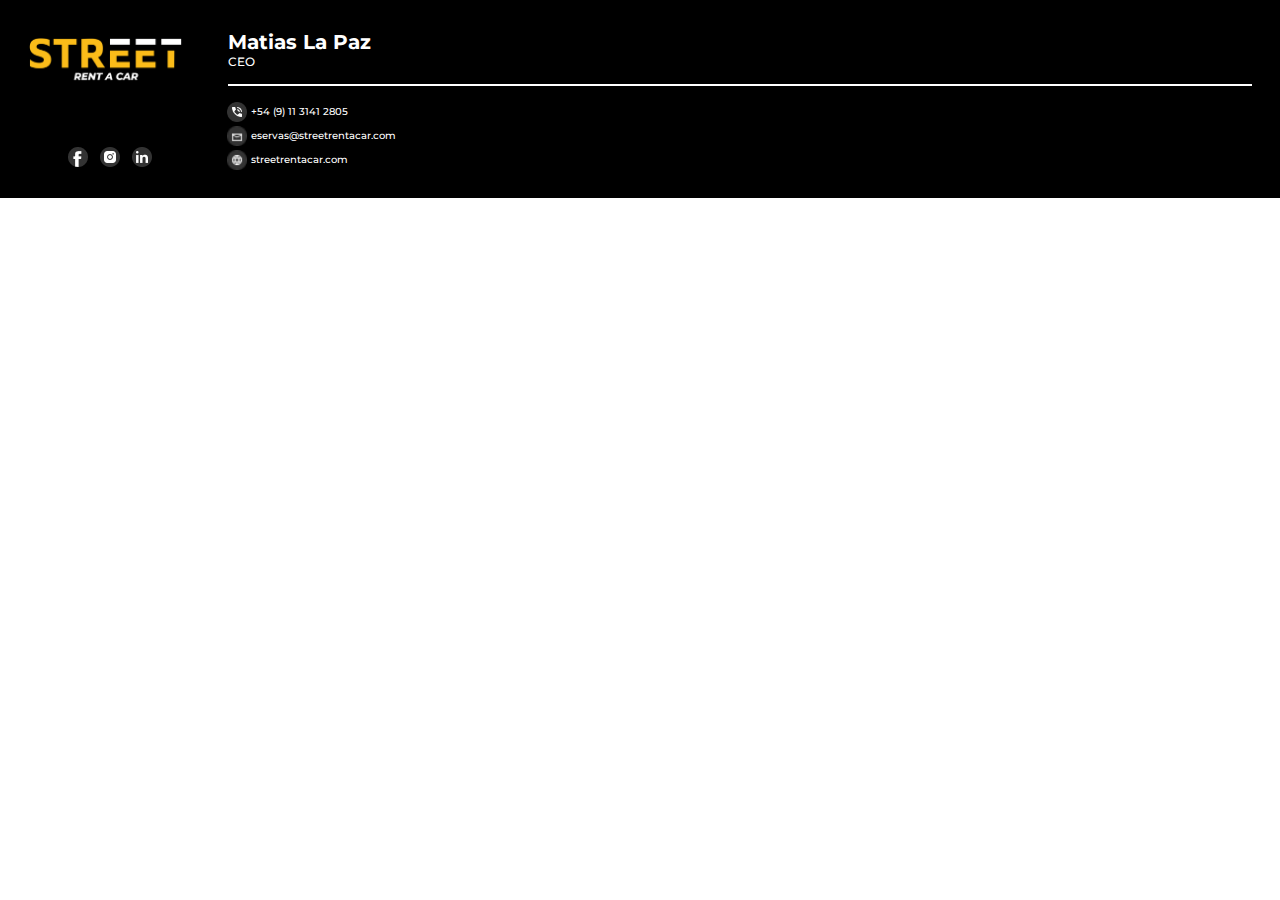
<file: mail-eu.html>
<!DOCTYPE html>
<html lang="en">
<head>
    <meta charset="UTF-8">
    <meta http-equiv="Content-Type" content="text/html charset=UTF-8"/>
    <meta name="viewport" content="width=device-width, initial-scale=1"/>
    <title>Mail</title>
    <style>
        @import url('https://fonts.googleapis.com/css2?family=Montserrat:ital,wght@0,100..900;1,100..900&display=swap');

        body {
            margin: 0;
            padding: 0;
            font-family: "Montserrat", Arial, sans-serif;
        }

        p {
            margin: 0;
        }

        .mail-content {
            display: flex;
            flex-direction: column;
            gap: 14px;
            background: black;
            padding: 28px;
            color: white;
        }

        .mail-content-item {
            display: flex;
            align-items: center;
            gap: 45px;
        }

        .mail-content-item:last-child {
            align-items: flex-end;
        }

        .logo {
            margin-top: 7px;
            width: 155px;
            height: 49px;
        }

        .title {
            font-weight: 700;
            font-size: 20px;
            line-height: 24px;
        }

        .position {
            position: relative;
            font-weight: 500;
            font-size: 12px;
            line-height: 140%;
            margin-bottom: 13px;
        }

        .white-line {
            display: block;
            background: white;
            width: 100%;
            height: 2px;
        }

        ul {
            list-style: none;
            margin: 0;
        }

        ul li {
            color: white;
            font-weight: 500;
            font-size: 10px;
            line-height: 12px;
        }

        ul li a {
            text-decoration: none;
            color: white;
        }

        ul:first-child {
            display: flex;
            align-items: center;
            gap: 12px;
        }


        ul img {
            width: 20px;
            height: 20px;
        }

        ul:last-child {
            display: flex;
            flex-direction: column;
            gap: 4px;
            margin: 0;
            padding-left: 30px;
        }

        ul:last-child li a {
            display: flex;
            gap: 4px;
            align-items: center;
        }

        @media screen and (max-width: 420px) {
            .mail-content-item {
                flex-direction: column;
                gap: 27px;
            }

            .mail-content-item:last-child {
                align-items: flex-start;
                flex-direction: column-reverse;
                gap: 20px;
            }

            ul:first-child {
                justify-content: center;
                width: 100%;
            }

            ul:last-child,
            ul {
                padding: 0;
            }
        }

    </style>
</head>
<body>
<div class="mail-content">
    <div class="mail-content-item">
        <a target="_blank" href="http://streetrentacar.com"><img class="logo" src="assets/img/mail-eu/logo.png" alt="logo"></a>
        <div style="width: 100%">
            <p class="title">
                Matias La Paz
            </p>
            <p class="position">
                CEO
            </p>
            <span class="white-line"></span>
        </div>
    </div>
    <div class="mail-content-item">
        <ul>
            <li>
                <a target="_blank" href="https://www.facebook.com/share/19pEz9HpEW/?mibextid=wwXIfr">
                    <img src="assets/img/mail-eu/facebook.png" alt="">
                </a>
            </li>
            <li>
                <a target="_blank"
                   href="https://www.instagram.com/streetrentacar/profilecard/?igsh=MTVuZGdqcW0yczg0Nw==">
                    <img src="assets/img/mail-eu/instagram.png" alt="">
                </a>
            </li>
            <li>
                <a target="_blank" href="https://www.linkedin.com/company/streetrentacar.com/">
                    <img src="assets/img/mail-eu/linkedin.png" alt="">
                </a>
            </li>
        </ul>
        <ul>
            <li>
                <a href="tel:+54 (9) 11 3141 2805">
                    <img src="assets/img/mail-eu/phone.png" alt="">
                    <span>+54 (9) 11 3141 2805</span>
                </a>

            </li>
            <li>
                <a href="mailto:eservas@streetrentacar.com">
                    <img src="assets/img/mail-eu/mail.png" alt="">
                    <span>eservas@streetrentacar.com</span>
                </a>
            </li>
            <li>
                <a target="_blank" href="http://streetrentacar.com">
                    <img src="assets/img/mail-eu/web.png" alt="">
                    <span>streetrentacar.com</span>
                </a>
            </li>
        </ul>
    </div>
</div>
</body>
</html>
</file>
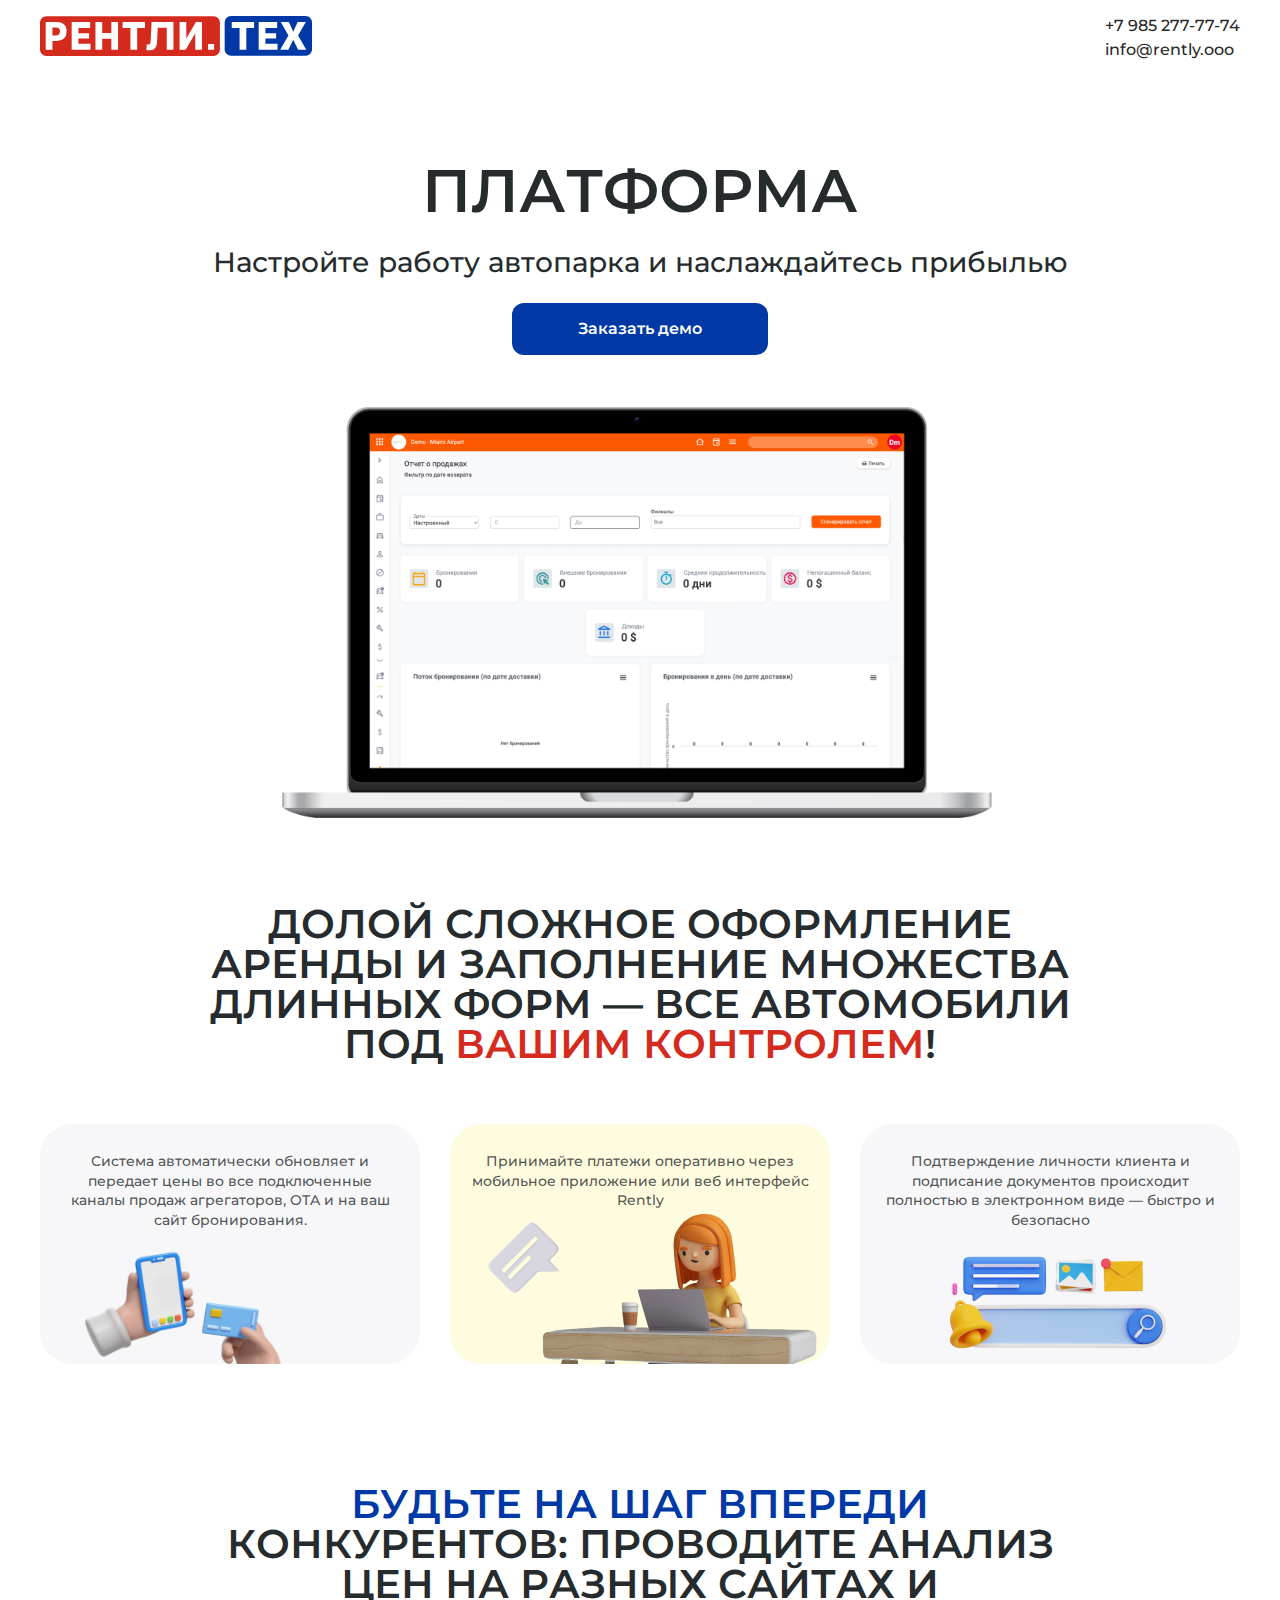
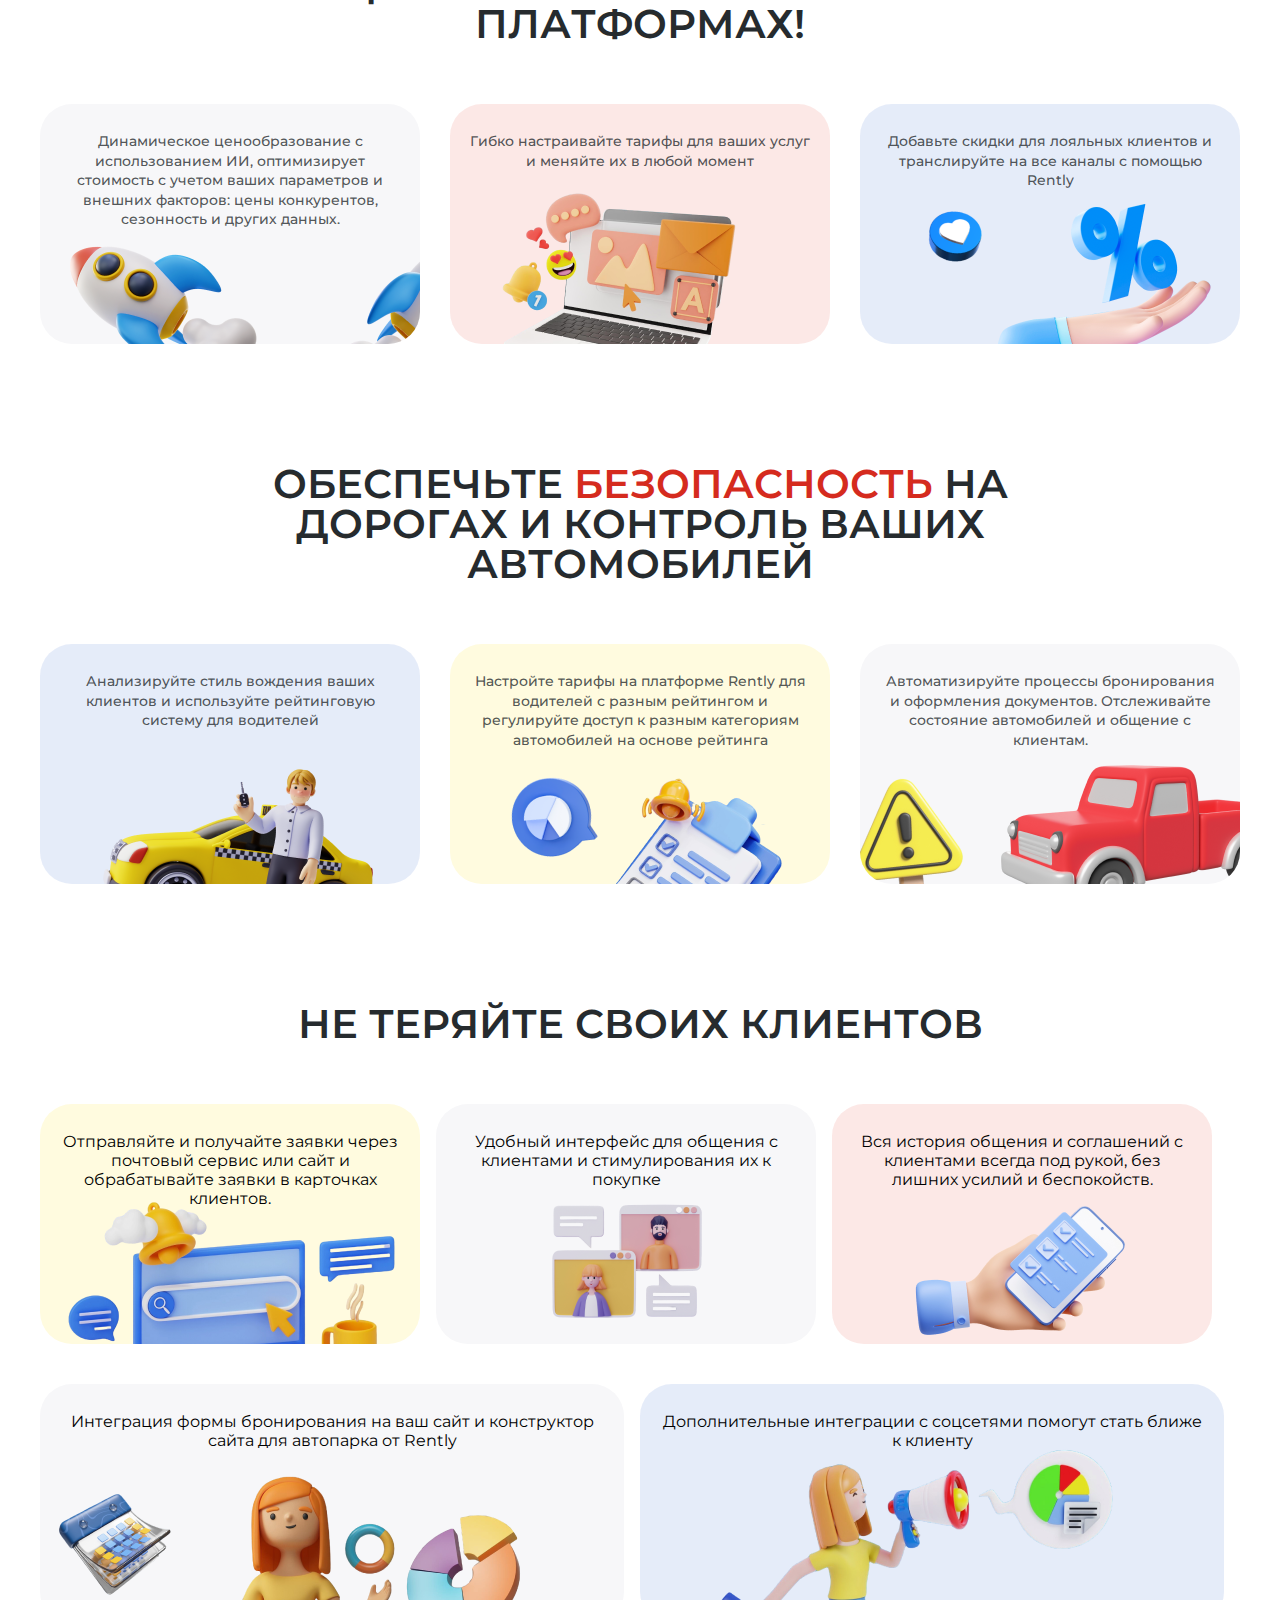
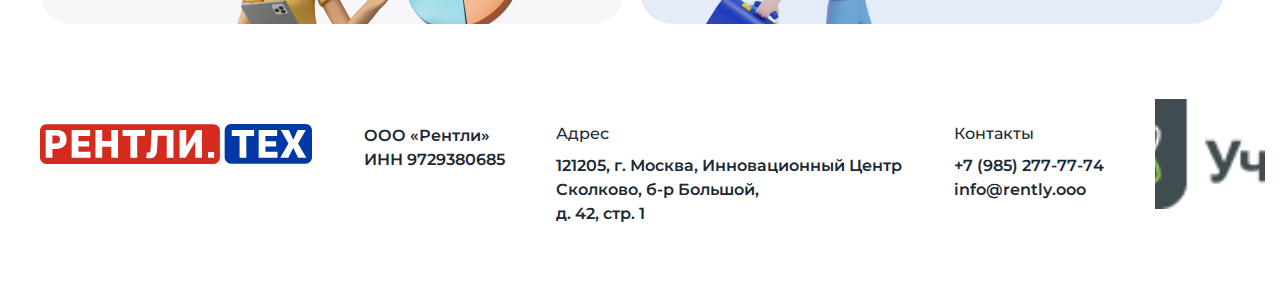
<file: platform.html>
<!DOCTYPE html>
<html lang="en">
<head>
    <meta charset="UTF-8">
    <title>RENTLY</title>
    <link rel="stylesheet" href="assets/css/style.css">
    <link rel="stylesheet" href="assets/fonts/style.css">
    <meta name="viewport" content="width=device-width, initial-scale=1"/>
    <link type="image/x-icon" href="assets/img/favicon.svg" rel="shortcut icon">
</head>
<body>
<div class="platform wrapper">
    <div class="container">
        <div class="header">
            <a href="/">
                <svg class="header-logo" width="272" height="40" viewBox="0 0 272 40" fill="none"
                     xmlns="http://www.w3.org/2000/svg">
                    <g clip-path="url(#clip0_47_4)">
                        <path d="M173.497 0.274414H6.40261C2.86655 0.274414 0 3.15615 0 6.71096V33.5638C0 37.1186 2.86655 40.0003 6.40261 40.0003H173.497C177.033 40.0003 179.899 37.1186 179.899 33.5638V6.71096C179.899 3.15615 177.033 0.274414 173.497 0.274414Z"
                              fill="#D52B1E"/>
                        <path d="M265.597 0H191.069C187.532 0 184.666 2.88174 184.666 6.43655V33.2893C184.666 36.8441 187.532 39.7259 191.069 39.7259H265.597C269.133 39.7259 272 36.8441 272 33.2893V6.43655C272 2.88174 269.133 0 265.597 0Z"
                              fill="#0039A6"/>
                        <path d="M12.4419 33.7052H5.70605V6.01992H12.4419V33.7153V33.7052ZM9.54358 19.5021H15.8048C17.0571 19.5021 18.0467 19.1773 18.794 18.5174C19.5414 17.8575 19.915 16.9742 19.915 15.8778V14.9539C19.915 13.8575 19.5414 12.9844 18.794 12.3448C18.0467 11.7052 17.0369 11.3803 15.7644 11.3803H9.54358V6.00977H16.6834C18.6729 6.00977 20.3998 6.3651 21.8843 7.0656C23.3688 7.76611 24.5099 8.77119 25.3077 10.0707C26.1056 11.3702 26.5095 12.893 26.5095 14.6291V16.162C26.5095 17.9184 26.1056 19.4514 25.3077 20.7712C24.5099 22.091 23.3688 23.1062 21.8843 23.8169C20.3998 24.5275 18.6628 24.8829 16.6834 24.8829H9.54358V19.5123V19.5021Z"
                              fill="white"/>
                        <path d="M31.67 6.04028H50.1507V11.8982H38.4059V17.157H49.1004V22.3753H38.4059V27.8677H50.4941V33.7256H31.67V6.04028Z"
                              fill="white"/>
                        <path d="M62.1988 6.01953V16.9434H71.328V6.03984H78.0437V33.7353H71.328V22.8013H62.1988V33.7251H55.4629V6.01953H62.1988Z"
                              fill="white"/>
                        <path d="M104.956 6.04043V11.8983H97.1903V33.7155H90.4343V11.8881H82.6279V6.03027H104.966L104.956 6.04043Z"
                              fill="white"/>
                        <path d="M133.455 33.7051H126.719V11.6746H117.711C117.378 20.2736 117.136 25.3396 116.984 26.8726C116.742 29.2888 116.075 31.1162 114.975 32.365C113.874 33.6035 112.369 34.2431 110.46 34.2634H109.814C108.582 34.2634 107.411 34.1721 106.3 33.9995L106.855 28.2431C107.411 28.3751 108.017 28.436 108.673 28.436C109.743 28.4056 110.349 27.7355 110.501 26.4056C110.763 23.8066 111.117 17.0147 111.551 6.01978H133.465V33.7152L133.455 33.7051Z"
                              fill="white"/>
                        <path d="M146.291 6.01953V22.0094H147.603L144.725 25.0652L156.006 6.02968H161.964V33.7251H155.248V17.9079H154.026L156.682 15.0652L145.614 33.715H139.585V6.01953H146.301H146.291Z"
                              fill="white"/>
                        <path d="M174.103 28.0098V33.7052H168.074L168.094 28.0098H174.103Z" fill="white"/>
                        <path d="M214.094 6.04067V11.8985H206.328V33.7158H199.572V11.8884H191.766V6.03052H214.104L214.094 6.04067Z"
                              fill="white"/>
                        <path d="M218.679 6.04028H237.16V11.8982H225.415V17.157H236.109V22.3753H225.415V27.8677H237.503V33.7256H218.679V6.04028Z"
                              fill="white"/>
                        <path d="M248.894 6.01978L253.135 15.4208H253.368L257.68 6.01978H265.809L258.064 19.5731L266.294 33.7152H258.124L253.347 24.101H253.135L248.349 33.7152H240.179L248.45 19.5731L240.775 6.01978H248.904H248.894Z"
                              fill="white"/>
                    </g>
                    <defs>
                        <clipPath id="clip0_47_4">
                            <rect width="272" height="40" fill="white"/>
                        </clipPath>
                    </defs>
                </svg>
                <svg class="header-logo-mobile" width="80" height="80" viewBox="0 0 80 80" fill="none"
                     xmlns="http://www.w3.org/2000/svg">
                    <path d="M80 40C80 62.0904 62.0904 80 40 80C17.9096 80 0 62.0966 0 40C0 17.9096 17.9096 0 40 0C62.0904 0 80 17.9096 80 40Z"
                          fill="white"/>
                    <path d="M41.6339 60.6803H32.4772V23.2397H41.6339V60.6803ZM37.6892 41.4786H46.1998C47.8957 41.4786 49.25 41.0313 50.2625 40.143C51.2751 39.2547 51.7783 38.0619 51.7783 36.5772V35.3286C51.7783 33.8439 51.2751 32.6636 50.2625 31.8001C49.25 30.9366 47.8771 30.5017 46.1501 30.5017H37.6892V23.2397H47.3925C50.0886 23.2397 52.4492 23.7181 54.462 24.6685C56.4747 25.619 58.0277 26.9732 59.1211 28.7313C60.2144 30.4893 60.7548 32.5393 60.7548 34.8937V36.9686C60.7548 39.3354 60.2082 41.4165 59.1211 43.1932C58.0339 44.976 56.4809 46.3427 54.462 47.3056C52.4492 48.2685 50.0886 48.7468 47.3925 48.7468H37.6892V41.4786Z"
                          fill="#1E4295"/>
                    <path d="M30.8495 23.2642H21.8792V31.1784H30.8495V23.2642Z" fill="#D52E1E"/>
                </svg>

            </a>

            <!--            <ul class="nav-menu">-->
            <!--                <li>-->
            <!--                    <a href="#">Платформа</a>-->
            <!--                </li>-->
            <!--                <li>-->
            <!--                    <a href="#">Интеграции</a>-->
            <!--                </li>-->
            <!--                <li>-->
            <!--                    <a href="#"> О нас</a>-->
            <!--                </li>-->
            <!--            </ul>-->

            <div class="header-contacts">
                <a href="tel:+7 985 277-77-74">+7 985 277-77-74</a>
                <a href="mailto:info@rently.ooo">info@rently.ooo</a>
            </div>

            <div class="menu">
                <input type="checkbox" id="burger-checkbox" class="burger-checkbox">
                <label for="burger-checkbox" class="burger"></label>
                <ul class="menu-list">
                    <li><a href="#" class="menu-item">Платформа</a>
                    <li>
                    <li><a href="#" class="menu-item">Интеграции</a>
                    <li>
                    <li><a href="#" class="menu-item">О нас</a>
                    <li>
                </ul>
            </div>
        </div>
        <section class="main-screen">

            <div class="main-screen-content">
                <h1>
                    ПЛАТФОРМА
                </h1>
                <p class="description">
                    Настройте работу автопарка и наслаждайтесь прибылью
                </p>
                <button class="content-button" type="button" onclick="openModal()">
                    Заказать демо
                </button>
            </div>
            <div class="form-request">
                <div class="form-request-content">
                    <svg onclick="openModal()" class="icon-close" width="22" height="22" viewBox="0 0 22 22" fill="none"
                         xmlns="http://www.w3.org/2000/svg">
                        <path d="M11 13.3334L2.83332 21.5C2.52777 21.8056 2.13888 21.9584 1.66666 21.9584C1.19443 21.9584 0.805545 21.8056 0.49999 21.5C0.194434 21.1945 0.0416565 20.8056 0.0416565 20.3334C0.0416565 19.8611 0.194434 19.4722 0.49999 19.1667L8.66666 11L0.49999 2.83335C0.194434 2.5278 0.0416565 2.13891 0.0416565 1.66669C0.0416565 1.19446 0.194434 0.805576 0.49999 0.50002C0.805545 0.194465 1.19443 0.041687 1.66666 0.041687C2.13888 0.041687 2.52777 0.194465 2.83332 0.50002L11 8.66669L19.1667 0.50002C19.4722 0.194465 19.8611 0.041687 20.3333 0.041687C20.8055 0.041687 21.1944 0.194465 21.5 0.50002C21.8055 0.805576 21.9583 1.19446 21.9583 1.66669C21.9583 2.13891 21.8055 2.5278 21.5 2.83335L13.3333 11L21.5 19.1667C21.8055 19.4722 21.9583 19.8611 21.9583 20.3334C21.9583 20.8056 21.8055 21.1945 21.5 21.5C21.1944 21.8056 20.8055 21.9584 20.3333 21.9584C19.8611 21.9584 19.4722 21.8056 19.1667 21.5L11 13.3334Z"
                              fill="#1B2934"/>
                    </svg>
                    <p class="title">
                        Заполните заявку
                    </p>
                    <p class="description">
                        Мы с вами свяжемся в ближайшее время
                    </p>
                    <form action="https://formspree.io/f/mdknvzzl"
                          method="POST">
                        <div class="form-group">
                            <label>
                                <input placeholder="Имя*" name="name" type="text">
                            </label>
                        </div>
                        <div class="form-group form-items">
                            <label>
                                <input placeholder="Телефон*" name="tel" type="tel">
                            </label>
                            <label>
                                <input placeholder="E-mail" name="email" type="email">
                            </label>
                        </div>
                        <div class="form-group">
                            <label>
                                <textarea placeholder="Ваш комментарий" name="message" rows="6"></textarea>
                            </label>
                        </div>
                        <div class="form-group">
                            <button type="submit">Отправить заявку</button>
                        </div>
                        <div class="form-group">
                            <p>
                                Нажимая на кнопку “Оставить заявку”, вы даете согласие на обработку персональных данных
                            </p>
                        </div>
                    </form>
                </div>
            </div>

            <img class="main-image" src="assets/img/platform/platform-main.png" alt="image">
        </section>

        <section class="section-33 first">
            <div class="section-title max-905">
                <h2 class="uppercase">
                    Долой сложное оформление аренды и заполнение множества длинных форм — все автомобили под <span
                        class="color-red">вашим контролем</span>!
                </h2>
            </div>
            <div class="section-33-content">
                <div class="section-33-item">
                    <p>Система автоматически обновляет и передает цены во все подключенные каналы продаж агрегаторов,
                        OTA и на ваш сайт бронирования.</p>
                </div>
                <div class="section-33-item yellow">
                    <p>Принимайте платежи оперативно через мобильное приложение или веб интерфейс Rently</p>
                </div>
                <div class="section-33-item">
                    <p>Подтверждение личности клиента и подписание документов происходит полностью в электронном виде —
                        быстро и безопасно</p>
                </div>
            </div>
        </section>
        <section class="section-33 second">
            <div class="section-title max-905">
                <h2 class="uppercase">
                    <span class="color-blue">Будьте на шаг впереди</span> конкурентов: проводите анализ цен на разных
                    сайтах и платформах!
                </h2>
            </div>
            <div class="section-33-content">
                <div class="section-33-item">
                    <p>Динамическое ценообразование с использованием ИИ, оптимизирует стоимость с учетом ваших
                        параметров и внешних факторов: цены конкурентов, сезонность и других данных.</p>
                </div>
                <div class="section-33-item red-10">
                    <p>Гибко настраивайте тарифы для ваших услуг и меняйте их в любой момент</p>
                </div>
                <div class="section-33-item bg-blue-10">
                    <p>Добавьте скидки для лояльных клиентов и транслируйте на все каналы с помощью Rently</p>
                </div>
            </div>
        </section>
        <section class="section-33 three">
            <div class="section-title max-905">
                <h2 class="uppercase">
                    Обеспечьте <span class="color-red">безопасность</span> на дорогах и контроль ваших автомобилей
                </h2>
            </div>
            <div class="section-33-content">
                <div class="section-33-item bg-blue-10">
                    <p>Анализируйте стиль вождения ваших клиентов и используйте рейтинговую систему для водителей</p>
                </div>
                <div class="section-33-item yellow">
                    <p>Настройте тарифы на платформе Rently для водителей с разным рейтингом и регулируйте доступ к
                        разным категориям автомобилей на основе рейтинга</p>
                </div>
                <div class="section-33-item">
                    <p>Автоматизируйте процессы бронирования и
                        оформления документов. Отслеживайте состояние автомобилей
                        и общение с клиентам.</p>
                </div>
            </div>
        </section>
        <section class="section-platform">
            <div class="section-title max-905">
                <h2 class="uppercase">
                    НЕ ТЕРЯЙТЕ СВОИХ КЛИЕНТОВ
                </h2>
            </div>
            <div class="section-platform-content">
                <div class="section-platform-33">
                    <div class="section-platform-33-item yellow">
                        <p>Отправляйте и получайте заявки через почтовый сервис или сайт и обрабатывайте заявки в
                            карточках клиентов.</p>
                    </div>
                    <div class="section-platform-33-item">
                        <p>Удобный интерфейс для общения с клиентами и стимулирования их к покупке</p>
                    </div>
                    <div class="section-platform-33-item red-10">
                        <p>Вся история общения и соглашений с клиентами всегда под рукой, без лишних усилий и
                            беспокойств.</p>
                    </div>
                </div>
                <div class="section-platform-50">
                    <div class="section-platform-50-item">
                        <p>Интеграция формы бронирования на ваш сайт и конструктор сайта для автопарка от Rently</p>
                    </div>
                    <div class="section-platform-50-item bg-blue-10">
                        <p>Дополнительные интеграции с соцсетями помогут стать ближе к клиенту</p>
                    </div>
                </div>
            </div>
    </section>

    <section class="footer">
        <a href="/"><img class="footer-main-logo" src="assets/img/logo.svg" alt=""></a>

        <div class="company-details">
            <p>
                ООО «Рентли» <br>
                ИНН 9729380685
            </p>
        </div>

        <div class="address">
            <p class="title">
                Адрес
            </p>
            <p>
                121205, г. Москва, Инновационный Центр <br> Сколково, б-р Большой, <br>
                д. 42, стр. 1
            </p>
        </div>
        <div class="contacts">
            <div>
                <p class="title">
                    Контакты
                </p>
                <p>
                    <a href="tel:+7 (985) 277-77-74">+7 (985) 277-77-74</a>
                </p>
                <p><a href="mailto:info@rently.ooo">info@rently.ooo</a></p>
            </div>
            <img class="footer-logo-mobile" src="assets/img/front-page/footer-logo.png" alt="">
        </div>
        <img class="footer-logo" src="assets/img/front-page/footer-logo.png" alt="">
    </section>
</div>
</div>
<script src="assets/js/index.js"></script>
</body>
</html>
</file>
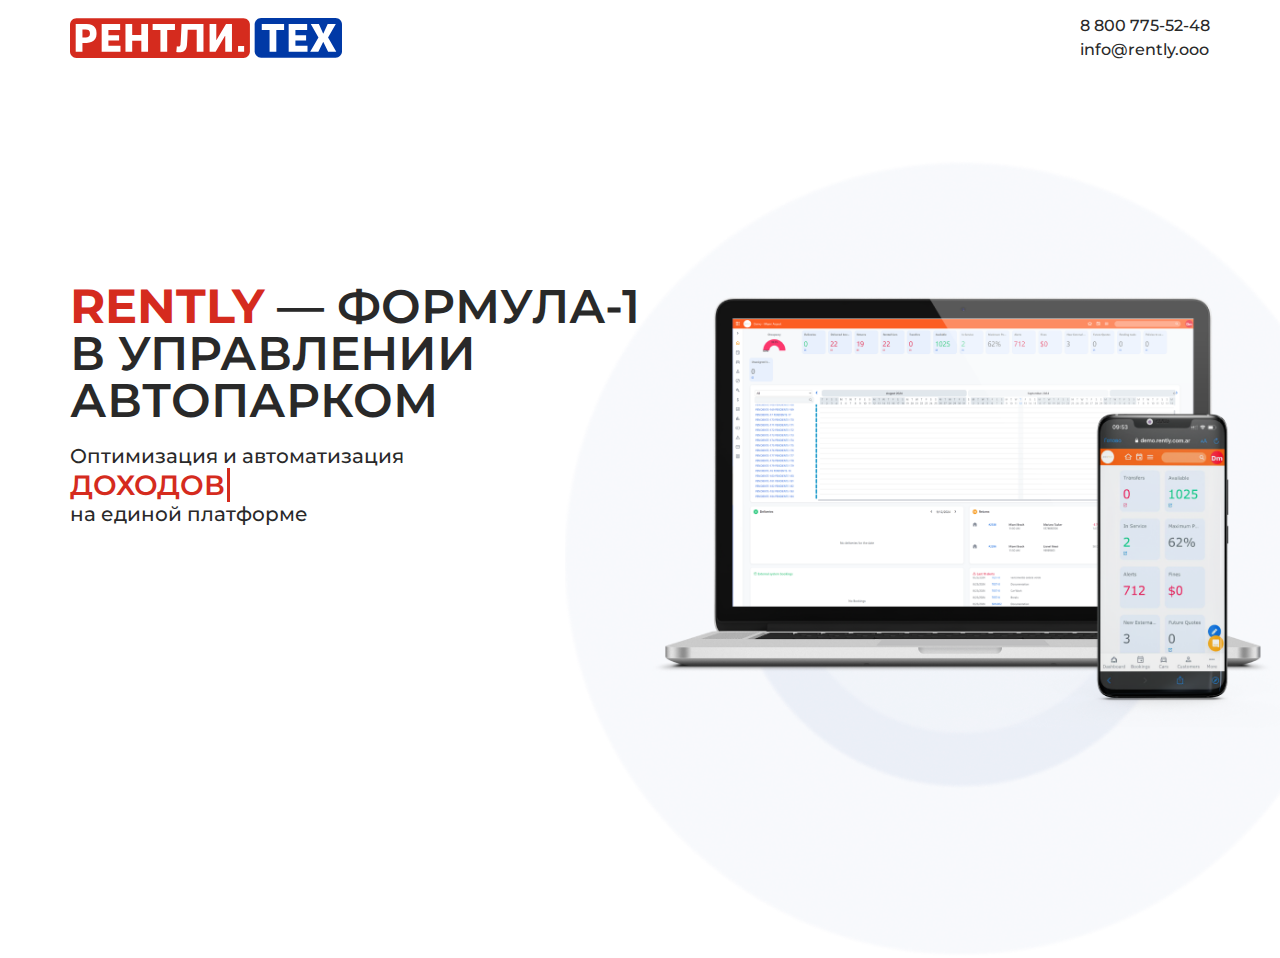
<file: plug.html>
<!DOCTYPE html>
<html lang="en">
<head>
    <meta charset="UTF-8">
    <title>RENTLY</title>
    <link rel="stylesheet" href="assets/css/style.css">
    <link rel="stylesheet" href="assets/fonts/style.css">
    <meta name="viewport" content="width=device-width, initial-scale=1"/>
    <link type="image/x-icon" href="assets/img/favicon.svg" rel="shortcut icon">
</head>
<body>
<!-- Yandex.Metrika counter -->
<script type="text/javascript" >
   (function(m,e,t,r,i,k,a){m[i]=m[i]||function(){(m[i].a=m[i].a||[]).push(arguments)};
   m[i].l=1*new Date();
   for (var j = 0; j < document.scripts.length; j++) {if (document.scripts[j].src === r) { return; }}
   k=e.createElement(t),a=e.getElementsByTagName(t)[0],k.async=1,k.src=r,a.parentNode.insertBefore(k,a)})
   (window, document, "script", "https://mc.yandex.ru/metrika/tag.js", "ym");

   ym(100603180, "init", {
        clickmap:true,
        trackLinks:true,
        accurateTrackBounce:true,
        webvisor:true
   });
</script>
<noscript><div><img src="https://mc.yandex.ru/watch/100603180" style="position:absolute; left:-9999px;" alt="" /></div></noscript>
<!-- /Yandex.Metrika counter -->
<div class="wrapper-plug">
    <div class="container-plug">
        <div class="header">
            <svg class="header-logo" width="272" height="40" viewBox="0 0 272 40" fill="none"
                 xmlns="http://www.w3.org/2000/svg">
                <g clip-path="url(#clip0_47_4)">
                    <path d="M173.497 0.274414H6.40261C2.86655 0.274414 0 3.15615 0 6.71096V33.5638C0 37.1186 2.86655 40.0003 6.40261 40.0003H173.497C177.033 40.0003 179.899 37.1186 179.899 33.5638V6.71096C179.899 3.15615 177.033 0.274414 173.497 0.274414Z"
                          fill="#D52B1E"/>
                    <path d="M265.597 0H191.069C187.532 0 184.666 2.88174 184.666 6.43655V33.2893C184.666 36.8441 187.532 39.7259 191.069 39.7259H265.597C269.133 39.7259 272 36.8441 272 33.2893V6.43655C272 2.88174 269.133 0 265.597 0Z"
                          fill="#0039A6"/>
                    <path d="M12.4419 33.7052H5.70605V6.01992H12.4419V33.7153V33.7052ZM9.54358 19.5021H15.8048C17.0571 19.5021 18.0467 19.1773 18.794 18.5174C19.5414 17.8575 19.915 16.9742 19.915 15.8778V14.9539C19.915 13.8575 19.5414 12.9844 18.794 12.3448C18.0467 11.7052 17.0369 11.3803 15.7644 11.3803H9.54358V6.00977H16.6834C18.6729 6.00977 20.3998 6.3651 21.8843 7.0656C23.3688 7.76611 24.5099 8.77119 25.3077 10.0707C26.1056 11.3702 26.5095 12.893 26.5095 14.6291V16.162C26.5095 17.9184 26.1056 19.4514 25.3077 20.7712C24.5099 22.091 23.3688 23.1062 21.8843 23.8169C20.3998 24.5275 18.6628 24.8829 16.6834 24.8829H9.54358V19.5123V19.5021Z"
                          fill="white"/>
                    <path d="M31.67 6.04028H50.1507V11.8982H38.4059V17.157H49.1004V22.3753H38.4059V27.8677H50.4941V33.7256H31.67V6.04028Z"
                          fill="white"/>
                    <path d="M62.1988 6.01953V16.9434H71.328V6.03984H78.0437V33.7353H71.328V22.8013H62.1988V33.7251H55.4629V6.01953H62.1988Z"
                          fill="white"/>
                    <path d="M104.956 6.04043V11.8983H97.1903V33.7155H90.4343V11.8881H82.6279V6.03027H104.966L104.956 6.04043Z"
                          fill="white"/>
                    <path d="M133.455 33.7051H126.719V11.6746H117.711C117.378 20.2736 117.136 25.3396 116.984 26.8726C116.742 29.2888 116.075 31.1162 114.975 32.365C113.874 33.6035 112.369 34.2431 110.46 34.2634H109.814C108.582 34.2634 107.411 34.1721 106.3 33.9995L106.855 28.2431C107.411 28.3751 108.017 28.436 108.673 28.436C109.743 28.4056 110.349 27.7355 110.501 26.4056C110.763 23.8066 111.117 17.0147 111.551 6.01978H133.465V33.7152L133.455 33.7051Z"
                          fill="white"/>
                    <path d="M146.291 6.01953V22.0094H147.603L144.725 25.0652L156.006 6.02968H161.964V33.7251H155.248V17.9079H154.026L156.682 15.0652L145.614 33.715H139.585V6.01953H146.301H146.291Z"
                          fill="white"/>
                    <path d="M174.103 28.0098V33.7052H168.074L168.094 28.0098H174.103Z" fill="white"/>
                    <path d="M214.094 6.04067V11.8985H206.328V33.7158H199.572V11.8884H191.766V6.03052H214.104L214.094 6.04067Z"
                          fill="white"/>
                    <path d="M218.679 6.04028H237.16V11.8982H225.415V17.157H236.109V22.3753H225.415V27.8677H237.503V33.7256H218.679V6.04028Z"
                          fill="white"/>
                    <path d="M248.894 6.01978L253.135 15.4208H253.368L257.68 6.01978H265.809L258.064 19.5731L266.294 33.7152H258.124L253.347 24.101H253.135L248.349 33.7152H240.179L248.45 19.5731L240.775 6.01978H248.904H248.894Z"
                          fill="white"/>
                </g>
                <defs>
                    <clipPath id="clip0_47_4">
                        <rect width="272" height="40" fill="white"/>
                    </clipPath>
                </defs>
            </svg>

            <div class="header-contacts">
                <a href="#">8 800 775-52-48</a>
                <a href="#">info@rently.ooo</a>
            </div>
        </div>
        <div class="content">
            <div class="content-blocks">
                <div class="content-block left">
                    <p class="title">
                        <b>RENTLY</b> — формула-1
                        в управлении
                        автопарком
                    </p>
                    <p class="description">
                        Оптимизация и автоматизация
                        <br>
                        <span>
                    ДОХОДОВ
                </span>
                        <br>
                        на единой платформе
                    </p>
                    <!--button class="content-button" type="button" onclick="openModal()">
                        Заказать демо
                    </button-->
                </div>
            </div>
            <!--button class="content-button mobile" type="button" onclick="openModal()">
                Заказать демо
            </button-->
            <img class="devices" src="assets/img/devices.png" alt="devices">
        </div>
        <div class="form-request">
            <div class="form-request-content">
                <svg onclick="openModal()" class="icon-close" width="22" height="22" viewBox="0 0 22 22" fill="none" xmlns="http://www.w3.org/2000/svg">
                    <path d="M11 13.3334L2.83332 21.5C2.52777 21.8056 2.13888 21.9584 1.66666 21.9584C1.19443 21.9584 0.805545 21.8056 0.49999 21.5C0.194434 21.1945 0.0416565 20.8056 0.0416565 20.3334C0.0416565 19.8611 0.194434 19.4722 0.49999 19.1667L8.66666 11L0.49999 2.83335C0.194434 2.5278 0.0416565 2.13891 0.0416565 1.66669C0.0416565 1.19446 0.194434 0.805576 0.49999 0.50002C0.805545 0.194465 1.19443 0.041687 1.66666 0.041687C2.13888 0.041687 2.52777 0.194465 2.83332 0.50002L11 8.66669L19.1667 0.50002C19.4722 0.194465 19.8611 0.041687 20.3333 0.041687C20.8055 0.041687 21.1944 0.194465 21.5 0.50002C21.8055 0.805576 21.9583 1.19446 21.9583 1.66669C21.9583 2.13891 21.8055 2.5278 21.5 2.83335L13.3333 11L21.5 19.1667C21.8055 19.4722 21.9583 19.8611 21.9583 20.3334C21.9583 20.8056 21.8055 21.1945 21.5 21.5C21.1944 21.8056 20.8055 21.9584 20.3333 21.9584C19.8611 21.9584 19.4722 21.8056 19.1667 21.5L11 13.3334Z" fill="#1B2934"/>
                </svg>
                <p class="title">
                    Заполните заявку
                </p>
                <p class="description">
                    Мы с вами свяжемся в ближайшее время
                </p>
                <form action="https://formspree.io/f/mdknvzzl"
                        method="POST">
                    <div class="form-group">
                        <label>
                            <input placeholder="Имя*" name="name" type="text">
                        </label>
                    </div>
                    <div class="form-group form-items">
                        <label>
                            <input placeholder="Телефон*" name="tel" type="tel">
                        </label>
                        <label>
                            <input placeholder="E-mail" name="email" type="email">
                        </label>
                    </div>
                    <div class="form-group">
                        <label>
                            <textarea placeholder="Ваш комментарий" name="message" rows="6"></textarea>
                        </label>
                    </div>
                    <div class="form-group">
                        <button type="submit">Отправить заявку</button>
                    </div>
                    <div class="form-group">
                       <p>
                           Нажимая на кнопку “Оставить заявку”, вы даете согласие на обработку персональных данных
                       </p>
                    </div>
                </form>
            </div>
        </div>
    </div>
</div>
</body>
<script src="assets/js/index.js"></script>
</html>
</file>
<file: assets/css/style.css>
* {
    padding: 0;
    margin: 0;
    box-sizing: border-box;
    font-family: 'Montserrat', sans-serif;
}

.wrapper,
.wrapper-plug {
    position: relative;
    background-color: white;
    max-width: 1440px;
    margin: 0 auto;
}

.wrapper {
    max-width: 100%;
    background-color: transparent;
    overflow: hidden;
}

.container-plug {
    margin: 0 auto;
    max-width: 1180px;
}

.wrapper .header {
    padding: 16px 0;
}

.header {
    position: relative;
    display: flex;
    justify-content: space-between;
    align-items: center;
    margin: 0 auto;
    padding: 16px 20px;
    background: #fff;
    z-index: 2;
}

.header-contacts {
    display: flex;
    flex-direction: column;
    gap: 4px;
}

.header-contacts a {
    font-size: 16px;
    font-weight: 500;
    line-height: 20px;
    text-decoration: none;
    color: #292929;
}

.content {
    position: relative;
    display: flex;
    justify-content: center;
    align-items: center;
    height: calc(100vh - 76px);
}

.content-blocks {
    position: relative;
    display: flex;
    justify-content: space-between;
    padding: 0 20px 45px;
}

.devices {
    position: absolute;
    bottom: -58px;
    right: -185px;
    width: 100%;
    max-width: 850px;
}

.content-block {
    display: flex;
    align-items: center;
}

.content-block.left {
    display: flex;
    flex-direction: column;
    align-items: start;
    flex-basis: 50%;
}

.content-block.left .description {
    margin-bottom: 124px;
}

.content-block .title {
    color: #292929;
    font-weight: 600;
    font-size: 47px;
    line-height: 100%;
    margin-bottom: 20px;
    text-transform: uppercase;
}

.content-block .title b {
    font-style: normal;
    font-weight: 700;
    font-size: 48px;
    line-height: 100%;
    text-transform: uppercase;
    color: #D52B1E;
}

.content-block p {
    font-style: normal;
    font-weight: 500;
    font-size: 20px;
    line-height: 24px;
    color: #292929;
}

.content-block p span {
    font-style: normal;
    font-weight: 600;
    font-size: 28px;
    line-height: 34px;
    color: #D52B1E;
    border-right: 3px solid #D52B1E;
    padding-right: 2px;
    transition: opacity 0.3s;
    animation: blink 1s infinite;
}

@keyframes blink {
    0% {
        border-right: 3px solid #D52B1E;
    }
    50% {
        border-right: 3px solid transparent;
    }
    100% {
        border-right: 3px solid #D52B1E;
    }
}

.content-button {
    padding: 16px 20px;
    max-width: 256px;
    width: 100%;
    height: 52px;
    background: #0039A6;
    border-radius: 12px;
    border: none;
    font-style: normal;
    font-weight: 600;
    font-size: 16px;
    line-height: 20px;
    color: #FFFFFF;
    transition: background .3s;
    cursor: pointer;
}

.content-button:hover {
    background: #003291;
}

.content-button.mobile {
    display: none;
}

.form-request {
    display: none;
    position: fixed;
    top: 0;
    left: 0;
    right: 0;
    bottom: 0;
    margin: 0 auto;
    background-color: rgba(0, 0, 0, 0.4);
    z-index: 3;
}

.form-request.open {
    display: block;
}

.form-request-content {
    position: absolute;
    top: 50%;
    transform: translateY(-50%) translateX(-50%);
    left: 50%;
    right: auto;
    display: flex;
    flex-direction: column;
    justify-content: center;
    align-items: center;
    padding: 50px 20px 24px;
    border-radius: 10px;
    background: #fff;
    max-width: 700px;
    width: 100%;
}

.form-request-content .title {
    font-style: normal;
    font-weight: 700;
    font-size: 32px;
    line-height: 100%;
    color: #1B2934;
    margin-bottom: 8px;
}

.form-request-content .description {
    font-style: normal;
    font-weight: 500;
    font-size: 20px;
    line-height: 24px;
    text-align: center;
    color: #1B2934;
    margin-bottom: 20px;
}

.form-request-content .icon-close {
    position: absolute;
    top: 20px;
    right: 20px;
    cursor: pointer;
}

.form-request-content form {
    display: flex;
    flex-direction: column;
    gap: 8px;
    width: 100%;
}

.form-request-content form label,
.form-request-content form label input {
    width: 100%;
}

.form-request-content form .form-group {
    display: flex;
    gap: 12px;
}

.form-group p {
    font-style: normal;
    font-weight: 500;
    font-size: 14px;
    line-height: 17px;
    color: #000000;
}

.form-group button {
    display: flex;
    flex-direction: row;
    justify-content: center;
    align-items: center;
    max-width: 256px;
    width: 100%;
    height: 52px;
    background: #0039A6;
    border-radius: 12px;
    font-style: normal;
    font-weight: 600;
    font-size: 16px;
    line-height: 20px;
    color: #FFFFFF;
    border: none;
    cursor: pointer;
    transition: background .3s;
}

.form-group button:hover {
    background: #003291;
}

.form-group input {
    box-sizing: border-box;
    display: flex;
    flex-direction: column;
    justify-content: center;
    align-items: flex-start;
    padding: 10px 12px;
    gap: 5px;
    height: 60px;
    background: #FFFFFF;
    border: 1px solid #D4D4D4;
    border-radius: 5px;
    outline: none;
}

.form-group textarea {
    padding: 10px 12px;
    border: 1px solid #D4D4D4;
    outline: none;
    border-radius: 5px;
    width: 100%;
}

@media screen and (max-width: 1076px) {
    .header-logo {
        width: 192px;
        height: 28px;
    }

    .header-contacts a {
        font-size: 12px;
    }

    .content {
        flex-direction: column;
        align-items: center;
        justify-content: start;
    }

    .content-blocks {
        height: 100vh;
    }

    .devices {
        position: absolute;
        top: 50%;
        right: 50%;
        width: 60%;
        transform: translateY(-36%) translateX(55%);
    }


    .content-block.left {
        align-items: center;
        padding-top: 40px;
        margin-bottom: 35px;
        flex-basis: 100%;
    }

    .content-block.left .description {
        text-align: center;
        margin-bottom: 0;
    }

    .content-button {
        display: none;
    }

    .content-button.mobile {
        display: block;
        margin-bottom: 45px;
    }

    .content-block .title b {
        font-size: 32px;
    }

    .content-block .title {
        font-weight: 600;
        font-size: 32px;
        line-height: 100%;
        max-width: 500px;
        text-align: center;
        margin-bottom: 16px;
    }

    .content-block p {
        font-size: 16px;
        line-height: 20px;
    }
}

@media screen and (max-width: 768px) {
    .form-group button {
        max-width: 100%;
    }
}

@media screen and (max-width: 500px) {
    .devices {
        position: absolute;
        top: 50%;
        right: 50%;
        width: 85%;
        transform: translateY(-15%) translateX(54%);
    }

    .form-request-content .description {
        font-size: 16px;
        line-height: 20px;
    }

    .form-items {
        flex-direction: column;
    }

    .form-group p {
        font-size: 12px;
        line-height: 15px;
    }
}

.container {
    margin: 0 auto;
    max-width: 1200px;
}

.nav-menu {
    display: flex;
    align-items: center;
    gap: 32px;
    list-style: none;
}

.nav-menu a {
    text-decoration: none;
    font-family: 'Montserrat', sans-serif;
    font-style: normal;
    font-weight: 500;
    font-size: 20px;
    line-height: 24px;
    font-feature-settings: 'pnum' on, 'lnum' on, 'ordn' on, 'kern' off;
    color: #292929;
}

.wrapper .header {
    margin-bottom: 85px;
}

.main-screen {
    position: relative;
    margin-bottom: 34px;
}

.main-screen .image-anim {
    position: absolute;
    z-index: -1;
}

.main-screen .finish-flag,
.main-screen .gold-button,
.main-screen .time {
    left: 0;
}

.main-screen .champion,
.main-screen .pink-button,
.main-screen .blue-button {
    right: 0;
}

.main-screen .finish-flag {
    top: 239px;
    left: 60px;
    width: 236px;
    height: 236px;
}

.main-screen .gold-button {
    top: 536px;
    left: 34px;
    width: 87px;
    height: 92px;
}

.main-screen .time {
    bottom: 10px;
    left: 67px;
    width: 278px;
    height: 231px;
}

.main-screen .champion {
    top: 239px;
    right: 60px;
}

.main-screen .pink-button {
    top: 389px;
    right: 40px;
}

.main-screen .blue-button {
    bottom: 125px;
    right: 80px;
}

.color-red {
    color: #D52B1E;
}

.main-screen-content {
    display: flex;
    flex-direction: column;
    justify-content: center;
    align-items: center;
    gap: 24px;
}

h1 {
    font-style: normal;
    font-weight: 600;
    font-size: 60px;
    line-height: 100%;
    text-align: center;
    text-transform: uppercase;
    font-feature-settings: 'pnum' on, 'lnum' on, 'ordn' on, 'kern' off;
    color: #262B2E;
}

.main-screen-content .description {
    font-style: normal;
    font-weight: 500;
    font-size: 28px;
    line-height: 34px;
    text-align: center;
    font-feature-settings: 'pnum' on, 'lnum' on, 'ordn' on, 'kern' off;
    color: #262B2E;
}

.main-screen-content .description span {
    font-style: normal;
    font-weight: 600;
    font-size: 40px;
    line-height: 49px;
    color: #D52B1E;
    transition: opacity 0.3s;
    animation: blink 1s infinite;
}

.main-image {
    margin: 0 auto;
    display: block;
    width: 100%;
    max-width: 945px;
}

.section-50 {
    margin-bottom: 120px;
}

.section-title {
    margin: 0 auto 60px;
    max-width: 875px;
}

h2 {
    font-style: normal;
    font-weight: 600;
    font-size: 40px;
    line-height: 100%;
    text-align: center;
    font-feature-settings: 'pnum' on, 'lnum' on, 'ordn' on, 'kern' off;
    color: #262B2E;
    margin-bottom: 12px;
}

.details {
    font-style: normal;
    font-weight: 500;
    font-size: 18px;
    line-height: 140%;
    text-align: center;
    font-feature-settings: 'pnum' on, 'lnum' on, 'ordn' on, 'kern' off;
    color: #262B2E;
}

.section-50-content {
    display: flex;
    justify-content: space-between;
    flex-wrap: wrap;
    gap: 16px;
}

.section-50-item {
    position: relative;
    flex-basis: calc(50% - 16px);
    display: flex;
    flex-direction: column;
    justify-content: space-between;
    overflow: hidden;
    border-radius: 32px;
    background: #f7f7f9;
    padding: 28px 20px;
    min-height: 306px;
    height: 100%;
}

.section-50-item:first-child:before,
.section-50-item:first-child:after,
.section-50-item:nth-child(2):before,
.section-50-item:nth-child(2):after,
.section-50-item:nth-child(3):before,
.section-50-item:nth-child(3):after {
    position: absolute;
    content: '';
}

.section-50-item:first-child:before {
    bottom: -184px;
    left: 84px;
    width: 405px;
    height: 341px;
    background: url("../img/front-page/section-50-1.png") no-repeat center center;
}

.section-50-item:first-child:after {
    bottom: -39px;
    right: -59px;
    width: 392px;
    height: 261px;
    background: url("../img/front-page/section-50-2.png") no-repeat center center;
}

.section-50-item:nth-child(2):before {
    bottom: -32px;
    left: 0;
    width: 350px;
    height: 233px;
    background: url("../img/front-page/section-50-3.png") no-repeat center center;
}

.section-50-item:nth-child(2):after {
    bottom: -110px;
    right: 71px;
    width: 289px;
    height: 289px;
    background: url("../img/front-page/section-50-4.png") no-repeat center center;
}

.section-50-item:nth-child(3):before {
    bottom: -0px;
    left: 52px;
    width: 135px;
    height: 155px;
    background: url("../img/front-page/section-50-5.png") no-repeat center center;
}

.section-50-item:nth-child(3):after {
    bottom: -70px;
    right: 75px;
    width: 233px;
    height: 255px;
    background: url(../img/front-page/section-50-6.png) no-repeat center center;
    background-size: contain;
}

.bg-blue-10 {
    background: rgba(0, 68, 197, 0.1) !important;
}

.section-50-item .title {
    font-style: normal;
    font-weight: 700;
    font-size: 20px;
    line-height: 120%;
    text-transform: uppercase;
    font-feature-settings: 'pnum' on, 'lnum' on, 'ordn' on, 'kern' off;
    color: #2B3134;
    margin-bottom: 8px;
}

.section-50-item ul {
    list-style: none;
    padding: 0;
}

.section-50-item ul li {
    position: relative;
    padding-left: 20px;
    font-weight: 500;
    font-size: 14px;
    line-height: 140%;
    font-feature-settings: 'pnum' on, 'lnum' on, 'ordn' on, 'kern' off;
    color: rgba(43, 49, 52, 0.8);
}

.section-50-item ul li:before {
    content: '•';
    font-size: 20px;
    position: absolute;
    left: 5px;
    top: -2px;
    color: rgba(43, 49, 52, 0.8);
}

.section-33 {
    margin-bottom: 120px;
}

.section-33 .section-title {
    max-width: 700px;
}

.section-33 .section-title h2 {
    margin-bottom: 0;
}

.section-33-content {
    display: flex;
    justify-content: space-between;
    align-items: center;
    gap: 16px;
    flex-wrap: wrap;
}

.section-33-item {
    position: relative;
    display: flex;
    flex-direction: column;
    align-items: center;
    flex-basis: calc(33% - 16px);
    background: #F7F7F9;
    border-radius: 32px;
    min-height: 324px;
    height: 100%;
    padding: 28px 20px;
    overflow: hidden;
}

.section-33-item:before,
.section-33-item:after {
    position: absolute;
    content: '';
}

.section-33-item:first-child:before {
    bottom: -3px;
    left: -106px;
    width: 592px;
    height: 160px;
    background: url("../img/front-page/section-33-1.png") no-repeat center center;
}

.section-33-item:nth-child(2):before {
    bottom: -104px;
    left: -76px;
    width: 592px;
    height: 300px;
    background: url("../img/front-page/section-33-2.png") no-repeat center center;
}

.section-33-item:nth-child(3):before {
    bottom: 10px;
    left: 26px;
    width: 320px;
    height: 168px;
    background: url("../img/front-page/section-33-3.png") no-repeat center center;
}

.section-33-item:nth-child(4):before {
    bottom: 0;
    left: 0;
    width: 384px;
    height: 188px;
    background: url("../img/front-page/section-33-4.png") no-repeat center center;
}

.section-33-item:nth-child(5):before {
    bottom: -79px;
    left: 30px;
    width: 310px;
    height: 236px;
    background: url(../img/front-page/section-33-5.png) no-repeat center center;
    background-size: contain;
}

.section-33-item:nth-child(6):before {
    bottom: 0;
    left: 0;
    width: 384px;
    height: 188px;
    background: url("../img/front-page/section-33-6.png") no-repeat center center;
}

.section-33-item p {
    font-weight: 500;
    font-size: 14px;
    line-height: 140%;
    text-align: center;
    font-feature-settings: 'pnum' on, 'lnum' on, 'ordn' on, 'kern' off;
    color: rgba(38, 43, 46, 0.8);
}

.section-33-item .title {
    font-weight: 700;
    font-size: 20px;
    line-height: 120%;
    text-align: center;
    text-transform: uppercase;
    font-feature-settings: 'pnum' on, 'lnum' on, 'ordn' on, 'kern' off;
    color: #0039A6;
    margin-bottom: 8px;
}

.yellow {
    background: #FFFBDF !important;
}

.red-5 {
    background: rgba(213, 43, 30, .05);
}

.join-us {
    display: flex;
    align-items: start;
    justify-content: space-between;
    gap: 16px;
    margin-bottom: 60px;
}

.join-us-block {
    flex-basis: calc(40% - 16px);
}

.join-us-item-left {
    display: flex;
    flex-direction: column;
    align-items: center;
    padding: 28px 20px;
    background: #F7F7F9;
    border-radius: 32px 32px 0px 32px;
}

.join-us-item-left p {
    font-weight: 500;
    font-size: 18px;
    line-height: 140%;
    font-feature-settings: 'pnum' on, 'lnum' on, 'ordn' on, 'kern' off;
    color: #54595B;
}

.join-us-block-right {
    display: flex;
    gap: 16px;
    flex-basis: 60%;
}

.join-us-item-right img {
    max-width: 350px;
    width: 100%;
    min-height: 350px;
    max-height: 364px;
    height: 100%;
    border-radius: 32px;
    margin-bottom: 20px;
}

.join-us-item-right p {
    font-weight: 400;
    font-size: 12px;
    line-height: 15px;
    text-align: center;
    font-feature-settings: 'pnum' on, 'lnum' on, 'ordn' on, 'kern' off;
    color: #5F5F5F;
}

.join-us-item-right .title {
    font-weight: 700;
    font-size: 20px;
    line-height: 120%;
    text-transform: uppercase;
    font-feature-settings: 'pnum' on, 'lnum' on, 'ordn' on, 'kern' off;
    color: #5F5F5F;
}

.footer {
    display: flex;
    align-items: start;
    justify-content: space-between;
    padding: 40px 0 80px;
}

.footer .address,
.footer .contacts {
    display: flex;
    flex-direction: column;
}

.footer .title {
    font-weight: 500;
    font-size: 16px;
    line-height: 20px;
    font-feature-settings: 'pnum' on, 'lnum' on, 'ordn' on, 'kern' off;
    color: #1B2934;
    margin-bottom: 10px;
}

.footer p {
    font-weight: 600;
    font-size: 16px;
    line-height: 24px;
    font-feature-settings: 'pnum' on, 'lnum' on, 'ordn' on, 'kern' off;
    color: #1B2934;
}

.join-us-item-left p span {
    font-size: 20px;
    line-height: 28px;
    font-weight: 700;
}

@media screen and (max-width: 1076px) {
    .container {
        padding: 0 20px;
    }

    .main-screen-content {
        gap: 8px;
        margin-bottom: 20px;
    }

    h1 {
        font-size: 24px;
        line-height: 26px;
    }

    .main-screen-content .description {
        font-size: 16px;
        line-height: 22px;
        margin-bottom: 20px;
    }

    .main-screen-content .description span {
        font-size: 24px;
        line-height: 26px;
    }

    .main-screen-content .content-button {
        display: block;
    }

    .main-screen .finish-flag {
        top: 104px;
        left: -10px;
        width: 200px;
        height: 200px;
    }

    .main-screen .gold-button {
        top: 450px;
        left: 0;
        width: 65px;
        height: 65px;
    }

    .main-screen .time {
        bottom: -4px;
        left: 27px;
        width: 150px;
        height: 120px;
        z-index: 1;
    }

    .main-screen .champion {
        top: auto;
        bottom: -44px;
        right: -20px;
        width: 156px;
        height: 135px;
        z-index: 1;
        transform: rotate(-15deg);
    }

    .main-screen .pink-button {
        top: 205px;
        right: -15px;
        width: 175px;
        height: 225px;
    }

    .main-screen .blue-button {
        top: 300px;
        right: auto;
        left: 2px;
        width: 100px;
        height: 100px;
        transform: rotate(-79deg);
    }

    .wrapper .header {
        margin-bottom: 20px;
    }

    .section-33,
    .section-50,
    .main-screen {
        margin-bottom: 60px;
    }

    h2 {
        font-size: 18px;
        line-height: 22px;
        margin-bottom: 8px;
    }

    .details {
        font-size: 16px;
        line-height: 22px;
    }

    .section-50-item {
        flex-basis: 100%;
        min-height: 360px;
    }

    .section-50-item .content-button {
        position: relative;
        display: block;
        z-index: 1;
    }

    .section-33-item {
        flex-basis: calc(50% - 16px);
    }

    .section-33 .section-title {
        margin: 0 auto 16px;
    }

    .section-50-item .title,
    .section-33-item .title {
        font-size: 16px;
        line-height: 20px;
    }

    .section-50-item ul li,
    .section-33-item p {
        font-size: 14px;
        line-height: 20px;
    }

    .join-us {
        flex-direction: column;
        margin-bottom: 40px;
    }

    .join-us-block-right {
        margin: 0 auto;
    }

    .join-us-item-left p {
        font-size: 16px;
        line-height: 22px;
    }

    .join-us-item-right img {
        margin-bottom: 12px;
    }

    .join-us-item-right .title {
        font-size: 16px;
        line-height: 22px;
    }

    .footer {
        flex-direction: column;
        gap: 12px;
        padding: 12px 0 28px;
    }

    .footer .title {
        font-size: 12px;
        line-height: 14px;
    }

    .footer p {
        font-size: 14px;
        line-height: 21px;
    }
}

.section-50-item div {
    position: relative;
    z-index: 2;
}

.section-33-item p {
    position: relative;
    z-index: 2;
}

@media screen and (max-width: 768px) {
    .section-33-item {
        flex-basis: 100%;
    }

    .join-us-block-right {
        flex-direction: column;
    }

    .join-us-item-right img {
        min-height: 250px;
    }

    .header-contacts,
    .nav-menu {
        display: none;
    }

    .burger-menu {

    }

    .main-screen .finish-flag {
        top: 104px;
        left: -10px;
        width: 75px;
        height: 75px;
    }

    .main-screen .gold-button {
        top: 330px;
        left: 0;
        width: 21px;
        height: 23px;
    }

    .main-screen .time {
        bottom: -4px;
        left: 27px;
        width: 89px;
        height: 71px;
        z-index: 1;
    }

    .main-screen .champion {
        top: auto;
        bottom: -44px;
        right: -20px;
        width: 106px;
        height: 93px;
        z-index: 1;
        transform: rotate(-15deg);
    }

    .main-screen .pink-button {
        top: 205px;
        right: -15px;
        width: 99px;
        height: 125px;
    }

    .main-screen .blue-button {
        top: 228px;
        right: auto;
        left: 2px;
        width: 53px;
        height: 53px;
        transform: rotate(-79deg);
    }

    .section-50-item:first-child:before {
        bottom: 0;
        left: auto;
        width: 100%;
        max-width: 700px;
        height: 160px;
        background: url(../img/front-page/section-50-1.png) no-repeat center center;
        background-size: auto;
    }

    .section-50-item:first-child:after {
        bottom: 30px;
        right: 0;
        width: 256px;
        height: 171px;
        background: url("../img/front-page/section-50-2.png") no-repeat center center;
    }

    .section-50-item:nth-child(2):before {
        bottom: -10px;
        left: -63px;
        width: 252px;
        height: 168px;
        background: url("../img/front-page/section-50-3.png") no-repeat center center;
        background-size: contain;
    }

    .section-50-item:nth-child(2):after {
        bottom: -50px;
        right: -20px;
        width: 209px;
        height: 209px;
        background: url("../img/front-page/section-50-4.png") no-repeat center center;
        background-size: cover;
    }

    .section-50-item:nth-child(3):before {
        bottom: 60px;
        left: 10px;
        width: 85px;
        height: 85px;
        background: url("../img/front-page/section-50-5.png") no-repeat center center;
        background-size: contain;
    }

    .section-50-item:nth-child(3):after {
        bottom: -40px;
        right: 20px;
        width: 163px;
        height: 178px;
        background: url(../img/front-page/section-50-6.png) no-repeat center center;
        background-size: contain;
    }

    .section-50-item:nth-child(4):before {
        position: absolute;
        content: '';
        bottom: 40px;
        left: 40px;
        width: 200px;
        height: 202px;
        background: url("../img/front-page/rocket.png") no-repeat center center;
        background-size: contain;
    }

    .section-33-item:first-child:before {
        bottom: -3px;
        left: -106px;
        width: 592px;
        height: 160px;
        background: url("../img/front-page/section-33-1.png") no-repeat center center;
    }

    .section-33-item:nth-child(2):before {
        bottom: -104px;
        left: auto;
        width: 492px;
        height: 255px;
        background: url(../img/front-page/section-33-2.png) no-repeat center center;
        margin: 0 auto;
        background-size: cover;
    }

    .section-33-item:nth-child(3):before {
        bottom: -0px;
        left: auto;
        max-width: 320px;
        width: 100%;
        height: 168px;
        background: url("../img/front-page/section-33-3.png") no-repeat center center;
        background-size: contain;
        margin: 0 auto;
    }

    .section-33-item:nth-child(4):before {
        bottom: 0px;
        left: auto;
        max-width: 384px;
        width: 100%;
        height: 188px;
        background: url("../img/front-page/section-33-4.png") no-repeat center center;
        background-size: contain;
        margin: 0 auto;
    }

    .section-33-item:nth-child(5):before {
        bottom: -79px;
        left: auto;
        max-width: 310px;
        width: 100%;
        height: 236px;
        background: url(../img/front-page/section-33-5.png) no-repeat center center;
        background-size: contain;
        margin: 0 auto;
    }

    .section-33-item:nth-child(6):before {
        bottom: 0;
        left: auto;
        max-width: 550px;
        width: 100%;
        height: 163px;
        background: url("../img/front-page/section-33-6-mobile.png") no-repeat center center;
        background-size: auto;
        margin: 0 auto;
    }

}

.footer-logo-mobile {
    display: none;
}

.footer-logo {
    margin-top: -25px;
    margin-right: -25px;
    width: 110px;
    height: 110px;
    object-fit: cover;
}

.menu {
    display: none;
}

.contacts a {
    text-decoration: none;
    color: #1B2934;
}

.color-blue {
    color: rgba(0, 57, 166, 1) !important;
}

.red-10 {
    background: rgba(229, 26, 11, 0.1) !important;
}

@media screen and (max-width: 1076px) {
    .footer-logo {
        display: none;
    }

    .footer-logo-mobile {
        display: block;
        width: 85px;
        height: 85px;
    }

    .footer .contacts {
        flex-direction: row;
        justify-content: space-between;
        width: 100%;
    }
}

.max-905 {
    max-width: 905px !important;
}

.uppercase {
    text-transform: uppercase;
}

.header-logo-mobile {
    display: none;
}

@media screen and (max-width: 768px) {
    .header-logo {
        display: none;
    }

    .header-logo-mobile {
        display: block;
    }

    .wrapper .header {
        padding: 0;
    }

    .menu {
        display: block;
    }

    .footer-main-logo {
        width: 192px;
        height: 28px;
    }
}

.burger-checkbox {
    position: absolute;
    visibility: hidden;
}

.burger {
    position: relative;
    z-index: 1;
    cursor: pointer;
    display: block;
    border: none;
    background: transparent;
    width: 30px;
    height: 26px;
}

.burger::before,
.burger::after {
    content: '';
    left: 0;
    position: absolute;
    display: block;
    width: 100%;
    height: 4px;
    border-radius: 10px;
    background: rgba(0, 57, 166, 1);
}

.burger::before {
    top: 0;
    box-shadow: 0 11px 0 rgba(0, 57, 166, 1);
    transition: box-shadow .3s .15s, top .3s .15s, transform .3s;
}

.burger::after {
    bottom: 0;
    transition: bottom .3s .15s, transform .3s;
}

.burger-checkbox:checked + .burger::before {
    top: 11px;
    transform: rotate(45deg);
    box-shadow: 0 6px 0 rgba(0, 0, 0, 0);
    transition: box-shadow .15s, top .3s, transform .3s .15s;
}

.burger-checkbox:checked + .burger::after {
    bottom: 11px;
    transform: rotate(-45deg);
    transition: bottom .3s, transform .3s .15s;
}

.menu-list {
    top: 0;
    right: 0;
    position: fixed;
    gap: 12px;
    padding: 0 15px 80px;
    margin: 80px 0 0;
    background: white;
    list-style-type: none;
    transform: translateX(200%);
    transition: .5s;
    width: 100%;
    min-height: 100vh;
}

.menu-item {
    display: block;
    padding: 8px;
    text-align: left;
    text-decoration: none;
    font-style: normal;
    font-weight: 700;
    font-size: 20px;
    line-height: 120%;
    text-transform: uppercase;
    font-feature-settings: 'pnum' on, 'lnum' on, 'ordn' on, 'kern' off;
    color: #292929;
}

.menu-item:hover {
    background: rgba(255, 255, 255, .2)
}

.burger-checkbox:checked ~ .menu-list {
    transform: translateX(0px);
}

.section-platform-content {
    display: flex;
    flex-direction: column;
    gap: 40px;
}

.section-platform-33 {
    display: flex;
    gap: 16px;
    flex-wrap: wrap;
}

.section-platform-50 {
    display: flex;
    gap: 16px;
    flex-wrap: wrap;
    margin-bottom: 60px;
}

.platform .section-33-item {
    min-height: 240px;

}

.section-platform-33-item {
    position: relative;
    display: flex;
    flex-direction: column;
    align-items: center;
    flex-basis: calc(33% - 16px);
    background: #F7F7F9;
    border-radius: 32px;
    min-height: 240px;
    height: 100%;
    padding: 28px 20px;
    text-align: center;
    overflow: hidden;
}

.section-platform-50-item {
    position: relative;
    display: flex;
    flex-direction: column;
    align-items: center;
    flex-basis: calc(50% - 16px);
    background: #F7F7F9;
    border-radius: 32px;
    min-height: 240px;
    height: 100%;
    padding: 28px 20px;
    overflow: hidden;
    text-align: center;
}

@media screen and (max-width: 768px) {
    .platform .section-33-item,
    .section-platform-33-item,
    .section-platform-50-item {
        min-height: 280px;
    }

    .platform .section-33.first .section-33-item:first-child:before {
        left: -100px !important;
    }

    .platform .section-33.second .section-33-item:first-child:before {
        left: -70px !important;
    }

    .platform .section-33.three .section-33-item:nth-child(3):before {
        background-size: contain !important;
    }

    .section-platform-33 .section-platform-33-item:first-child:before {
        position: absolute;
        content: '';
        bottom: -20px !important;
        left: auto;
        background: url(../img/platform/platform-section-50-1.png) no-repeat center;
        width: 312px !important;
        height: 140px;
        background-size: contain !important;
        margin: 0 auto;
    }

    .section-platform-50 .section-platform-50-item:first-child:before {
        left: -180px !important;
    }
}

.platform .section-33.first .section-33-item:first-child:before {
    position: absolute;
    content: '';
    bottom: 0;
    left: auto;
    background: url(../img/platform/platform-section-33-1.png) no-repeat center;
    width: 592px;
    height: 120px;
    background-size: contain;
}

.platform .section-33.first .section-33-item:nth-child(2):before {
    position: absolute;
    content: '';
    bottom: 0;
    left: auto;
    background: url(../img/platform/platform-section-33-2.png) no-repeat center;
    width: 592px;
    height: 168px;
    background-size: contain;
    margin: 0 auto;
}

.platform .section-33.first .section-33-item:nth-child(3):before {
    position: absolute;
    content: '';
    bottom: -30px;
    left: auto;
    background: url(../img/platform/platform-section-33-3.png) no-repeat center;
    width: 592px;
    height: 188px;
    background-size: auto;
    margin: 0 auto;
}

.platform .section-33.second .section-33-item:first-child:before {
    position: absolute;
    content: '';
    bottom: -30px;
    left: auto;
    background: url(../img/platform/platform-section-33-4.png) no-repeat center;
    width: 592px;
    height: 171px;
    background-size: auto;
}

.platform .section-33.second .section-33-item:nth-child(2):before {
    position: absolute;
    content: '';
    bottom: 0;
    left: auto;
    background: url(../img/platform/platform-section-33-5.png) no-repeat center;
    width: 592px;
    height: 160px;
    background-size: auto;
    margin: 0 auto;
}

.platform .section-33.second .section-33-item:nth-child(3):before {
    position: absolute;
    content: '';
    bottom: -20px;
    left: auto;
    background: url(../img/platform/platform-section-33-6.png) no-repeat center;
    width: 592px;
    height: 188px;
    background-size: auto;
    margin: 0 auto;
}


.platform .section-33.three .section-33-item:first-child:before {
    position: absolute;
    content: '';
    bottom: -10px;
    left: auto;
    background: url(../img/platform/platform-section-33-7.png) no-repeat center;
    width: 592px;
    height: 160px;
    background-size: auto;
}

.platform .section-33.three .section-33-item:nth-child(2):before {
    position: absolute;
    content: '';
    bottom: 0;
    left: auto;
    background: url(../img/platform/platform-section-33-8.png) no-repeat center;
    width: 592px;
    height: 160px;
    background-size: auto;
    margin: 0 auto;
}

.platform .section-33.three .section-33-item:nth-child(3):before {
    position: absolute;
    content: '';
    bottom: -30px;
    left: auto;
    background: url(../img/platform/platform-section-33-9.png) no-repeat center;
    width: 592px;
    height: 188px;
    background-size: auto;
    margin: 0 auto;
}

.section-platform-33 .section-platform-33-item:first-child:before {
    position: absolute;
    content: '';
    bottom: -10px;
    left: auto;
    background: url(../img/platform/platform-section-50-1.png) no-repeat center;
    width: 592px;
    height: 160px;
    background-size: auto;
    margin: 0 auto;
}

.section-platform-33 .section-platform-33-item:nth-child(2):before {
    position: absolute;
    content: '';
    bottom: 0;
    left: auto;
    background: url(../img/platform/platform-section-50-2.png) no-repeat center;
    width: 592px;
    height: 160px;
    background-size: auto;
    margin: 0 auto;
}

.section-platform-33 .section-platform-33-item:nth-child(3):before {
    position: absolute;
    content: '';
    bottom: -10px;
    left: auto;
    background: url(../img/platform/platform-section-50-3.png) no-repeat center;
    width: 592px;
    height: 169px;
    background-size: auto;
    margin: 0 auto;
}

.section-platform-50 .section-platform-50-item:first-child:before {
    position: absolute;
    content: '';
    bottom: 0;
    left: auto;
    background: url(../img/platform/platform-section-50-4.png) no-repeat center;
    width: 592px;
    height: 172px;
    background-size: auto;
    margin: 0 auto;
}

.section-platform-50 .section-platform-50-item:nth-child(2):before {
    position: absolute;
    content: '';
    bottom: 0;
    left: auto;
    background: url(../img/platform/platform-section-50-5.png) no-repeat center;
    width: 592px;
    height: 191px;
    background-size: auto;
    margin: 0 auto;
}

@media screen and (max-width: 1076px) {
    .section-platform-33-item {
        flex-basis: calc(50% - 16px);
    }
}

@media screen and (max-width: 768px) {
    .section-platform-50 {
        margin-bottom: 40px;
    }

    .section-platform-50-item,
    .section-platform-33-item {
        flex-basis: 100%;
    }
}

.integrations .section-50-item:first-child:before {
    bottom: -40px;
    left: -10px;
    background: url(../img/integrations/integrations-1.png) no-repeat center;
    width: 592px;
    height: 160px;
    background-size: auto;
    margin: 0 auto;
}

.integrations .section-50-item:nth-child(2):before {
    bottom: 0;
    left: auto;
    background: url(../img/integrations/integrations-2.png) no-repeat center;
    width: 592px;
    height: 195px;
    background-size: auto;
    margin: 0 auto;
}

.integrations .section-50-item:nth-child(3):before {
    bottom: -80px;
    left: auto;
    background: url(../img/integrations/integrations-3.png) no-repeat center;
    width: 552px;
    height: 270px;
    background-size: auto;
    margin: 0 auto;
}

.integrations .section-50-item:nth-child(4) {
min-height: 212px !important;
}

.integrations .section-50-item:nth-child(4):before {
    display: none;
}

.integrations .section-50-item:first-child:after,
.integrations .section-50-item:nth-child(2):after,
.integrations .section-50-item:nth-child(3):after {
    display: none;
}

@media screen and (max-width: 500px) {
    .integrations .section-50-item:first-child:before {
        bottom: -30px;
        left: -30px;
        width: 382px;
        height: 160px;
        background-size: contain;
    }

    .integrations .section-50-item:nth-child(2):before {
        bottom: -71px;
        left: -228px;
        background-size: contain;
    }

    .integrations .section-50-item:nth-child(3):before {
        bottom: -42px;
        left: -179px;
        background-size: auto;
    }
}
</file>
<file: assets/fonts/style.css>
@font-face {
font-family: "Montserrat";
src: url("Montserrat-Regular.ttf") format("truetype");
    font-style: normal;
    font-weight: 400;
}

@font-face {
font-family: "Montserrat";
src: url("Montserrat-Medium.ttf") format("truetype");
    font-style: normal;
    font-weight: 500;
}


@font-face {
font-family: "Montserrat";
src: url("Montserrat-SemiBold.ttf") format("truetype");
    font-style: normal;
    font-weight: 600;
}

@font-face {
font-family: "Montserrat";
src: url("Montserrat-Bold.ttf") format("truetype");
    font-style: normal;
    font-weight: 700;
}
</file>
